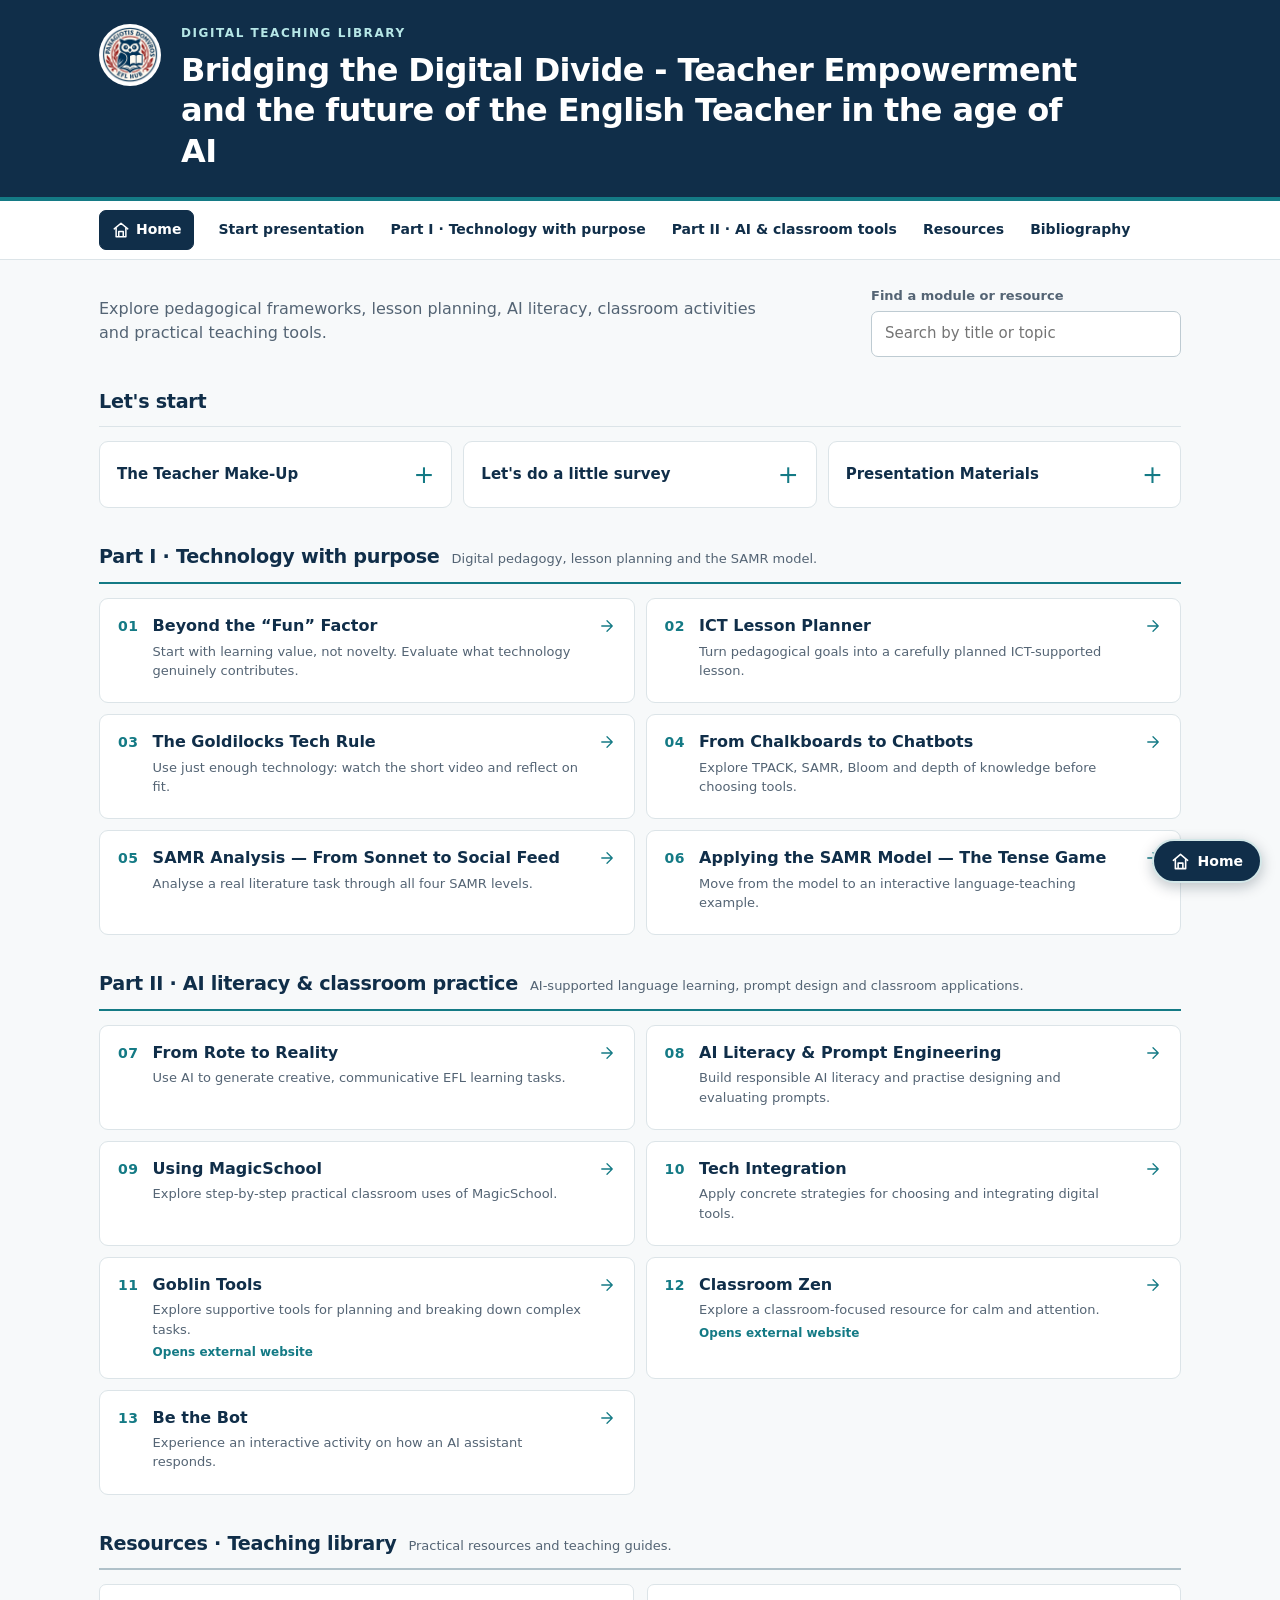
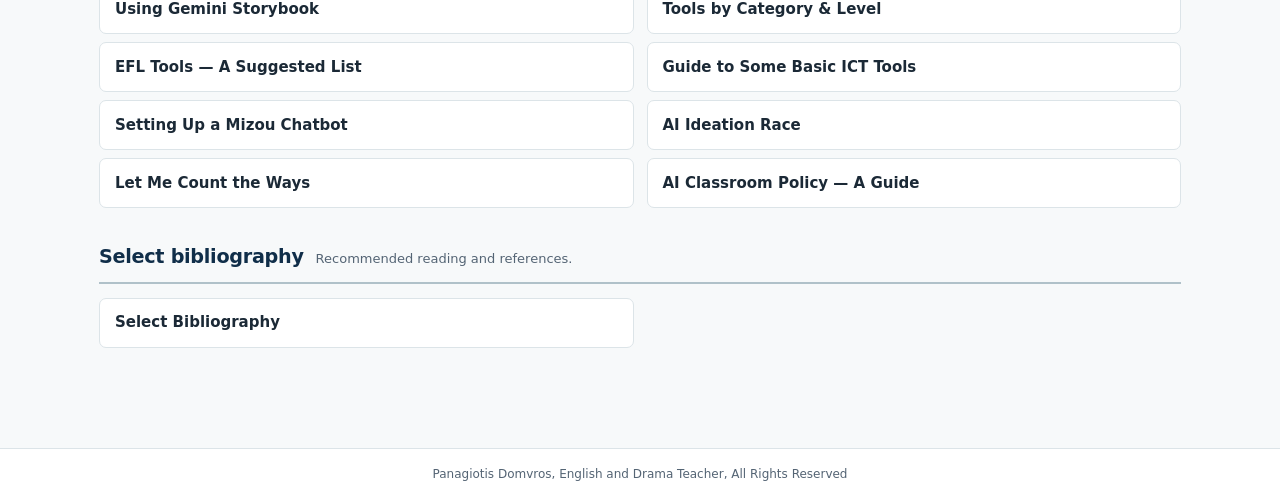
<file: index.html>
<!DOCTYPE html>

<html lang="en">
<head>
<meta charset="utf-8"/>
<meta content="width=device-width, initial-scale=1" name="viewport"/>
<meta content="Digital Teaching Library: pedagogical frameworks, interactive activities, classroom tools and reference guides for English teachers." name="description"/>
<title>Bridging the Digital Divide - Teacher Empowerment and the future of the English Teacher in the age of AI</title>
<style>
:root{--navy:#102e49;--teal:#147a85;--ink:#1b2936;--muted:#546474;--line:#dce4e8;--paper:#f7f9fa;--surface:#ffffff;--focus:#006cbe;}
*{box-sizing:border-box}
html{scroll-behavior:smooth}
body{margin:0;background:var(--paper);color:var(--ink);font-family:system-ui,-apple-system,BlinkMacSystemFont,"Segoe UI",Arial,sans-serif;line-height:1.55;font-size:16px}
a{color:inherit;text-decoration:none}
a:focus-visible,input:focus-visible{outline:3px solid var(--focus);outline-offset:4px}
.topbar{background:var(--navy);border-bottom:4px solid var(--teal);color:white}
.top-inner{max-width:1130px;margin:auto;padding:24px 24px 26px;display:flex;align-items:flex-start;gap:20px}
.brand-mark{flex:none;width:62px;height:62px;object-fit:contain;border-radius:50%;background:white}
.eyebrow{font-size:12px;letter-spacing:.13em;text-transform:uppercase;font-weight:760;color:#b6e7e7;margin:0 0 7px}
h1{font-size:clamp(1.25rem,2.55vw,2rem);line-height:1.27;letter-spacing:-.02em;margin:0;max-width:920px;font-weight:740}
nav{border-bottom:1px solid var(--line);background:var(--surface)}
.nav-inner{max-width:1130px;min-height:56px;margin:auto;padding:9px 24px;display:flex;gap:10px 26px;align-items:center;flex-wrap:wrap}
nav a{padding:7px 2px;font-size:14px;font-weight:650;color:var(--navy)}
nav a:hover{color:var(--teal);text-decoration:underline;text-underline-offset:5px}
main{max-width:1130px;margin:auto;padding:26px 24px 66px}
.intro{display:flex;gap:24px;align-items:center;justify-content:space-between;flex-wrap:wrap;margin-bottom:30px}
.intro p{margin:0;max-width:680px;color:var(--muted)}
.search-wrap{flex:0 1 310px;min-width:min(100%,235px)}
.search-wrap label{display:block;font-size:13px;font-weight:680;margin-bottom:5px;color:var(--muted)}
.search-wrap input{width:100%;font:inherit;font-size:15px;padding:10px 13px;background:var(--surface);color:var(--ink);border:1px solid #becbd2;border-radius:7px}
section{scroll-margin-top:24px;margin-bottom:34px}
.section-head{display:flex;gap:12px;align-items:baseline;border-bottom:1px solid var(--line);padding-bottom:10px;margin-bottom:14px}
h2{font-size:1.2rem;letter-spacing:-.015em;margin:0;color:var(--navy)}
.section-note{margin:0;color:var(--muted);font-size:13px}
.module-grid{display:grid;grid-template-columns:repeat(2,minmax(0,1fr));gap:11px}
.module{display:flex;align-items:flex-start;gap:14px;min-height:105px;padding:16px 18px;background:var(--surface);border:1px solid var(--line);border-radius:9px;transition:border-color .15s,background .15s}
.module:hover{border-color:var(--teal);background:#f2faf9}
.module-number{font-size:14px;color:var(--teal);font-weight:780;letter-spacing:.04em;line-height:1.7}
.module-copy{min-width:0;flex:1;display:flex;flex-direction:column;gap:5px}
.module-copy strong{color:var(--navy);font-size:16px;line-height:1.35}
.module-copy small{font-size:13px;line-height:1.48;color:var(--muted)}
.arrow{width:18px;height:18px;flex:none;stroke:var(--teal);stroke-width:1.7;stroke-linecap:round;stroke-linejoin:round;fill:none;margin-top:2px}
.resource-grid{display:grid;grid-template-columns:repeat(2,minmax(0,1fr));gap:8px 13px}
.resource{display:flex;align-items:center;justify-content:space-between;gap:14px;padding:12px 15px;background:var(--surface);border:1px solid var(--line);border-radius:7px;min-height:50px;font-size:15px;font-weight:560}
.resource:hover{border-color:var(--teal);background:#f2faf9}
.link-side{white-space:nowrap;color:var(--muted);font-size:11px;font-weight:450;display:inline-flex;align-items:center;gap:4px}
.link-side svg{height:13px;width:13px;stroke:currentColor;fill:none;stroke-width:1.7;stroke-linejoin:round;stroke-linecap:round}
.empty{display:none;color:var(--muted);padding:30px 0;text-align:center}
footer{border-top:1px solid var(--line);background:white;color:var(--muted);font-size:12px;text-align:center;padding:16px 10px}
[hidden]{display:none !important}
@media(max-width:680px){.top-inner{padding:18px 16px 20px;gap:12px}.brand-mark{height:45px;width:45px}h1{font-size:1.2rem}.nav-inner{padding:9px 16px;gap:3px 16px}main{padding:24px 16px 55px}.intro{gap:13px}.search-wrap{flex:1 1 100%}.module-grid,.resource-grid{grid-template-columns:minmax(0,1fr)}.module{min-height:88px;padding:14px}.section-head{flex-direction:column;gap:3px}.link-side{font-size:10px}}
@media(prefers-reduced-motion:reduce){html{scroll-behavior:auto}.module{transition:none}}

/* Opening activities: compact, native fold-out panels */
.start-grid{display:grid;grid-template-columns:repeat(3,minmax(0,1fr));gap:11px}
.start-panel{background:var(--surface);border:1px solid var(--line);border-radius:9px;overflow:hidden;align-self:start}
.start-panel[open]{border-color:#91bfc1}
.start-panel summary{list-style:none;display:flex;align-items:center;justify-content:space-between;gap:12px;min-height:65px;padding:15px 17px;color:var(--navy);font-size:15px;font-weight:680;cursor:pointer}
.start-panel summary::-webkit-details-marker{display:none}
.start-panel summary:hover{background:#f2faf9}
.start-panel summary:focus-visible{outline:3px solid var(--focus);outline-offset:-4px}
.start-panel summary::after{content:'+';color:var(--teal);font-size:25px;font-weight:400;line-height:1;flex:none}
.start-panel[open] summary::after{content:'−'}
.start-panel[open] summary{border-bottom:1px solid var(--line)}
.start-panel-body{padding:17px;display:flex;flex-direction:column;align-items:center;gap:11px}
.start-panel-body a.qr-link{display:block;line-height:0;border-radius:4px}
.start-panel-body a.qr-link:focus-visible{outline:3px solid var(--focus);outline-offset:4px}
.start-panel-body .qr-img{display:block;object-fit:contain;max-width:100%;width:205px;height:205px;background:#fff;image-rendering:auto}
.start-panel-body .open-link{font-size:14px;color:var(--teal);font-weight:650;text-decoration:underline;text-underline-offset:3px}
.start-panel-body .open-link:hover{color:var(--navy)}
@media(max-width:790px){.start-grid{grid-template-columns:1fr}.start-panel summary{min-height:55px}.start-panel-body .qr-img{width:200px;height:200px}}
</style>
<style>
/* Seminar pathway: two clear phases, retaining the 2027 visual identity. */
.module-grid .module{position:relative}
.external-caption{font-size:12px !important;color:var(--teal) !important;font-weight:650}
.section-head h2{font-weight:760}
#pedagogy .section-head, #ai-tools .section-head{border-bottom:2px solid var(--teal)}
#resources .section-head{border-bottom:2px solid #b0c1c9}
#bibliography .section-head{border-bottom:2px solid #b0c1c9}
@media(min-width:681px){nav .nav-inner{gap:10px 22px}}
</style>
<style>nav .site-index-home{display:inline-flex;align-items:center;gap:6px;background:#102e49;border:1px solid #102e49;color:#fff;padding:8px 12px;border-radius:7px;min-height:39px}nav .site-index-home:hover{background:#147a85;color:#fff;text-decoration:none}nav .site-index-home svg{height:18px;width:18px;stroke:currentColor;stroke-width:2;stroke-linecap:round;stroke-linejoin:round;fill:none}nav .site-index-home:focus-visible{outline:3px solid #147a85;outline-offset:3px}</style>
<link rel="stylesheet" href="site-home.css">
</head>
<body>
<header class="topbar" id="top"><div class="top-inner">
<img alt="Digital Teaching Library logo" class="brand-mark" src="assets/pdhub-logo.png"/>
<div><p class="eyebrow">Digital Teaching Library</p><h1>Bridging the Digital Divide - Teacher Empowerment and the future of the English Teacher in the age of AI</h1></div>
</div></header>
<nav aria-label="Page sections"><div class="nav-inner"><a class="site-index-home" href="#top" aria-label="Home — return to the top of the teaching library"><svg viewBox="0 0 24 24" aria-hidden="true"><path d="M3 10.5 12 3l9 7.5"/><path d="M5.5 9.5V21h13V9.5M9 21v-7h6v7"/></svg><span>Home</span></a><a href="#start">Start presentation</a><a href="#pedagogy">Part I · Technology with purpose</a><a href="#ai-tools">Part II · AI &amp; classroom tools</a><a href="#resources">Resources</a><a href="#bibliography">Bibliography</a></div></nav>
<main>
<div class="intro"><p>Explore pedagogical frameworks, lesson planning, AI literacy, classroom activities and practical teaching tools.</p>
<div class="search-wrap"><label for="find">Find a module or resource</label><input autocomplete="off" id="find" placeholder="Search by title or topic" type="search"/></div>
</div>

<section aria-labelledby="start-heading" class="filter-section" id="start">
<div class="section-head"><h2 id="start-heading">Let's start </h2><p class="section-note"></p></div>
<div class="start-grid">
<details class="start-panel" data-search="The Teacher Make-Up The Teacher Make-Up">
<summary>The Teacher Make-Up</summary>
<div class="start-panel-body">
<a aria-label="Open the activity – The Teacher Make-Up" class="qr-link" href="https://domvrosepimorfosi.github.io/teachermakeup/?lng=en" rel="noopener noreferrer" target="_blank"><img alt="QR code for The Teacher Make-Up" class="qr-img" height="205" loading="lazy" src="assets/teacher-make-up.png" width="205"/></a>
<a class="open-link" href="https://domvrosepimorfosi.github.io/teachermakeup/?lng=en" rel="noopener noreferrer" target="_blank">Open the activity</a>
</div></details>
<details class="start-panel" data-search="Let's do a little survey AnswerGarden Survey">
<summary>Let's do a little survey</summary>
<div class="start-panel-body">
<a aria-label="Open the survey – Let's do a little survey" class="qr-link" href="https://answergarden.ch/5081475" rel="noopener noreferrer" target="_blank"><img alt="QR code for Let's do a little survey" class="qr-img" height="205" loading="lazy" src="assets/answer-garden.png" width="205"/></a>
<a class="open-link" href="https://answergarden.ch/5081475" rel="noopener noreferrer" target="_blank">Open the survey</a>
</div></details>
<details class="start-panel" data-search="Presentation Materials Teaching Materials">
<summary>Presentation Materials</summary>
<div class="start-panel-body">
<a aria-label="Open materials – Presentation Materials" class="qr-link" href="https://domvrosepimorfosi.github.io/bdd-dissemination/" rel="noopener noreferrer" target="_blank"><img alt="QR code for Presentation Materials" class="qr-img" height="205" loading="lazy" src="assets/presentation-materials.png" width="205"/></a>
<a class="open-link" href="https://domvrosepimorfosi.github.io/bdd-dissemination/" rel="noopener noreferrer" target="_blank">Open materials</a>
</div></details>
</div></section><section aria-labelledby="pedagogy-heading" class="filter-section" id="pedagogy"><div class="section-head"><h2 id="pedagogy-heading">Part I · Technology with purpose</h2><p class="section-note">Digital pedagogy, lesson planning and the SAMR model.</p></div><div class="module-grid"><a class="module" data-search="01 Beyond the “Fun” Factor Start with learning value, not novelty. Evaluate what technology genuinely contributes." href="beyond-the-funfactor/index.html"><span class="module-number">01</span><span class="module-copy"><strong>Beyond the “Fun” Factor</strong><small>Start with learning value, not novelty. Evaluate what technology genuinely contributes.</small></span><svg aria-hidden="true" class="arrow" viewbox="0 0 24 24"><path d="M5 12h14m-7-7 7 7-7 7"></path></svg></a><a class="module" data-search="02 ICT Lesson Planner Turn pedagogical goals into a carefully planned ICT-supported lesson." href="ICT-LessonPlanner/index.html"><span class="module-number">02</span><span class="module-copy"><strong>ICT Lesson Planner</strong><small>Turn pedagogical goals into a carefully planned ICT-supported lesson.</small></span><svg aria-hidden="true" class="arrow" viewbox="0 0 24 24"><path d="M5 12h14m-7-7 7 7-7 7"></path></svg></a><a class="module" data-search="03 The Goldilocks Tech Rule Use just enough technology: watch the short video and reflect on fit." href="goldilocks-tech-rule/index.html"><span class="module-number">03</span><span class="module-copy"><strong>The Goldilocks Tech Rule</strong><small>Use just enough technology: watch the short video and reflect on fit.</small></span><svg aria-hidden="true" class="arrow" viewbox="0 0 24 24"><path d="M5 12h14m-7-7 7 7-7 7"></path></svg></a><a class="module" data-search="04 From Chalkboards to Chatbots Explore TPACK, SAMR, Bloom and depth of knowledge before choosing tools." href="Chalkboards-to-Chatbots/index.html"><span class="module-number">04</span><span class="module-copy"><strong>From Chalkboards to Chatbots</strong><small>Explore TPACK, SAMR, Bloom and depth of knowledge before choosing tools.</small></span><svg aria-hidden="true" class="arrow" viewbox="0 0 24 24"><path d="M5 12h14m-7-7 7 7-7 7"></path></svg></a><a class="module" data-search="05 SAMR Analysis — From Sonnet to Social Feed Analyse a real literature task through all four SAMR levels." href="SAMR-analysis-sonnet130/index.html"><span class="module-number">05</span><span class="module-copy"><strong>SAMR Analysis — From Sonnet to Social Feed</strong><small>Analyse a real literature task through all four SAMR levels.</small></span><svg aria-hidden="true" class="arrow" viewbox="0 0 24 24"><path d="M5 12h14m-7-7 7 7-7 7"></path></svg></a><a class="module" data-search="06 Applying the SAMR Model — The Tense Game Move from the model to an interactive language-teaching example." href="SAMR-tenses/index.html"><span class="module-number">06</span><span class="module-copy"><strong>Applying the SAMR Model — The Tense Game</strong><small>Move from the model to an interactive language-teaching example.</small></span><svg aria-hidden="true" class="arrow" viewbox="0 0 24 24"><path d="M5 12h14m-7-7 7 7-7 7"></path></svg></a></div></section><section aria-labelledby="ai-tools-heading" class="filter-section" id="ai-tools"><div class="section-head"><h2 id="ai-tools-heading">Part II · AI literacy &amp; classroom practice</h2><p class="section-note">AI-supported language learning, prompt design and classroom applications.</p></div><div class="module-grid"><a class="module" data-search="07 From Rote to Reality Use AI to generate creative, communicative EFL learning tasks." href="Rote-to-Reality/index.html"><span class="module-number">07</span><span class="module-copy"><strong>From Rote to Reality</strong><small>Use AI to generate creative, communicative EFL learning tasks.</small></span><svg aria-hidden="true" class="arrow" viewbox="0 0 24 24"><path d="M5 12h14m-7-7 7 7-7 7"></path></svg></a><a class="module" data-search="08 AI Literacy &amp; Prompt Engineering Build responsible AI literacy and practise designing and evaluating prompts." href="ai-literacy/index.html"><span class="module-number">08</span><span class="module-copy"><strong>AI Literacy &amp; Prompt Engineering</strong><small>Build responsible AI literacy and practise designing and evaluating prompts.</small></span><svg aria-hidden="true" class="arrow" viewbox="0 0 24 24"><path d="M5 12h14m-7-7 7 7-7 7"></path></svg></a><a class="module" data-search="09 Using MagicSchool Explore step-by-step practical classroom uses of MagicSchool." href="using-magicschool/index.html"><span class="module-number">09</span><span class="module-copy"><strong>Using MagicSchool</strong><small>Explore step-by-step practical classroom uses of MagicSchool.</small></span><svg aria-hidden="true" class="arrow" viewbox="0 0 24 24"><path d="M5 12h14m-7-7 7 7-7 7"></path></svg></a><a class="module" data-search="10 Tech Integration Apply concrete strategies for choosing and integrating digital tools." href="tech-integration/index.html"><span class="module-number">10</span><span class="module-copy"><strong>Tech Integration</strong><small>Apply concrete strategies for choosing and integrating digital tools.</small></span><svg aria-hidden="true" class="arrow" viewbox="0 0 24 24"><path d="M5 12h14m-7-7 7 7-7 7"></path></svg></a><a class="module" data-search="11 Goblin Tools Explore supportive tools for planning and breaking down complex tasks." href="https://goblin.tools/" rel="noopener noreferrer" target="_blank"><span class="module-number">11</span><span class="module-copy"><strong>Goblin Tools</strong><small>Explore supportive tools for planning and breaking down complex tasks.</small><small class="external-caption">Opens external website</small></span><svg aria-hidden="true" class="arrow" viewbox="0 0 24 24"><path d="M5 12h14m-7-7 7 7-7 7"></path></svg></a><a class="module" data-search="12 Classroom Zen Explore a classroom-focused resource for calm and attention." href="https://classroomzen.com/" rel="noopener noreferrer" target="_blank"><span class="module-number">12</span><span class="module-copy"><strong>Classroom Zen</strong><small>Explore a classroom-focused resource for calm and attention.</small><small class="external-caption">Opens external website</small></span><svg aria-hidden="true" class="arrow" viewbox="0 0 24 24"><path d="M5 12h14m-7-7 7 7-7 7"></path></svg></a><a class="module" data-search="13 Be the Bot Experience an interactive activity on how an AI assistant responds." href="be-the-bot/index.html"><span class="module-number">13</span><span class="module-copy"><strong>Be the Bot</strong><small>Experience an interactive activity on how an AI assistant responds.</small></span><svg aria-hidden="true" class="arrow" viewbox="0 0 24 24"><path d="M5 12h14m-7-7 7 7-7 7"></path></svg></a></div></section><section aria-labelledby="resources-heading" class="filter-section" id="resources"><div class="section-head"><h2 id="resources-heading">Resources · Teaching library</h2><p class="section-note">Practical resources and teaching guides.</p></div><div class="resource-grid"><a class="resource" data-search="Using Gemini Storybook" href="https://domvrosepimorfosi.github.io/using-storybook/" rel="noopener noreferrer" target="_blank"><span>Using Gemini Storybook</span><span class="link-side"></span></a><a class="resource" data-search="Tools by Category &amp; Level" href="https://domvrosepimorfosi.github.io/ict-tools-categorised/" rel="noopener noreferrer" target="_blank"><span>Tools by Category &amp; Level</span><span class="link-side"></span></a><a class="resource" data-search="EFL Tools — A Suggested List" href="https://domvrosepimorfosi.github.io/EFLTools-Suggested-List/" rel="noopener noreferrer" target="_blank"><span>EFL Tools — A Suggested List</span><span class="link-side"></span></a><a class="resource" data-search="Guide to Some Basic ICT Tools" href="https://domvrosepimorfosi.github.io/ict-tools-presentation/" rel="noopener noreferrer" target="_blank"><span>Guide to Some Basic ICT Tools</span><span class="link-side"></span></a><a class="resource" data-search="Setting Up a Mizou Chatbot" href="https://domvrosepimorfosi.github.io/mizou-chatbot/" rel="noopener noreferrer" target="_blank"><span>Setting Up a Mizou Chatbot</span><span class="link-side"></span></a><a class="resource" data-search="AI Ideation Race" href="https://domvrosepimorfosi.github.io/ai-ideation-race/" rel="noopener noreferrer" target="_blank"><span>AI Ideation Race</span><span class="link-side"></span></a><a class="resource" data-search="Let Me Count the Ways" href="https://domvrosepimorfosi.github.io/sonnet-letmecount/" rel="noopener noreferrer" target="_blank"><span>Let Me Count the Ways</span><span class="link-side"></span></a><a class="resource" data-search="AI Classroom Policy — A Guide" href="https://domvrosepimorfosi.github.io/AI-classroom-policy/" rel="noopener noreferrer" target="_blank"><span>AI Classroom Policy — A Guide</span><span class="link-side"></span></a></div></section><section aria-labelledby="bibliography-heading" class="filter-section" id="bibliography"><div class="section-head"><h2 id="bibliography-heading">Select bibliography</h2><p class="section-note">Recommended reading and references.</p></div><div class="resource-grid"><a class="resource" data-search="Select Bibliography" href="https://domvrosepimorfosi.github.io/bridging-divide-bibliography/" rel="noopener noreferrer" target="_blank"><span>Select Bibliography</span><span class="link-side"></span></a></div></section><p aria-live="polite" class="empty" id="empty" role="status">No matching modules or resources.</p></main>
<a class="site-home-floating" href="#top" aria-label="Home — return to the top of the main teaching library"><svg viewBox="0 0 24 24" aria-hidden="true"><path d="M3 10.5 12 3l9 7.5"/><path d="M5.5 9.5V21h13V9.5M9 21v-7h6v7"/></svg><span>Home</span></a>
<footer>Panagiotis Domvros, English and Drama Teacher, All Rights Reserved</footer>
<script>
const field=document.getElementById('find');
const entries=[...document.querySelectorAll('[data-search]')];
const groups=[...document.querySelectorAll('.filter-section')];
field.addEventListener('input',()=>{
 const term=field.value.toLocaleLowerCase().trim();
 let visible=0;
 entries.forEach(a=>{let matched=a.dataset.search.toLocaleLowerCase().includes(term);a.hidden=!matched;if(matched)visible++;});
 groups.forEach(g=>{g.hidden=![...g.querySelectorAll('[data-search]')].some(e=>!e.hidden);});
 document.getElementById('empty').style.display=visible?'none':'block';
});
</script></body>
</html>
</file>
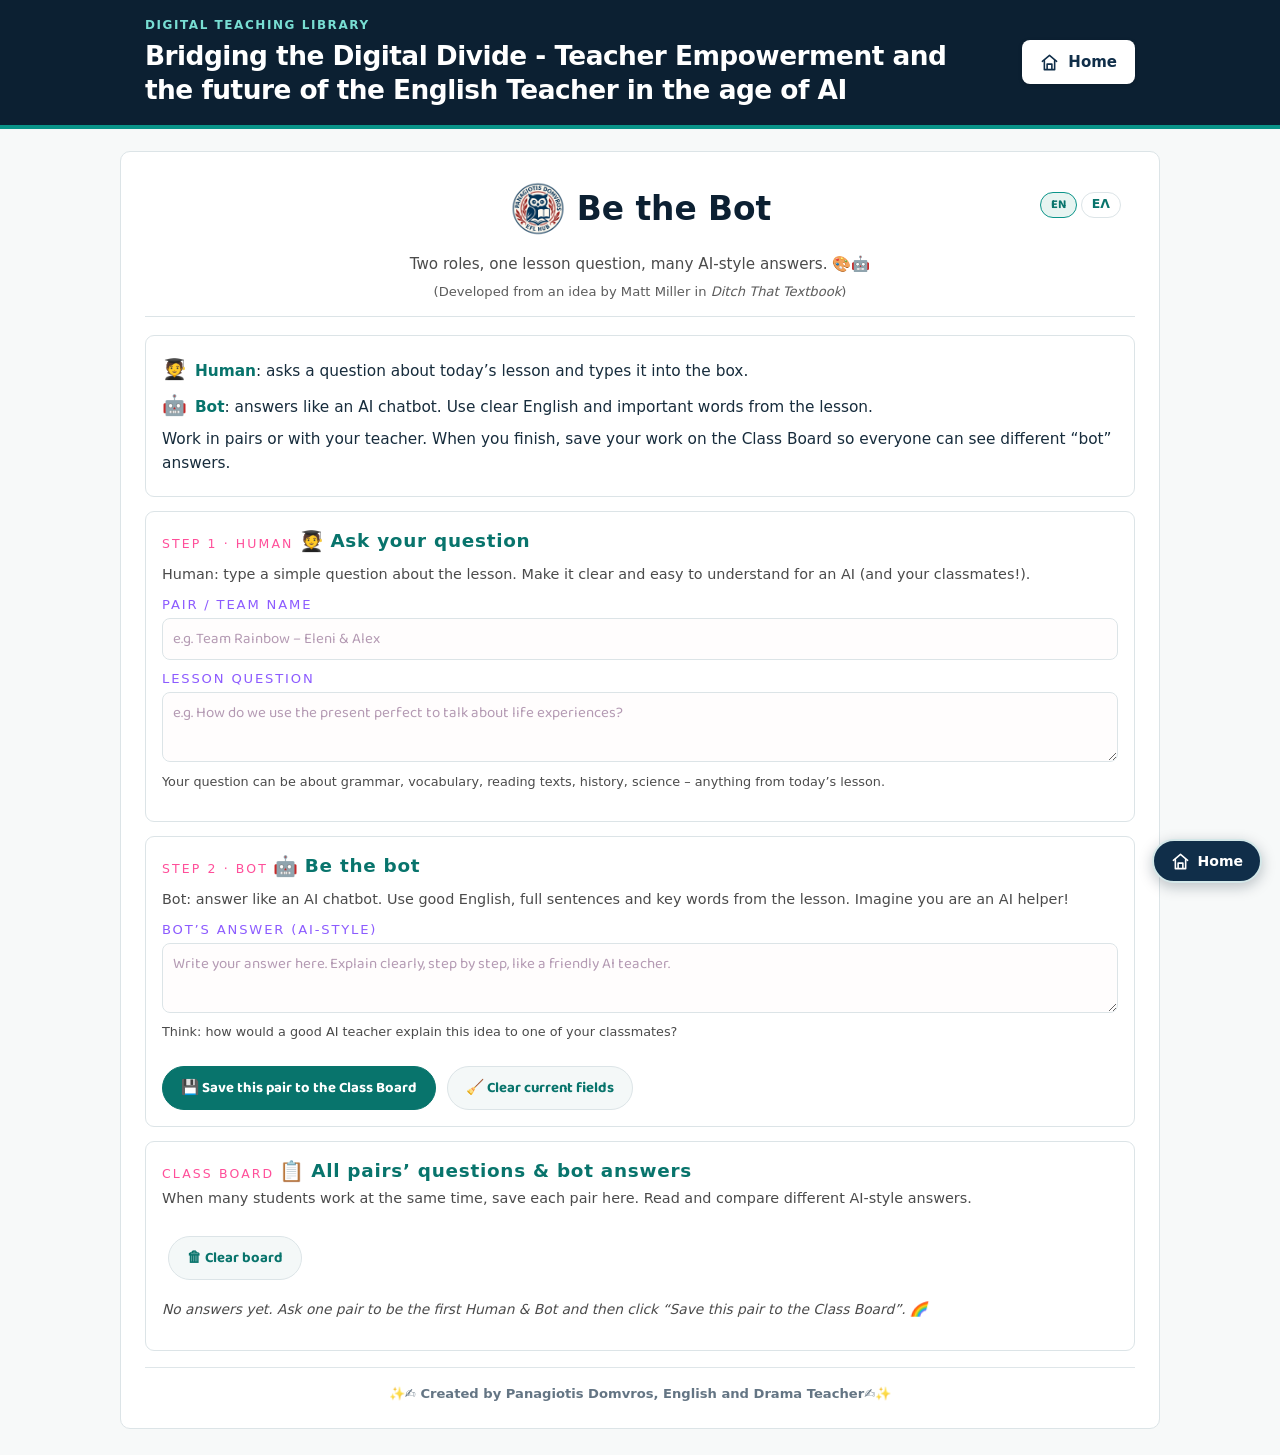
<file: be-the-bot/index.html>
<!DOCTYPE html>
<html lang="en" data-bdd-module="be-the-bot">
<head>
  <meta charset="UTF-8" />
  <title>Be the Bot – Colour Blast</title>
  <meta name="viewport" content="width=device-width, initial-scale=1.0" />
  <!-- Jazzy, playful fonts -->
  <link rel="preconnect" href="https://fonts.googleapis.com">
  <link rel="preconnect" href="https://fonts.gstatic.com" crossorigin>
  <link href="https://fonts.googleapis.com/css2?family=Baloo+2:wght@400;600;700&family=Lilita+One&display=swap" rel="stylesheet">
  <style>
    :root {
      --bg1: #fff7ad;
      --bg2: #ffa9f9;
      --bg3: #9bfffb;
      --bg4: #ffecd2;

      --card-1: #ffffff;

      --accent-pink: #ff4f9a;
      --accent-purple: #8c5bff;
      --accent-yellow: #ffb800;
      --accent-cyan: #00d4ff;
      --accent-lime: #2bdc71;

      --text: #2b1b2f;
      --text-soft: #4b4b4b;

      --radius: 20px;
      --shadow-soft: 0 12px 30px rgba(0, 0, 0, 0.12);
    }

    * {
      box-sizing: border-box;
    }

    body {
      margin: 0;
      min-height: 100vh;
      font-family: "Baloo 2", system-ui, -apple-system, BlinkMacSystemFont, "Segoe UI", sans-serif;
      color: var(--text);
      background:
        radial-gradient(circle at 0% 0%, var(--bg1), transparent 45%),
        radial-gradient(circle at 100% 0%, var(--bg2), transparent 45%),
        radial-gradient(circle at 0% 100%, var(--bg3), transparent 45%),
        radial-gradient(circle at 100% 100%, var(--bg4), transparent 45%),
        linear-gradient(135deg, #fffaf0, #ffe8ff);
      overflow-x: hidden;
    }

    body::before {
      content: "";
      position: fixed;
      inset: -80px;
      background-image:
        radial-gradient(circle at 10% 20%, rgba(255, 255, 255, 0.4) 0, transparent 50%),
        radial-gradient(circle at 80% 30%, rgba(255, 255, 255, 0.4) 0, transparent 50%);
      mix-blend-mode: screen;
      pointer-events: none;
      opacity: 0.8;
      z-index: -1;
    }

    .container {
      max-width: 1040px;
      margin: 0 auto;
      padding: 22px 14px 40px;
      position: relative;
    }

    /* Header */

    header {
      text-align: center;
      margin-bottom: 16px;
      position: relative;
    }

    header::before {
      content: "★";
      position: absolute;
      left: 6%;
      top: 0;
      font-size: 2rem;
      color: var(--accent-yellow);
      transform: rotate(-15deg);
    }

    header::after {
      content: "★";
      position: absolute;
      right: 6%;
      top: 10px;
      font-size: 2.2rem;
      color: var(--accent-cyan);
      transform: rotate(18deg);
    }

    .lang-toggle {
      position: absolute;
      top: 6px;
      right: 14px;
      display: flex;
      gap: 4px;
      z-index: 2;
    }

    .lang-btn {
      border-radius: 999px;
      border: 2px solid #ff9ff3;
      background: #ffffff;
      padding: 2px 10px;
      font-size: 0.78rem;
      font-family: "Baloo 2", system-ui, sans-serif;
      font-weight: 700;
      cursor: pointer;
      color: var(--accent-purple);
      box-shadow: 0 4px 10px rgba(0, 0, 0, 0.12);
      transition: transform 0.08s ease, box-shadow 0.12s ease, background 0.16s ease, filter 0.1s ease;
    }

    .lang-btn:hover {
      filter: brightness(1.05);
    }

    .lang-btn.lang-active {
      background: linear-gradient(135deg, #ff9ff3, #feca57);
      color: #2b1b2f;
      box-shadow: 0 6px 14px rgba(0,0,0,0.2);
    }

    .header-main {
      display: inline-flex;
      align-items: center;
      justify-content: center;
      gap: 10px;
      margin-bottom: 4px;
      padding: 4px 10px;
      border-radius: 999px;
      background: rgba(255, 255, 255, 0.6);
      box-shadow: 0 6px 16px rgba(0,0,0,0.15);
    }

    .header-logo {
      width: 70px;
      height: auto;
      display: block;
      filter: drop-shadow(0 4px 8px rgba(0,0,0,0.2));
    }

    header h1 {
      margin: 0;
      font-family: "Lilita One", system-ui, sans-serif;
      font-size: clamp(1.7rem, 2.4vw + 1.3rem, 2.4rem);
      letter-spacing: 0.12em;
      text-transform: uppercase;
      color: var(--accent-purple);
      text-shadow:
        2px 2px 0 #ffffff,
        4px 4px 0 rgba(0,0,0,0.16);
      white-space: nowrap;
    }

    header p {
      margin: 6px 0 0;
      font-size: 0.95rem;
      color: var(--text-soft);
    }

    .source-note {
      margin: 4px 0 0;
      font-size: 0.82rem;
      color: var(--text-soft);
      opacity: 0.9;
    }

    /* Cards */

    .card,
    .roles-box {
      border-radius: var(--radius);
      padding: 13px 16px 16px;
      box-shadow: var(--shadow-soft);
      position: relative;
      overflow: hidden;
      background: var(--card-1);
    }

    .roles-box {
      background: linear-gradient(135deg, #fff0f6, #fffbea);
      border: 3px dashed #ffb4d3;
      margin-bottom: 14px;
    }

    .roles-box::before {
      content: "🎉";
      position: absolute;
      right: 12px;
      top: 10px;
      font-size: 1.6rem;
      opacity: 0.9;
    }

    .roles-box p {
      margin: 4px 0;
      font-size: 0.96rem;
    }

    .roles-box strong {
      color: var(--accent-purple);
    }

    .roles-box span.emoji {
      font-size: 1.25rem;
      margin-right: 3px;
    }

    .card {
      margin-bottom: 14px;
      border: 3px solid #ffffff;
    }

    .card:nth-of-type(2) {
      background: radial-gradient(circle at top left, #ffe6ff, #ffffff);
      border-color: #ffbadb;
    }

    .card:nth-of-type(3) {
      background: radial-gradient(circle at top right, #e5fffa, #ffffff);
      border-color: #92ffd9;
    }

    .card:nth-of-type(4) {
      background: radial-gradient(circle at bottom, #fff6e3, #ffffff);
      border-color: #ffe09c;
    }

    .card::before {
      content: "";
      position: absolute;
      width: 130px;
      height: 130px;
      border-radius: 50%;
      background: radial-gradient(circle, rgba(255,255,255,0.7), transparent);
      top: -40px;
      right: -30px;
      opacity: 0.7;
      pointer-events: none;
    }

    .eyebrow {
      display: inline-block;
      font-size: 0.78rem;
      text-transform: uppercase;
      letter-spacing: 0.17em;
      color: var(--accent-pink);
      margin-bottom: 3px;
    }

    h2 {
      margin: 0 0 6px;
      font-size: 1.15rem;
      color: var(--accent-purple);
      font-family: "Lilita One", system-ui, sans-serif;
      letter-spacing: 0.04em;
      display: inline-flex;
      align-items: center;
      gap: 6px;
    }

    h2 span.emoji {
      font-size: 1.25rem;
    }

    p.sub {
      margin: 0 0 6px;
      font-size: 0.9rem;
      color: var(--text-soft);
    }

    label {
      display: block;
      margin: 8px 0 3px;
      font-size: 0.82rem;
      text-transform: uppercase;
      letter-spacing: 0.14em;
      color: var(--accent-purple);
    }

    input[type="text"],
    textarea {
      width: 100%;
      border-radius: 14px;
      border: 2px solid #ffd5f2;
      background: #fffdfd;
      padding: 8px 10px;
      font-size: 0.94rem;
      font-family: "Baloo 2", system-ui, sans-serif;
      resize: vertical;
      min-height: 40px;
      outline: none;
      transition: border 0.16s ease, box-shadow 0.16s ease, background 0.16s ease, transform 0.05s ease;
    }

    textarea {
      min-height: 70px;
      max-height: 230px;
    }

    input::placeholder,
    textarea::placeholder {
      color: #b49ab3;
    }

    input:focus,
    textarea:focus {
      border-color: var(--accent-cyan);
      background: #ffffff;
      box-shadow: 0 0 0 3px rgba(0,212,255,0.25);
      transform: translateY(-1px);
    }

    .small-hint {
      font-size: 0.8rem;
      color: var(--text-soft);
      margin-top: 2px;
    }

    /* Buttons */

    button {
      border: none;
      border-radius: 999px;
      padding: 9px 18px;
      font-size: 0.92rem;
      font-weight: 700;
      font-family: "Baloo 2", system-ui, sans-serif;
      cursor: pointer;
      margin-top: 10px;
      display: inline-flex;
      align-items: center;
      gap: 6px;
      transition: transform 0.08s ease, box-shadow 0.12s ease, background 0.16s ease, filter 0.1s ease;
    }

    button:active {
      transform: translateY(1px) scale(0.98);
      box-shadow: none;
      filter: brightness(0.98);
    }

    .btn-primary {
      background: linear-gradient(135deg, var(--accent-pink), var(--accent-yellow));
      color: #2b1b2f;
      box-shadow: 0 10px 24px rgba(255, 79, 154, 0.5);
    }

    .btn-primary:hover {
      background: linear-gradient(135deg, var(--accent-yellow), var(--accent-pink));
      box-shadow: 0 12px 28px rgba(255, 184, 0, 0.55);
    }

    .btn-secondary {
      background: linear-gradient(135deg, #ffffff, #e7f7ff);
      color: var(--accent-purple);
      border: 2px solid var(--accent-cyan);
      box-shadow: 0 6px 16px rgba(0,0,0,0.15);
      margin-left: 6px;
    }

    .btn-secondary:hover {
      background: linear-gradient(135deg, #e7f7ff, #ffffff);
    }

    /* Board */

    .board-header {
      display: flex;
      align-items: center;
      justify-content: space-between;
      gap: 10px;
      flex-wrap: wrap;
    }

    .board-header h2 {
      margin-bottom: 0;
    }

    .board-header-controls {
      display: flex;
      align-items: center;
      gap: 6px;
    }

    .board-list {
      margin-top: 10px;
      display: grid;
      grid-template-columns: repeat(auto-fit, minmax(240px, 1fr));
      gap: 10px;
    }

    .board-item {
      border-radius: 16px;
      padding: 8px 10px;
      font-size: 0.88rem;
      position: relative;
      background: linear-gradient(135deg, #fffdf2, #ffe9ff);
      border: 2px dashed #ffd3ea;
      box-shadow: 0 6px 16px rgba(0,0,0,0.1);
    }

    .board-item::before {
      content: "✦";
      position: absolute;
      right: 8px;
      top: 6px;
      font-size: 1.2rem;
      color: var(--accent-yellow);
      opacity: 0.8;
    }

    .board-item h3 {
      margin: 0 0 4px;
      font-size: 0.96rem;
      font-family: "Lilita One", system-ui, sans-serif;
      color: var(--accent-purple);
      display: flex;
      align-items: center;
      gap: 4px;
      flex-wrap: wrap;
    }

    .board-item span.badge {
      display: inline-block;
      font-size: 0.78rem;
      padding: 2px 7px;
      border-radius: 999px;
      background: linear-gradient(135deg, var(--accent-cyan), var(--accent-lime));
      color: #1b263b;
    }

    .board-label {
      font-weight: 700;
      color: var(--text-soft);
    }

    .board-empty {
      margin-top: 8px;
      font-size: 0.86rem;
      color: var(--text-soft);
      font-style: italic;
    }

    footer {
      margin-top: 16px;
      text-align: center;
      font-size: 0.82rem;
      color: var(--text-soft);
      opacity: 0.9;
    }
  </style>
<link rel="stylesheet" href="bdd-module-theme.css">
<link rel="stylesheet" href="../site-home.css">
</head>
<body>
<div class="library-banner" role="region" aria-label="Digital Teaching Library identity">
  <div class="library-banner-inner">
    <div class="site-home-heading">
<div class="library-eyebrow">Digital Teaching Library</div>
    <div class="library-full-title">Bridging the Digital Divide - Teacher Empowerment and the future of the English Teacher in the age of AI</div>
</div>
<a class="site-home-button" href="../index.html" aria-label="Home — return to the main teaching library"><svg viewBox="0 0 24 24" aria-hidden="true"><path d="M3 10.5 12 3l9 7.5"/><path d="M5.5 9.5V21h13V9.5M9 21v-7h6v7"/></svg><span>Home</span></a>
  </div>
</div>
  <div class="container">
    <header>
      <div class="lang-toggle">
        <button id="langEnBtn" class="lang-btn lang-active">EN</button>
        <button id="langElBtn" class="lang-btn">ΕΛ</button>
      </div>

      <div class="header-main">
        <img id="headerLogo" src="../assets/pdhub-logo.png" alt="PD Hub Logo" class="header-logo">
        <h1 data-i18n="title">Be the Bot</h1>
      </div>

      <p data-i18n="subtitle">
        Two roles, one lesson question, many AI-style answers. 🎨🤖
      </p>
      <p class="source-note">
        (Developed from an idea by Matt Miller in <em>Ditch That Textbook</em>)
      </p>
    </header>

    <section class="roles-box">
      <p>
        <span class="emoji">🧑‍🎓</span>
        <strong>Human</strong>:
        <span data-i18n="rolesHuman">
          asks a question about today’s lesson and types it into the box.
        </span>
      </p>
      <p>
        <span class="emoji">🤖</span>
        <strong>Bot</strong>:
        <span data-i18n="rolesBot">
          answers like an AI chatbot. Use clear English and important words from the lesson.
        </span>
      </p>
      <p style="margin-top:6px;" data-i18n="rolesWork">
        Work in pairs or with your teacher. When you finish, save your work on the Class Board so everyone can see
        different “bot” answers.
      </p>
    </section>

    <!-- STEP 1 – HUMAN -->
    <section class="card">
      <span class="eyebrow" data-i18n="step1Eyebrow">Step 1 · Human</span>
      <h2>
        <span class="emoji">🧑‍🎓</span>
        <span data-i18n="step1Title">Ask your question</span>
      </h2>
      <p class="sub" data-i18n="step1Sub">
        Human: type a simple question about the lesson. Make it clear and easy to understand for an AI (and your classmates!).
      </p>

      <label for="teamInput" data-i18n="teamLabel">Pair / team name</label>
      <input id="teamInput" type="text" placeholder="e.g. Team Rainbow – Eleni & Alex" />

      <label for="questionInput" data-i18n="questionLabel">Lesson question</label>
      <textarea id="questionInput"
        placeholder="e.g. How do we use the present perfect to talk about life experiences?"></textarea>
      <p class="small-hint" data-i18n="questionHint">
        Your question can be about grammar, vocabulary, reading texts, history, science – anything from today’s lesson.
      </p>
    </section>

    <!-- STEP 2 – BOT -->
    <section class="card">
      <span class="eyebrow" data-i18n="step2Eyebrow">Step 2 · Bot</span>
      <h2>
        <span class="emoji">🤖</span>
        <span data-i18n="step2Title">Be the bot</span>
      </h2>
      <p class="sub" data-i18n="step2Sub">
        Bot: answer like an AI chatbot. Use good English, full sentences and key words from the lesson.
        Imagine you are an AI helper!
      </p>

      <label for="botAnswerInput" data-i18n="botAnswerLabel">Bot’s answer (AI-style)</label>
      <textarea id="botAnswerInput"
        placeholder="Write your answer here. Explain clearly, step by step, like a friendly AI teacher."></textarea>
      <p class="small-hint" data-i18n="botHint">
        Think: how would a good AI teacher explain this idea to one of your classmates?
      </p>

      <button id="saveToBoardBtn" class="btn-primary" data-i18n="saveButton">
        💾 Save this pair to the Class Board
      </button>
      <button id="clearCurrentBtn" class="btn-secondary" data-i18n="clearCurrentButton">
        🧹 Clear current fields
      </button>
    </section>

    <!-- CLASS BOARD -->
    <section class="card">
      <div class="board-header">
        <div>
          <span class="eyebrow" data-i18n="boardEyebrow">Class board</span>
          <h2>
            <span class="emoji">📋</span>
            <span data-i18n="boardTitle">All pairs’ questions & bot answers</span>
          </h2>
          <p class="sub" data-i18n="boardSub">
            When many students work at the same time, save each pair here.
            Read and compare different AI-style answers.
          </p>
        </div>
        <div class="board-header-controls">
          <button id="clearBoardBtn" class="btn-secondary" data-i18n="clearBoardButton">
            🗑 Clear board
          </button>
        </div>
      </div>

      <div id="boardList" class="board-list"></div>
      <p id="boardEmpty" class="board-empty" data-i18n="boardEmpty">
        No answers yet. Ask one pair to be the first Human & Bot and then click “Save this pair to the Class Board”. 🌈
      </p>
    </section>

    <footer data-i18n="footer">
      ✨✍️ Created by Panagiotis Domvros, English and Drama Teacher✍️✨
    </footer>
  </div>

  <script>
    (function () {
      // DOM elements
      const teamInput = document.getElementById('teamInput');
      const questionInput = document.getElementById('questionInput');
      const botAnswerInput = document.getElementById('botAnswerInput');

      const saveToBoardBtn = document.getElementById('saveToBoardBtn');
      const clearCurrentBtn = document.getElementById('clearCurrentBtn');
      const clearBoardBtn = document.getElementById('clearBoardBtn');

      const boardList = document.getElementById('boardList');
      const boardEmpty = document.getElementById('boardEmpty');

      const langEnBtn = document.getElementById('langEnBtn');
      const langElBtn = document.getElementById('langElBtn');
      const headerLogo = document.getElementById('headerLogo');

      const translations = {
        en: {
          title: 'Be the Bot',
          subtitle: 'Two roles, one lesson question, many AI-style answers. 🎨🤖',
          rolesHuman: 'asks a question about today’s lesson and types it into the box.',
          rolesBot: 'answers like an AI chatbot. Use clear English and important words from the lesson.',
          rolesWork: 'Work in pairs or with your teacher. When you finish, save your work on the Class Board so everyone can see different “bot” answers.',
          step1Eyebrow: 'Step 1 · Human',
          step1Title: 'Ask your question',
          step1Sub: 'Human: type a simple question about the lesson. Make it clear and easy to understand for an AI (and your classmates!).',
          teamLabel: 'Pair / team name',
          questionLabel: 'Lesson question',
          questionHint: 'Your question can be about grammar, vocabulary, reading texts, history, science – anything from today’s lesson.',
          step2Eyebrow: 'Step 2 · Bot',
          step2Title: 'Be the bot',
          step2Sub: 'Bot: answer like an AI chatbot. Use good English, full sentences and key words from the lesson. Imagine you are an AI helper!',
          botAnswerLabel: 'Bot’s answer (AI-style)',
          botHint: 'Think: how would a good AI teacher explain this idea to one of your classmates?',
          saveButton: '💾 Save this pair to the Class Board',
          clearCurrentButton: '🧹 Clear current fields',
          boardEyebrow: 'Class board',
          boardTitle: 'All pairs’ questions & bot answers',
          boardSub: 'When many students work at the same time, save each pair here. Read and compare different AI-style answers.',
          clearBoardButton: '🗑 Clear board',
          boardEmpty: 'No answers yet. Ask one pair to be the first Human & Bot and then click “Save this pair to the Class Board”. 🌈',
          footer: '✨✍️ Created by Panagiotis Domvros, English and Drama Teacher✍️✨',
          teamPlaceholder: 'e.g. Team Rainbow – Eleni & Alex',
          questionPlaceholder: 'e.g. How do we use the present perfect to talk about life experiences?',
          botAnswerPlaceholder: 'Write your answer here. Explain clearly, step by step, like a friendly AI teacher.',
          boardQuestionLabel: 'Question:',
          boardBotAnswerLabel: 'Bot answer:',
          pairPrefix: 'Pair',
          pairFallbackPrefix: 'Pair',
          alertMissingFields: 'Please fill in at least: team name, question and bot answer.',
          clearCurrentConfirm: 'Clear the current Human & Bot fields?',
          clearBoardConfirm: 'Clear the entire Class Board?',
          logoSrc: '../assets/pdhub-logo.png',
          logoAlt: 'PD Hub Logo'
        },
        el: {
          title: 'ΓΙΝΕ το Bot',
          subtitle: 'Δύο ρόλοι, μία ερώτηση μαθήματος, πολλές απαντήσεις τύπου AI. 🎨🤖',
          rolesHuman: 'κάνει μια ερώτηση για το σημερινό μάθημα και τη γράφει στο πλαίσιο.',
          rolesBot: 'απαντά σαν chatbot τεχνητής νοημοσύνης. Χρησιμοποίησε καθαρά Ελληνικά και βασικό λεξιλόγιο του μαθήματος.',
          rolesWork: 'Δούλεψε σε ζευγάρια ή με τον/την καθηγητή/τριά σου. Όταν τελειώσετε, σώστε τη δουλειά σας στον Πίνακα Τάξης για να δουν όλοι τις διαφορετικές απαντήσεις «bot».',
          step1Eyebrow: 'Βήμα 1 · Άνθρωπος',
          step1Title: 'Κάνε την ερώτηση',
          step1Sub: 'Human: γράψε μια απλή ερώτηση για το μάθημα. Κάνε την καθαρή και εύκολη για να την καταλάβει ένα AI (και οι συμμαθητές σου!).',
          teamLabel: 'Όνομα ζευγαριού / ομάδας',
          questionLabel: 'Ερώτηση μαθήματος',
          questionHint: 'Η ερώτηση μπορεί να αφορά γραμματική, λεξιλόγιο, κείμενα κατανόησης, ιστορία, φυσική – οτιδήποτε από το σημερινό μάθημα.',
          step2Eyebrow: 'Βήμα 2 · Bot',
          step2Title: 'Γίνε το bot',
          step2Sub: 'Bot: απάντησε σαν chatbot τεχνητής νοημοσύνης. Χρησιμοποίησε σωστά Ελληνικά, ολόκληρες προτάσεις και βασικές λέξεις του μαθήματος. Φαντάσου ότι είσαι ένας βοηθός AI!',
          botAnswerLabel: 'Απάντηση Bot (τύπου AI)',
          botHint: 'Σκέψου: πώς θα εξηγούσε ένας καλός AI δάσκαλος αυτή την ιδέα σε έναν συμμαθητή σου;',
          saveButton: '💾 Αποθήκευσε το ζευγάρι στον Πίνακα Τάξης',
          clearCurrentButton: '🧹 Καθάρισε τα πεδία ζευγαριού',
          boardEyebrow: 'Πίνακας τάξης',
          boardTitle: 'Όλες οι ερωτήσεις και οι απαντήσεις των ζευγαριών',
          boardSub: 'Όταν δουλεύουν πολλά ζευγάρια ταυτόχρονα, αποθηκεύστε εδώ κάθε ζευγάρι. Διαβάστε και συγκρίνετε τις διαφορετικές απαντήσεις τύπου AI.',
          clearBoardButton: '🗑 Καθάρισε τον πίνακα',
          boardEmpty: 'Δεν υπάρχουν ακόμη απαντήσεις. Ζήτησε από ένα ζευγάρι να γίνει το πρώτο Human & Bot και μετά πάτησε «Αποθήκευση στον Πίνακα Τάξης». 🌈',
          footer: '✨✍️ Δημιουργία: Παναγιώτης Δόμβρος, Εκπαιδευτικός Αγγλικών-Θεατρολόγος✍️✨',
          teamPlaceholder: 'π.χ. Ομάδα Ουράνιο Τόξο – Ελένη & Άλεξ',
          questionPlaceholder: 'π.χ. Πώς χρησιμοποιούμε τον present perfect για εμπειρίες ζωής;',
          botAnswerPlaceholder: 'Γράψε εδώ την απάντησή σου. Εξήγησε καθαρά, βήμα-βήμα, σαν φιλικός AI teacher.',
          boardQuestionLabel: 'Ερώτηση:',
          boardBotAnswerLabel: 'Απάντηση Bot:',
          pairPrefix: 'Ζευγάρι',
          pairFallbackPrefix: 'Ζευγάρι',
          alertMissingFields: 'Συμπλήρωσε τουλάχιστον: όνομα ομάδας, ερώτηση και απάντηση Bot.',
          clearCurrentConfirm: 'Να καθαρίσουν τα τωρινά πεδία Human & Bot;',
          clearBoardConfirm: 'Να καθαρίσει όλος ο Πίνακας Τάξης;',
          logoSrc: 'greek logo.png',
          logoAlt: 'Λογότυπο PD Hub (Ελληνικά)'
        }
      };

      function escapeHtml(text) {
        const div = document.createElement('div');
        div.textContent = text;
        return div.innerHTML;
      }

      let boardItems = [];
      let currentLang = 'en';

      function renderBoard() {
        const t = translations[currentLang];
        boardList.innerHTML = '';

        if (!boardItems.length) {
          boardEmpty.style.display = 'block';
          return;
        }

        boardEmpty.style.display = 'none';

        boardItems.forEach((item, index) => {
          const wrapper = document.createElement('div');
          wrapper.className = 'board-item';

          const title = document.createElement('h3');
          const teamText = item.team || (t.pairFallbackPrefix + ' ' + (index + 1));
          title.innerHTML =
            escapeHtml(teamText) +
            '<span class="badge">' + t.pairPrefix + ' ' + (index + 1) + '</span>';
          wrapper.appendChild(title);

          const q = document.createElement('p');
          q.innerHTML =
            '<span class="board-label">' + t.boardQuestionLabel + '</span> ' +
            escapeHtml(item.question || '—');
          wrapper.appendChild(q);

          const a = document.createElement('p');
          a.innerHTML =
            '<span class="board-label">' + t.boardBotAnswerLabel + '</span> ' +
            escapeHtml(item.botAnswer || '—');
          wrapper.appendChild(a);

          boardList.appendChild(wrapper);
        });
      }

      function applyTranslations() {
        const t = translations[currentLang];

        document.querySelector('[data-i18n="title"]').textContent = t.title;
        document.querySelector('[data-i18n="subtitle"]').textContent = t.subtitle;

        document.querySelector('[data-i18n="rolesHuman"]').textContent = t.rolesHuman;
        document.querySelector('[data-i18n="rolesBot"]').textContent = t.rolesBot;
        document.querySelector('[data-i18n="rolesWork"]').textContent = t.rolesWork;

        document.querySelector('[data-i18n="step1Eyebrow"]').textContent = t.step1Eyebrow;
        document.querySelector('[data-i18n="step1Title"]').textContent = t.step1Title;
        document.querySelector('[data-i18n="step1Sub"]').textContent = t.step1Sub;
        document.querySelector('[data-i18n="teamLabel"]').textContent = t.teamLabel;
        document.querySelector('[data-i18n="questionLabel"]').textContent = t.questionLabel;
        document.querySelector('[data-i18n="questionHint"]').textContent = t.questionHint;

        document.querySelector('[data-i18n="step2Eyebrow"]').textContent = t.step2Eyebrow;
        document.querySelector('[data-i18n="step2Title"]').textContent = t.step2Title;
        document.querySelector('[data-i18n="step2Sub"]').textContent = t.step2Sub;
        document.querySelector('[data-i18n="botAnswerLabel"]').textContent = t.botAnswerLabel;
        document.querySelector('[data-i18n="botHint"]').textContent = t.botHint;

        document.querySelector('[data-i18n="saveButton"]').textContent = t.saveButton;
        document.querySelector('[data-i18n="clearCurrentButton"]').textContent = t.clearCurrentButton;

        document.querySelector('[data-i18n="boardEyebrow"]').textContent = t.boardEyebrow;
        document.querySelector('[data-i18n="boardTitle"]').textContent = t.boardTitle;
        document.querySelector('[data-i18n="boardSub"]').textContent = t.boardSub;
        document.querySelector('[data-i18n="clearBoardButton"]').textContent = t.clearBoardButton;
        document.querySelector('[data-i18n="boardEmpty"]').textContent = t.boardEmpty;

        document.querySelector('[data-i18n="footer"]').textContent = t.footer;

        teamInput.placeholder = t.teamPlaceholder;
        questionInput.placeholder = t.questionPlaceholder;
        botAnswerInput.placeholder = t.botAnswerPlaceholder;

        headerLogo.src = t.logoSrc;
        headerLogo.alt = t.logoAlt;

        // Toggle button styles
        langEnBtn.classList.toggle('lang-active', currentLang === 'en');
        langElBtn.classList.toggle('lang-active', currentLang === 'el');

        renderBoard();
      }

      // Event listeners
      saveToBoardBtn.addEventListener('click', () => {
        const t = translations[currentLang];
        const team = teamInput.value.trim();
        const question = questionInput.value.trim();
        const botAnswer = botAnswerInput.value.trim();

        if (!team || !question || !botAnswer) {
          alert(t.alertMissingFields);
          return;
        }

        boardItems.push({ team, question, botAnswer });
        renderBoard();

        // Clear fields for the next pair
        teamInput.value = '';
        questionInput.value = '';
        botAnswerInput.value = '';
        questionInput.focus();
      });

      clearCurrentBtn.addEventListener('click', () => {
        const t = translations[currentLang];
        if (!confirm(t.clearCurrentConfirm)) return;
        teamInput.value = '';
        questionInput.value = '';
        botAnswerInput.value = '';
      });

      clearBoardBtn.addEventListener('click', () => {
        const t = translations[currentLang];
        if (!confirm(t.clearBoardConfirm)) return;
        boardItems = [];
        renderBoard();
      });

      langEnBtn.addEventListener('click', () => {
        currentLang = 'en';
        applyTranslations();
      });

      langElBtn.addEventListener('click', () => {
        currentLang = 'el';
        applyTranslations();
      });

      // Initial render
      applyTranslations();
    })();
  </script>
<a class="site-home-floating" href="../index.html" aria-label="Home — return to the main teaching library"><svg viewBox="0 0 24 24" aria-hidden="true"><path d="M3 10.5 12 3l9 7.5"/><path d="M5.5 9.5V21h13V9.5M9 21v-7h6v7"/></svg><span>Home</span></a>
</body>
</html>
</file>
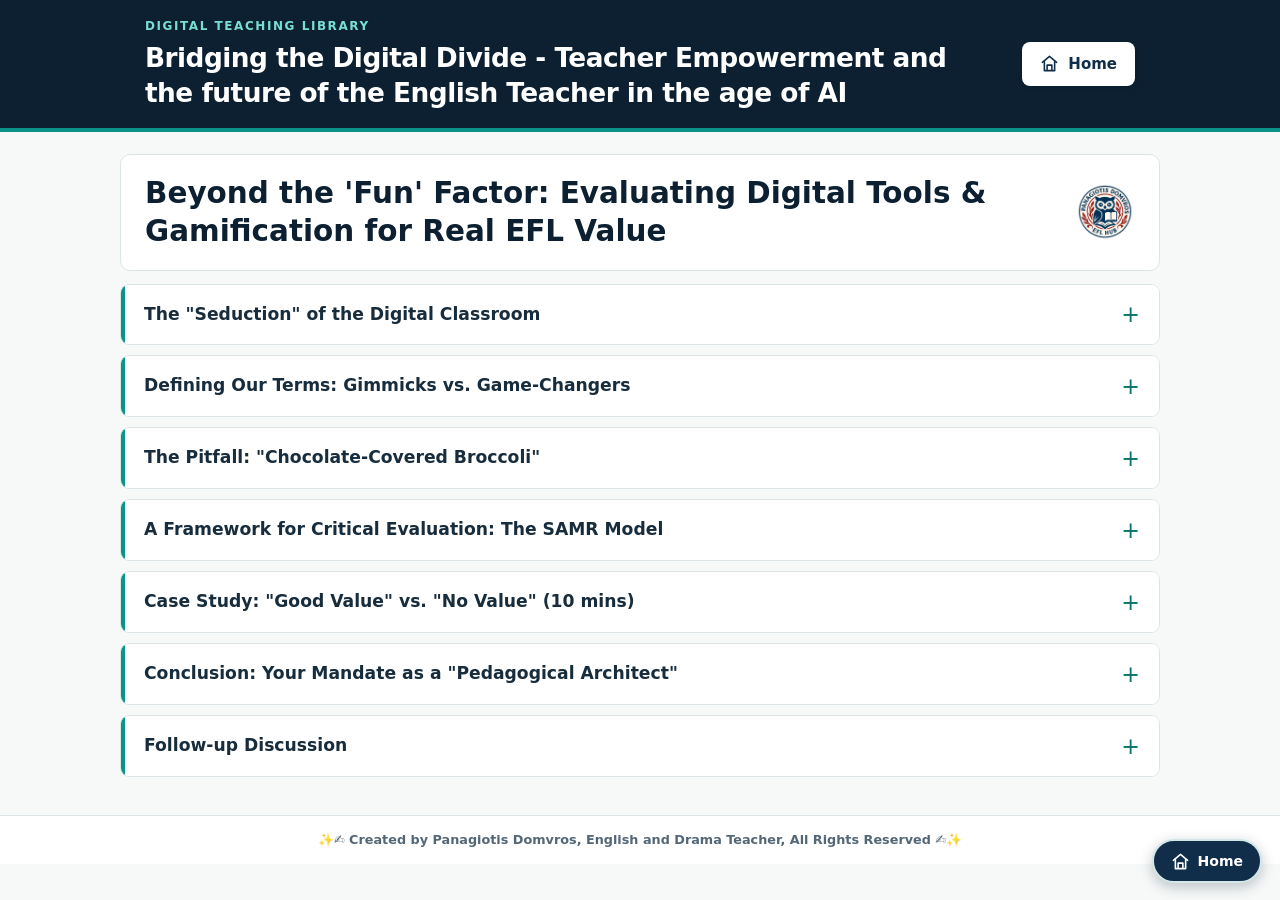
<file: beyond-the-funfactor/index.html>
<!DOCTYPE html>
<html lang="en">
<head>
    <meta charset="UTF-8">
    <meta name="viewport" content="width=device-width, initial-scale=1.0">
    <title>Beyond the Fun Factor | Bridging the Digital Divide - Teacher Empowerment and the future of the English Teacher in the age of AI</title>
    <style>
        /* --- Basic Setup --- */
        body {
            font-family: -apple-system, BlinkMacSystemFont, "Segoe UI", Roboto, Helvetica, Arial, sans-serif;
            line-height: 1.6;
            background-color: #f4f4f9;
            color: #333;
            margin: 0;
            padding: 20px;
        }

        main {
            max-width: 900px;
            margin: 20px auto;
            background-color: #ffffff;
            border-radius: 8px;
            box-shadow: 0 4px 12px rgba(0, 0, 0, 0.05);
            overflow: hidden;
        }

        /* --- Header: Title & Logo --- */
        header {
            max-width: 900px;
            margin: 0 auto;
            padding: 20px 30px;
            border-bottom: 2px solid #e0e0e0;
            background-color: #fdfdfd;
            border-radius: 8px 8px 0 0;
            box-shadow: 0 4px 12px rgba(0, 0, 0, 0.05);
        }

        .title-container {
            display: flex;
            align-items: center;
            gap: 20px;
        }

        .logo {
            width: 100px;
            height: 100px;
            flex-shrink: 0;
            border-radius: 50%;
            box-shadow: 0 2px 6px rgba(0, 0, 0, 0.1);
        }

        h1 {
            font-size: 2.2em;
            color: #2c3e50;
            margin: 0;
            line-height: 1.3;
        }

        /* --- Collapsible Sections --- */
        details {
            border-bottom: 1px solid #e0e0e0;
        }

        details:last-of-type {
            border-bottom: none;
        }

        summary {
            font-size: 1.3em;
            font-weight: 600;
            color: #ffffff;
            padding: 15px 20px;
            cursor: pointer;
            list-style: none;
            position: relative;
            transition: background-color 0.2s;
        }

        /* --- Color Coding for Collapsibles --- */
        details:nth-of-type(1) > summary { background-color: #34495e; }
        details:nth-of-type(1) > summary:hover,
        details:nth-of-type(1)[open] > summary { background-color: #2c3e50; }

        details:nth-of-type(2) > summary { background-color: #16a085; }
        details:nth-of-type(2) > summary:hover,
        details:nth-of-type(2)[open] > summary { background-color: #117a65; }

        details:nth-of-type(3) > summary { background-color: #27ae60; }
        details:nth-of-type(3) > summary:hover,
        details:nth-of-type(3)[open] > summary { background-color: #229954; }

        details:nth-of-type(4) > summary { background-color: #2980b9; }
        details:nth-of-type(4) > summary:hover,
        details:nth-of-type(4)[open] > summary { background-color: #2471a3; }

        details:nth-of-type(5) > summary { background-color: #8e44ad; }
        details:nth-of-type(5) > summary:hover,
        details:nth-of-type(5)[open] > summary { background-color: #7d3c98; }

        details:nth-of-type(6) > summary { background-color: #c0392b; }
        details:nth-of-type(6) > summary:hover,
        details:nth-of-type(6)[open] > summary { background-color: #a93226; }

        details:nth-of-type(7) > summary { background-color: #d35400; }
        details:nth-of-type(7) > summary:hover,
        details:nth-of-type(7)[open] > summary { background-color: #ba4a00; }

        .content {
            padding: 20px 30px;
        }

        .content p,
        .content li {
            margin-bottom: 1em;
        }

        .content ul {
            padding-left: 20px;
        }

        .content h3 {
            color: #16a085;
            border-bottom: 2px solid #f0f0f0;
            padding-bottom: 5px;
            margin-top: 25px;
        }

        .content strong {
            color: #2c3e50;
        }

        .samr-image {
            display: block;
            max-width: 100%;
            height: auto;
            margin: 20px auto;
            border-radius: 8px;
            box-shadow: 0 2px 8px rgba(0, 0, 0, 0.1);
        }

        .broccoli-image {
            display: block;
            width: 60%;
            max-width: 420px;
            height: auto;
            margin: 20px auto;
            border-radius: 8px;
            box-shadow: 0 2px 8px rgba(0, 0, 0, 0.1);
        }

        /* --- Footer --- */
        footer {
            max-width: 900px;
            margin: 20px auto 0 auto;
            padding: 18px 24px;
            text-align: center;
            font-size: 0.95em;
            color: #444;
            background-color: #ffffff;
            border-radius: 8px;
            box-shadow: 0 4px 12px rgba(0, 0, 0, 0.05);
            display: block;
            clear: both;
        }

        /* --- Responsive --- */
        @media (max-width: 600px) {
            .title-container {
                flex-direction: column;
                text-align: center;
            }

            h1 {
                font-size: 1.8em;
            }

            .broccoli-image {
                width: 80%;
            }
        }
    </style>
    <link rel="stylesheet" href="bdd-module-theme.css">
<link rel="stylesheet" href="../site-home.css">
</head>
<body>
<div class="library-banner">
  <div class="library-banner-inner">
    <div class="site-home-heading">
<div class="library-eyebrow">Digital Teaching Library</div>
    <div class="library-full-title">Bridging the Digital Divide - Teacher Empowerment and the future of the English Teacher in the age of AI</div>
</div>
<a class="site-home-button" href="../index.html" aria-label="Home — return to the main teaching library"><svg viewBox="0 0 24 24" aria-hidden="true"><path d="M3 10.5 12 3l9 7.5"/><path d="M5.5 9.5V21h13V9.5M9 21v-7h6v7"/></svg><span>Home</span></a>
  </div>
</div>

    <header>
        <div class="title-container">
            <img src="../assets/pdhub-logo.png" alt="PD EFL Hub Logo" class="logo">
            <h1>Beyond the 'Fun' Factor: Evaluating Digital Tools & Gamification for Real EFL Value</h1>
        </div>
    </header>

    <main>
        <details>
            <summary>The "Seduction" of the Digital Classroom</summary>
            <div class="content">
                <p>We are all entering the teaching profession at a time when there is immense pressure to be a "digital-savvy" teacher.</p>
                <p>Your cooperating teachers, your principals, and even your students will expect you to know the latest apps, platforms, and tools.</p>
                <p>It's incredibly tempting to build a lesson around a new, flashy tool you've found.</p>
                <p>You see a cool app, and you think, "My students will <em>love</em> this! This is so engaging!"</p>
                <p>You design an entire 50-minute lesson as an <em>excuse</em> to use that tool.</p>
                <p>We need to critically examine the phenomenon of "gamification as an excuse"—the practice of using a digital tool that doesn't <em>actually</em> add any pedagogical value, but simply wraps a low-level task in a more 'fun' package.</p>
                <p>Our central question is this: <strong>When is a digital tool a powerful pedagogical instrument, and when is it just a high-tech distraction?</strong></p>
            </div>
        </details>

        <details>
            <summary>Defining Our Terms: Gimmicks vs. Game-Changers</summary>
            <div class="content">
                <p>Before we can critique, we must be clear on our terms.</p>
                <ul>
                    <li><strong>Digital Tools:</strong> This is a broad category. It's everything from a shared Google Doc or a Padlet wall to a complex Learning Management System (LMS) or a specialized app like Quizlet.</li>
                    <li><strong>Gamification:</strong> This is <em>not</em> just "playing games."</li>
                    <li>Playing <em>Jeopardy</em> to review vocabulary is a <strong>game-based activity</strong>.</li>
                    <li><strong>Gamification</strong> is the application of game-design elements (e.g., points, badges, leader boards, progress bars, narrative) to a <strong>non-game context</strong> (like your semester-long curriculum) to motivate and engage learners.</li>
                </ul>
            </div>
        </details>

        <details>
            <summary>The Pitfall: "Chocolate-Covered Broccoli"</summary>
            <div class="content">
                <img src="Chocolate-Covered Broccoli.png" alt="Broccoli covered in melted chocolate" class="broccoli-image">
                <p>This is the most common trap, and it's central to our discussion.</p>
                <p>This is when we take a pedagogically "empty" task—like a boring, decontextualized multiple-choice grammar worksheet—and "cover" it in the "chocolate" of a game, like <a href="Kahoot.mp4" target="_blank">Kahoot!</a>.</p>
                <p>The students get excited. They're competitive. They're racing against the clock. But... are they <em>learning</em>?</p>
                <p>Or are they just getting very good at <em>recognizing</em> the right answer quickly?</p>
                <p>The underlying "broccoli" (the boring task) hasn't changed. The "gamification" is an excuse to serve it.</p>
                <p><strong>The tool adds <em>no new pedagogical value</em>.</strong></p>
            </div>
        </details>

        <details>
            <summary>A Framework for Critical Evaluation: The SAMR Model</summary>
            <div class="content">
                <p>So, how do we know if a tool has "added value"? We need a framework.</p>
                <p>The most effective one for this is Dr. Ruben Puentedura's <strong>SAMR Model</strong>.</p>
                <p>SAMR is a spectrum for evaluating how you are integrating technology.</p>

                <img src="visual.png" alt="The SAMR Model for Technology Integration, showing a frog's life cycle from eggs (Substitution) to tadpole (Augmentation) to froglet (Modification) to adult frog (Redefinition)." class="samr-image">

                <ul>
                    <li><strong>Substitution</strong>: The tech acts as a direct substitute, with <strong>no functional change</strong>.
                        <ul>
                            <li><em>Example:</em> Using a Word document to type an essay instead of writing it on paper.</li>
                            <li><em>Critique:</em> This is the "no added value" zone. If your new tool is just a "substitution," you must ask: "Why am I doing this?"</li>
                        </ul>
                    </li>
                    <li><strong>Augmentation</strong>: The tech is still a substitute, but with <strong>functional improvements</strong>.
                        <ul>
                            <li><em>Example:</em> Using a Google Doc for that essay, which now allows for spell-check, easy editing, and submitting it via email.</li>
                            <li><em>Value-Add:</em> It's more efficient, but the <em>task itself</em> is unchanged.</li>
                        </ul>
                    </li>
                </ul>
                <p><strong>The "Excuse Zone":</strong> Most "chocolate-covered broccoli" tools live in the S and A levels.</p>
                <ul>
                    <li>A Kahoot quiz is often just a <strong>Substitution</strong> for a paper quiz or raising hands.</li>
                    <li>It's functionally the same task, just with music and points.</li>
                </ul>
                <ul>
                    <li><strong>Modification</strong>: The tech allows for <strong>significant task redesign</strong>.
                        <ul>
                            <li><em>Example:</em> Students write their essay in a Google Doc, then <strong>share it for real-time peer feedback</strong> using the comment feature.</li>
                            <li>The core task (writing) is now fundamentally changed (collaborative, iterative).</li>
                            <li><em>Value-Add:</em> This is where real learning begins. The tool is enabling a pedagogical practice (collaborative feedback) that is difficult or impossible without it.</li>
                        </ul>
                    </li>
                    <li><strong>Redefinition</strong>: The tech allows for the creation of <strong>new tasks, previously inconceivable</strong>.
                        <ul>
                            <li><em>Example:</em> Instead of an essay, students create a <strong>collaborative podcast episode</strong> or a <strong>short documentary film</strong> analysing the novel's themes, which they then publish to a global audience for feedback.</li>
                            <li><em>Value-Add:</em> This is the goal. The technology is creating an authentic, communicative, high-level task that simply could not exist without it.</li>
                        </ul>
                    </li>
                </ul>
                <p>As future EFL teachers, your goal must be to push past Substitution and Augmentation and design tasks at the <strong>Modification</strong> and <strong>Redefinition</strong> levels.</p>
            </div>
        </details>

        <details>
            <summary>Case Study: "Good Value" vs. "No Value" (10 mins)</summary>
            <div class="content">
                <p>Let's apply this.</p>
                <p><strong>Learning Objective:</strong> Students will be able to use target vocabulary for food and restaurants in a <em>communicative context</em>.</p>

                <h3>Case 1: The "No Added Value" Excuse (Substitution)</h3>
                <ul>
                    <li><strong>The Tool:</strong> A generic "match the word" app or a <a href="https://quizlet.com/gr/1108174657/at-the-restaurant-flash-cards/?exitTest=1" target="_blank">Quizlet Live race</a>.</li>
                    <li><strong>The Task:</strong> Students race to match the English word ("fork," "waiter," "menu") to a picture. The fastest team wins.</li>
                    <li><strong>The Critique:</strong>
                        <ul>
                            <li>Is it fun? Yes.</li>
                            <li>Is it communicative? No.</li>
                            <li>What is the learning? Low-level vocabulary recognition.</li>
                            <li>Added Value? Almost none. This is a digital version of a flashcard drill.</li>
                            <li>The "gamification" is an <em>excuse</em> to do a decontextualized, non-communicative task.</li>
                        </ul>
                    </li>
                </ul>

                <h3>Case 2: The "High Added Value" Integration (Modification/Redefinition)</h3>
                <ul>
                    <li><strong>The Tool:</strong> A collaborative Google Slide deck or a Padlet wall with a restaurant template.</li>
                    <li><strong>The Task:</strong> In groups, students must <em>design their own restaurant</em>. They must:
                        <ul>
                            <li>Create a <em>menu</em> using the target vocabulary (Modification).</li>
                            <li>Write a script for a "waiter" and a "customer" and <em>record their dialogue</em> (audio/video), embedding it on the slide (Redefinition).</li>
                            <li>Finally, groups "visit" each other's restaurant slides and <em>leave "reviews"</em> in the comments, using the target vocabulary to praise or complain about the food and service (Modification).</li>
                        </ul>
                    </li>
                    <li><strong>The Critique:</strong>
                        <ul>
                            <li>Is it fun? Yes, it's creative and collaborative.</li>
                            <li>Is it communicative? Absolutely. Students are <em>using</em> the language to create, negotiate, and persuade.</li>
                            <li>What is the learning? High-level application, authentic context, collaboration, and all four skills (reading, writing, speaking, listening).</li>
                            <li>Added Value? The technology is <em>essential</em>. It allows for seamless collaboration, multimedia creation, and asynchronous peer review in a way a simple worksheet never could.</li>
                        </ul>
                    </li>
                </ul>
            </div>
        </details>

        <details>
            <summary>Conclusion: Your Mandate as a "Pedagogical Architect"</summary>
            <div class="content">
                <p>You are not entering the classroom to be an "entertainer." You are an <em>architect of learning experiences</em>.</p>
                <p>Don't ever start your lesson planning by asking, "What cool app can I use today?"</p>
                <p>That is the path to "gamification as an excuse."</p>
                <p><strong>Instead, always start by asking:</strong></p>
                <ul>
                    <li>What is my non-negotiable learning objective?</li>
                    <li>What is the <em>best</em> way for my students to demonstrate mastery of that objective?</li>
                    <li>Is there a digital tool that makes this process more authentic, more communicative, more collaborative, or more efficient (M or R)?</li>
                </ul>
                <p>Sometimes, the answer will be a sophisticated tool like Padlet or Google Earth.</p>
                <p>And sometimes, the best tool for the job will be a pack of index cards, a set of markers, and a real, face-to-face conversation.</p>
                <p><strong>Your job is not to use technology. Your job is to know the difference.</strong></p>
            </div>
        </details>

        <details>
            <summary>Follow-up Discussion</summary>
            <div class="content">
                <p><strong>Turn and Talk:</strong> "Think of a time you've seen a digital tool used as a 'gimmick' or 'excuse' in a classroom. What was it? How could you have redesigned that lesson to move it to the 'Modification' or 'Redefinition' level?"</p>
            </div>
        </details>
    </main>

    <footer>
        <p>✨✍️ Created by Panagiotis Domvros, English and Drama Teacher, All Rights Reserved ✍️✨</p>
    </footer>

<a class="site-home-floating" href="../index.html" aria-label="Home — return to the main teaching library"><svg viewBox="0 0 24 24" aria-hidden="true"><path d="M3 10.5 12 3l9 7.5"/><path d="M5.5 9.5V21h13V9.5M9 21v-7h6v7"/></svg><span>Home</span></a>
</body>
</html>
</file>
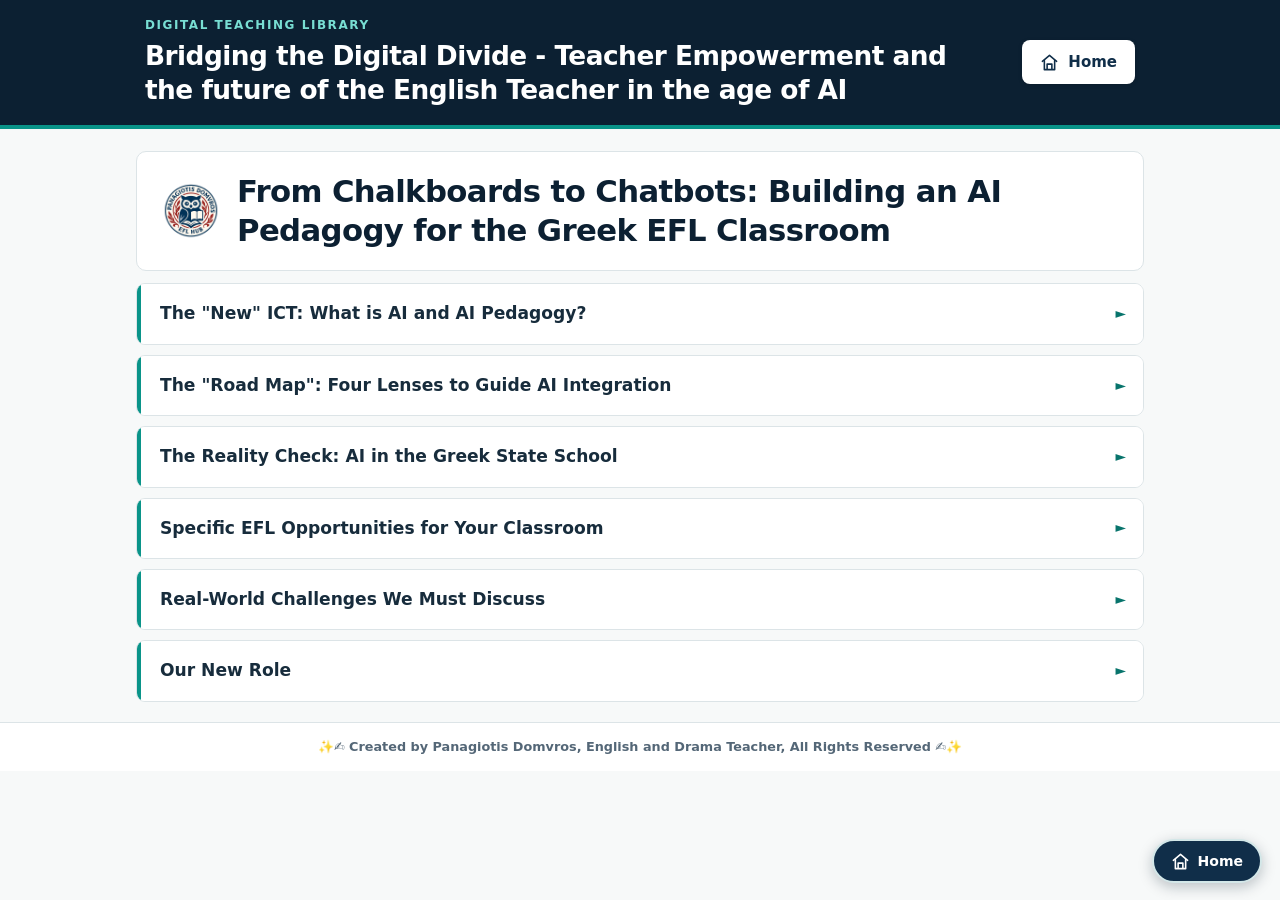
<file: Chalkboards-to-Chatbots/index.html>
<!DOCTYPE html>
<html lang="en" data-bdd-module="Chalkboards-to-Chatbots">
<head>
    <meta charset="UTF-8">
    <meta name="viewport" content="width=device-width, initial-scale=1.0">
    <title>From Chalkboards to Chatbots</title>
    <style>
        body {
            font-family: -apple-system, BlinkMacSystemFont, "Segoe UI", Roboto, Helvetica, Arial, sans-serif;
            line-height: 1.6;
            background-color: #f4f7f6;
            color: #333;
            margin: 0;
            padding: 20px;
        }
        .container {
            max-width: 900px;
            margin: 0 auto;
            background-color: #ffffff;
            border-radius: 8px;
            box-shadow: 0 4px 12px rgba(0,0,0,0.05);
            overflow: hidden;
        }
        h1 {
            display: flex;
            align-items: center;
            justify-content: center;
            /* flex-wrap: wrap; <-- REMOVED to keep items on one line */
            text-align: left; /* Aligns text neatly next to the logo */
            color: #005a9c;
            padding: 20px;
            margin: 0;
            border-bottom: 2px solid #eee;
            font-size: 2.0rem; /* Slightly reduced to help fit on one line */
        }
        .header-logo {
            height: 120px; /* As requested */
            width: 120px;  /* As requested */
            margin-right: 20px; 
            border-radius: 50%; /* Makes the image circular */
            border: none;
            flex-shrink: 0; /* Prevents logo from shrinking */
        }
        details {
            border-bottom: 1px solid #ddd;
        }
        details:last-child {
            border-bottom: none;
        }
        summary {
            font-size: 1.2rem;
            font-weight: 600;
            padding: 20px;
            cursor: pointer;
            list-style: none; /* Remove default marker */
            position: relative;
            color: #ffffff; /* White text for bold backgrounds */
            transition: background-color 0.2s;
        }
        summary::-webkit-details-marker {
            display: none; /* Hide for Webkit */
        }
        summary:hover {
            filter: brightness(110%); /* Brighten on hover */
        }
        summary::after { /* Custom marker */
            content: '►';
            font-size: 0.8em;
            position: absolute;
            right: 25px;
            top: 50%;
            transform: translateY(-50%);
            transition: transform 0.2s;
            color: #ffffff; /* White arrow */
        }
        details[open] > summary::after {
            transform: translateY(-50%) rotate(90deg);
        }
        .content {
            padding: 20px 30px 20px 30px;
            border-top: 1px solid #eee;
            background-color: #fff; /* Ensure content area is white */
        }
        
        /* --- Vivid/Bold Colors for Main Collapsibles --- */
        #section1 > summary { background-color: #007bff; } /* Bold Blue */
        #section2 > summary { background-color: #28a745; } /* Bold Green */
        #section3 > summary { background-color: #dc3545; } /* Bold Red */
        #section4 > summary { background-color: #fd7e14; } /* Bold Orange */
        #section5 > summary { background-color: #6f42c1; } /* Bold Purple */
        #section6 > summary { background-color: #17a2b8; } /* Bold Teal */

        /* --- Nested details for the frameworks --- */
        .content details {
            border: 1px solid #e0e0e0;
            border-radius: 6px;
            margin-top: 15px;
        }
        .content summary {
            font-size: 1.05rem;
            font-weight: 600;
        }

        /* --- Colors for Nested Lenses --- */
        #lens-tpack > summary { background-color: #00b4d8; color: #ffffff; }
        #lens-samr > summary { background-color: #48cae4; color: #000000; }
        #lens-blooms > summary { background-color: #90e0ef; color: #000000; }
        #lens-dok > summary { background-color: #ade8f4; color: #000000; }

        /* Arrow colors for nested lenses */
        #lens-tpack > summary::after { color: #ffffff; }
        #lens-samr > summary::after { color: #000000; }
        #lens-blooms > summary::after { color: #000000; }
        #lens-dok > summary::after { color: #000000; }
        
        .content .content { /* Content inside nested details */
            background-color: #ffffff;
        }

        ul, ol {
            padding-left: 20px;
        }
        li {
            margin-bottom: 10px;
        }
        blockquote {
            border-left: 4px solid #007bff;
            padding-left: 15px;
            margin-left: 0;
            font-style: italic;
            background-color: #f8f9fa;
        }
        
        /* --- Image resized to 50% and centered (Only in .content) --- */
        .content img {
            max-width: 50%;
            height: auto;
            border-radius: 6px;
            margin: 10px auto; /* Centers the image */
            border: 1px solid #ccc;
            display: block; /* Required for margin: auto to work */
        }

        /* --- Footer Style --- */
        footer {
            text-align: center;
            margin-top: 25px;
            padding: 15px;
            font-size: 0.95rem;
            color: #444;
        }
    </style>
<link rel="stylesheet" href="bdd-module-theme.css">
<link rel="stylesheet" href="../site-home.css">
</head>
<body>
<div class="library-banner" role="region" aria-label="Digital Teaching Library identity">
  <div class="library-banner-inner">
    <div class="site-home-heading">
<div class="library-eyebrow">Digital Teaching Library</div>
    <div class="library-full-title">Bridging the Digital Divide - Teacher Empowerment and the future of the English Teacher in the age of AI</div>
</div>
<a class="site-home-button" href="../index.html" aria-label="Home — return to the main teaching library"><svg viewBox="0 0 24 24" aria-hidden="true"><path d="M3 10.5 12 3l9 7.5"/><path d="M5.5 9.5V21h13V9.5M9 21v-7h6v7"/></svg><span>Home</span></a>
  </div>
</div>

    <div class="container">
        <h1>
            <img src="../assets/pdhub-logo.png" alt="PD Hub Logo" class="header-logo">
            From Chalkboards to Chatbots: Building an AI Pedagogy for the Greek EFL Classroom
        </h1>

        <details id="section1"> <summary>The "New" ICT: What is AI and AI Pedagogy?</summary>
            <div class="content">
                <p>We've discussed using ICT—websites, quiz tools, video, interactive whiteboards. These are fantastic tools but they might be yesterday’s news! What everybody is talking about today is AI.</p>
                
                <h3>Key Terms</h3>
                <ul>
                    <li><strong>Artificial Intelligence (AI):</strong> The broad idea of a machine that can "think"—solve problems, understand language, learn.</li>
                    <li><strong>Generative AI (GenAI):</strong> This is what you see everywhere (like ChatGPT, Google's Gemini, DALL-E for images). It generates new text, images, or audio based on a user's prompt.</li>
                    <li><strong>Prompt:</strong> The instruction you give to the AI. "Write an email," "Explain this grammar," "Create a story." As teachers, "prompting" will become a new core skill.</li>
                    <li><strong>AI Pedagogy:</strong> It's not just "using AI tools." It's your philosophy, strategy, and reflection on how and why to use AI to achieve specific learning goals. We can’t just pick any tool that looks exciting and start using it as if it’s automatically improving learning. Our job is to move from excitement (the "shiny new toy") to intentionality. There must be a plan, a road map. That plan is our AI Pedagogy.</li>
                </ul>
                <p>We don't need to invent a new pedagogy from scratch! There are foundational educational frameworks we already know. We just need to apply an "AI lens" to them.</p>
            </div>
        </details>

        <details id="section2">
            <summary>The "Road Map": Four Lenses to Guide AI Integration</summary>
            <div class="content">
                <p>These frameworks are your essential guides for making intentional, pedagogically-sound decisions.</p>
                
                <img src="pedagogy.jpg" alt="Diagram showing AI Integration Frameworks: SAMR, Bloom's, TPACK, and DOK">

                <details id="lens-tpack">
                    <summary>Lens 1: TPACK (The "What Fits Where" Framework)</summary>
                    <div class="content">
                        <p>This is the most important framework for you. It's about balancing three things:</p>
                        <ul>
                            <li><strong>Technology:</strong> The AI tool itself (e.g., ChatGPT).</li>
                            <li><strong>Pedagogy:</strong> Your teaching method (e.g., communicative approach, task-based learning).</li>
                            <li><strong>Content:</strong> Your subject matter (e.g., EFL grammar, vocabulary, literature).</li>
                        </ul>
                        <img src="tpack.jpg" alt="TPACK Diagram showing the intersection of Technology, Pedagogy, and Content">
                        <p>"AI-TPACK" is the intersection spot in the middle.</p>
                        
                        <p><strong>Bad AI Use (No balance):</strong></p>
                        <blockquote>"Everyone, for homework, ask ChatGPT to write an essay on 'The Great Gatsby'."
                        <br><strong>Why?</strong> It ignores Pedagogy (students learn nothing) and Content (they don't engage with the book). It's just a Technology shortcut.</blockquote>
                        
                        <p><strong>Good AI-TPACK Use:</strong></p>
                        <blockquote>"You are a detective. You must 'interview' a character from 'The Great Gatsby.' Use ChatGPT as that character (T) to practice your question-forming (C) and argumentative language (C). We will perform your interviews in class (P)."</blockquote>
                    </div>
                </details>

                <details id="lens-samr">
                    <summary>Lens 2: SAMR (The "How Much Impact" Framework)</summary>
                    <div class="content">
                        <p>This model helps you evaluate how transformative your AI use is. Is it just a gimmick, or is it truly changing the learning?</p>
                        <ul>
                            <li><strong>Substitution:</strong> AI as a basic substitute.
                                <ul><li>EFL Example: Instead of a paper dictionary, students ask AI "What does 'ephemeral' mean?"</li></ul>
                            </li>
                            <li><strong>Augmentation:</strong> AI adds a functional improvement.
                                <ul><li>EFL Example: Students write a sentence, and AI rephrases it in three different ways (e.g., more formal, more informal, more persuasive).</li></ul>
                            </li>
                            <li><strong>Modification:</strong> AI significantly redesigns the task.
                                <ul><li>EFL Example: Students co-write a short story with AI. The student writes one paragraph, AI writes the next. The student must then correct the AI's paragraph for tone and consistency.</li></ul>
                            </li>
                            <li><strong>Redefinition:</strong> AI allows for new tasks that were previously impossible.
                                <ul><li>EFL Example: Students design their own AI chatbot (using simple tools) that teaches a specific grammar rule (e.g., "Third Conditional Bot") to their classmates.</li></ul>
                            </li>
                        </ul>
                        <p><strong>Your Goal:</strong> Try to move beyond S and A. Aim for M and R to create powerful learning experiences.</p>
                    </div>
                </details>

                <details id="lens-blooms">
                    <summary>Lens 3: Bloom's Revised Taxonomy (The "Thinking Deeper" Framework)</summary>
                    <div class="content">
                        <p>This helps you ensure you're using AI to promote higher-order thinking, not just basic recall.</p>
                        <ul>
                            <li><strong>Remembering (Low):</strong> "Ask AI for a list of 10 phrasal verbs with 'get'."</li>
                            <li><strong>Understanding (Low):</strong> "Ask AI to explain the difference between 'Present Perfect' and 'Past Simple' as if I'm a 10-year-old."</li>
                            <li><strong>Applying (Mid):</strong> "Here is a text I wrote. Use AI to apply a C1-level vocabulary to it and rewrite it."</li>
                            <li><strong>Analysing (High):</strong> "Feed these two news articles on the same topic into AI. Ask it to analyse the bias, tone, and persuasive language used in each."</li>
                            <li><strong>Evaluating (High):</strong> "Ask AI to write an argument for a topic. Then, you write a counter-argument. Then, ask the AI to evaluate your counter-argument based on a rubric."</li>
                            <li><strong>Creating (Highest):</strong> "Use an AI image generator to create a series of 5 images. Now, you write a continuous story that connects all 5 images, using past-tense narration."</li>
                        </ul>
                    </div>
                </details>

                <details id="lens-dok">
                    <summary>Lens 4: Webb's Depth of Knowledge (DOK) (The "Task Complexity" Framework)</summary>
                    <div class="content">
                        <ul>
                            <li><strong>DOK 1 (Recall):</strong> "Ask AI for a list of 10 vocabulary words related to 'pollution'." (Simple recall).</li>
                            <li><strong>DOK 2 (Skill/Concept):</strong> "Write a short paragraph about a factory. Ask AI to check your paragraph and suggest 3 stronger verbs (e.g., change 'make' to 'produce') and 3 more precise nouns (e.g., change 'bad air' to 'emissions')." (Requires applying and improving language).</li>
                            <li><strong>DOK 3 (Strategic Thinking):</strong> "Give AI a short news article about a recent environmental problem. Ask it to identify the main problem and the proposed solution. Then, you must write a new paragraph explaining two potential weaknesses or unintended consequences of that solution." (Requires analysis, evaluation, and reasoning).</li>
                            <li><strong>DOK 4 (Extended Thinking):</strong> "Over one week, your group must design a new, practical 'Go Green' plan for our school. You must use AI to:
                                <ul>
                                    <li>Research 5 realistic recycling or energy-saving ideas.</li>
                                    <li>Draft a short, persuasive speech to convince your classmates to join.</li>
                                </ul>
                                Your final task is to create a poster for the school hallway that explains your plan, using AI to help you generate slogans and find powerful images." (Long-term, real-world creation, synthesis, and persuasion).
                            </li>
                        </ul>
                    </div>
                </details>

            </div>
        </details>

        <details id="section3">
            <summary>The Reality Check: AI in the Greek State School</summary>
            <div class="content">
                <p>How does this apply to your future classroom?</p>
                <h3>The Obvious Challenge: Cheating & The State Exams</h3>
                <p>This is the "elephant in the room." Students will use AI to write their essay.</p>
                <ul>
                    <li><strong>The "Old" Way (Fighting it):</strong> Banning AI, using AI detectors (which don't work well), and failing students. This is a losing battle.</li>
                    <li><strong>The "New" Way (Using it for Process):</strong>
                        <ul>
                            <li><strong>Shift Assessment:</strong> Don't only grade the final product. Grade the process.</li>
                            <li>"Show me your AI prompts."</li>
                            <li>"Show me the first draft from AI and a list of 5 changes you made and why."</li>
                            <li>Do more in-class, handwritten writing.</li>
                        </ul>
                    </li>
                </ul>
                <h3>Use AI as a Grader, Not a Writer:</h3>
                <p>This is the best application for Panhellenic Exams practice.</p>
                <blockquote><strong>Your Prompt:</strong> "Here is my practice essay. Please grade it using the official Panhellenic rubric for 'Structure,' 'Vocabulary,' and 'Grammar.' Tell me exactly where I lost points and give me suggestions to improve."</blockquote>
                <p>This gives students immediate, personalized feedback that a teacher with 30 students can't possibly provide in time.</p>
            </div>
        </details>

        <details id="section4">
            <summary>Specific EFL Opportunities for Your Classroom</summary>
            <div class="content">
                <h3>The Ultimate Differentiator</h3>
                <p>This is AI's superpower.</p>
                <ul>
                    <li><strong>For struggling learners:</strong> "Explain the 'second conditional' to me in simple Greek and give me 5 simple examples."</li>
                    <li><strong>For advanced learners:</strong> "Take this B1-level text about the environment and rewrite it using C2-level vocabulary and more complex sentence structures."</li>
                </ul>
                
                <h3>The 24/7 Conversation Partner</h3>
                <p>Our students have no one to practice speaking with. Now they do.</p>
                <blockquote><strong>AI's Role:</strong> "Let's have a 10-minute spoken conversation about my hobbies. I want you to be a friendly university student. After 10 minutes, give me a list of my 3 biggest grammar mistakes."</blockquote>
                <p>This builds fluency and reduces "speaking anxiety."</p>
                
                <h3>The Creative Content Generator</h3>
                <p>You are tired of the same old textbook topics.</p>
                <blockquote><strong>Your Prompt:</strong> "Create a reading comprehension text (B2 level) about Giannis Antetokounmpo. The text must include at least 5 examples of the 'past perfect continuous' tense. Also, create 5 multiple-choice questions based on the text."</blockquote>
                <p>This makes learning relevant and personalized to your students' interests.</p>
            </div>
        </details>

        <details id="section5">
            <summary>Real-World Challenges We Must Discuss</summary>
            <div class="content">
                <ul>
                    <li><strong>Equity (The Digital Divide):</strong> What about the student in your class who has no computer or good internet at home? If you assign AI-based homework, you are being unfair.
                        <ul><li><strong>Solution:</strong> Prioritize in-class AI use (if you have a computer lab) or "flipped classroom" models where they view AI-generated content at home and do the "work" in class.</li></ul>
                    </li>
                    <li><strong>Policy:</strong> What does the Ministry of Education say? The rules are often unclear or slow. You must be the advocate for responsible use.</li>
                    <li><strong>Critical AI Literacy:</strong> AI lies. It makes mistakes ("hallucinates"). Your job: Teach students to be critical. Never trust the AI's first answer.
                        <ul><li><strong>Good activity:</strong> "Ask AI for 10 facts about Shakespeare. Now, let's fact-check them as a class."</li></ul>
                    </li>
                </ul>
            </div>
        </details>

        <details id="section6">
            <summary>Our New Role</summary>
            <div class="content">
                <p>AI is not going away. It is not just "another ICT tool."</p>
                <p>Your role as a teacher is changing. You are no longer just the "source of knowledge."</p>
                <p><strong>You are becoming an "architect of learning experiences."</strong></p>
                <ul>
                    <li>You design the prompts.</li>
                    <li>You scaffold the tasks.</li>
                    <li>You guide the students on how to use the tool.</li>
                    <li>You facilitate the critical thinking that happens after the AI has generated its response.</li>
                </ul>
                <p>Your goal is not to "teach with AI." Your goal is to Example: Instead of a paper dictionary, students ask AI "What does 'ephemeral' mean?" <strong>improve student learning</strong>... and AI is simply the most powerful new tool you have to do that.</p>
            </div>
        </details>

    </div><footer>
        ✨✍️ Created by Panagiotis Domvros, English and Drama Teacher, All Rights Reserved ✍️✨
    </footer>

<a class="site-home-floating" href="../index.html" aria-label="Home — return to the main teaching library"><svg viewBox="0 0 24 24" aria-hidden="true"><path d="M3 10.5 12 3l9 7.5"/><path d="M5.5 9.5V21h13V9.5M9 21v-7h6v7"/></svg><span>Home</span></a>
</body>
</html>
</file>
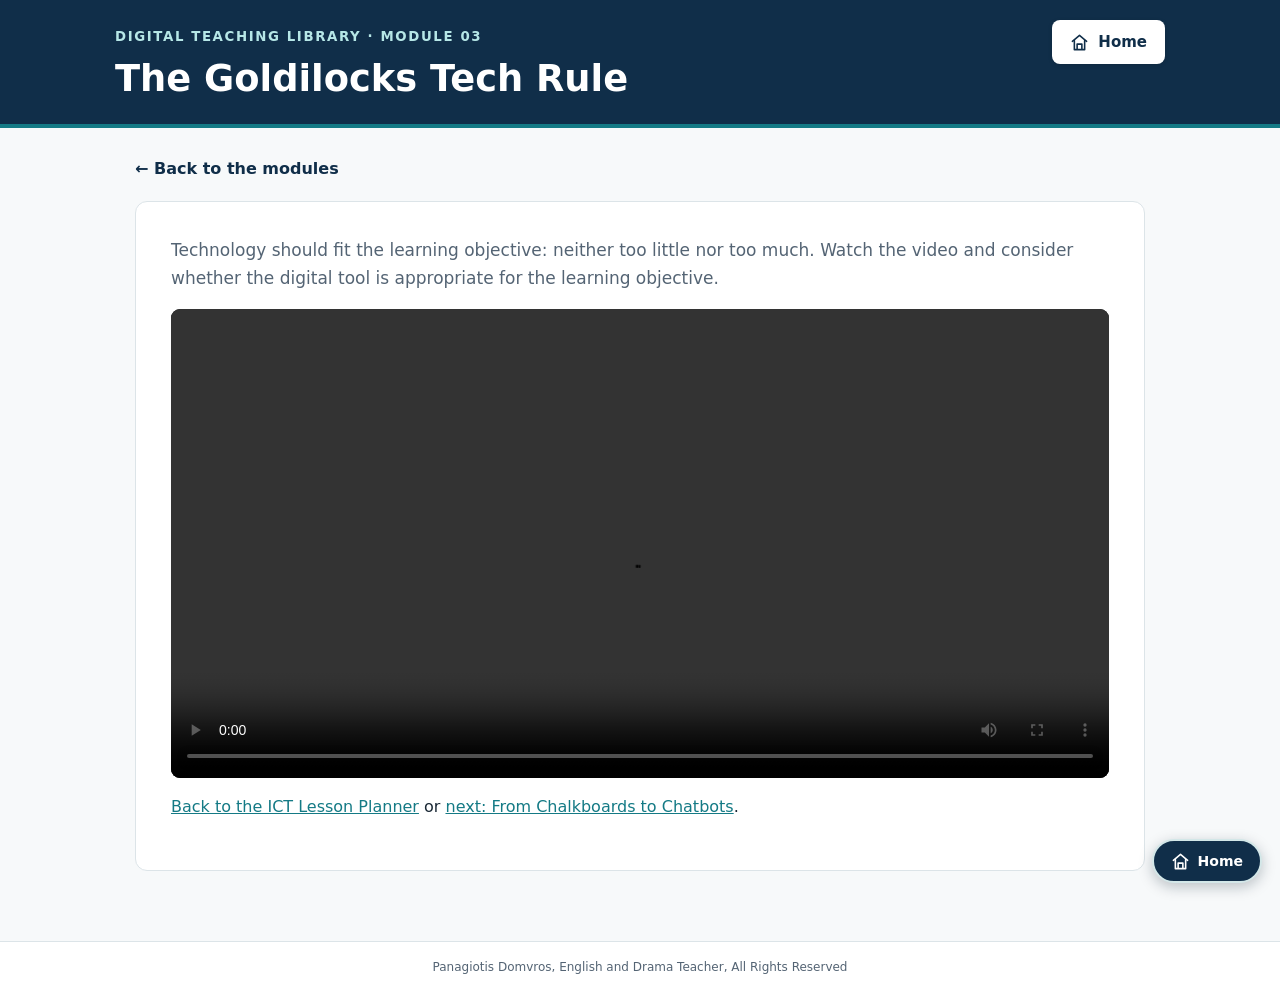
<file: goldilocks-tech-rule/index.html>
<!doctype html>
<html lang="en"><head><meta charset="utf-8"><meta name="viewport" content="width=device-width,initial-scale=1">
<title>The Goldilocks Tech Rule — Bridging the Digital Divide</title>
<style>:root{--navy:#102e49;--teal:#147a85;--ink:#1b2936;--muted:#546474;--line:#dce4e8;--paper:#f7f9fa}
*{box-sizing:border-box}body{margin:0;background:var(--paper);color:var(--ink);font:16px/1.6 system-ui,-apple-system,"Segoe UI",Arial,sans-serif}
header{background:var(--navy);color:white;border-bottom:4px solid var(--teal);padding:23px max(20px,calc((100vw - 1050px)/2))}header small{color:#b6e7e7;letter-spacing:.12em;font-weight:700;text-transform:uppercase}h1{margin:8px 0 0;font-size:clamp(1.55rem,4vw,2.3rem);line-height:1.2}main{max-width:1050px;margin:0 auto;padding:28px 20px 70px}.back{display:inline-block;margin-bottom:20px;color:var(--navy);text-decoration:none;font-weight:700}.back:hover{text-decoration:underline}.card{background:#fff;border:1px solid var(--line);padding:clamp(16px,4vw,35px);border-radius:12px}.lead{color:var(--muted);font-size:17px;margin-top:0}video{display:block;width:100%;max-height:72vh;background:#111;border-radius:9px}a{color:var(--teal)}footer{border-top:1px solid var(--line);background:#fff;color:var(--muted);font-size:12px;text-align:center;padding:16px 10px}
</style><link rel="stylesheet" href="../site-home.css">
</head><body><header><a class="site-home-button site-home-goldilocks" href="../index.html" aria-label="Home — return to the main teaching library"><svg viewBox="0 0 24 24" aria-hidden="true"><path d="M3 10.5 12 3l9 7.5"/><path d="M5.5 9.5V21h13V9.5M9 21v-7h6v7"/></svg><span>Home</span></a><small>Digital Teaching Library · Module 03</small><h1>The Goldilocks Tech Rule</h1></header><main><a class="back" href="../index.html#pedagogy">← Back to the modules</a><article class="card"><p class="lead">Technology should fit the learning objective: neither too little nor too much. Watch the video and consider whether the digital tool is appropriate for the learning objective.</p><video controls preload="metadata" playsinline><source src="../ICT-LessonPlanner/The%20Goldilocks%20Tech%20Rule.mp4" type="video/mp4">Your browser does not support HTML5 video.</video><p><a href="../ICT-LessonPlanner/index.html">Back to the ICT Lesson Planner</a> or <a href="../Chalkboards-to-Chatbots/index.html">next: From Chalkboards to Chatbots</a>.</p></article></main><footer>Panagiotis Domvros, English and Drama Teacher, All Rights Reserved</footer><a class="site-home-floating" href="../index.html" aria-label="Home — return to the main teaching library"><svg viewBox="0 0 24 24" aria-hidden="true"><path d="M3 10.5 12 3l9 7.5"/><path d="M5.5 9.5V21h13V9.5M9 21v-7h6v7"/></svg><span>Home</span></a>
</body></html>
</file>
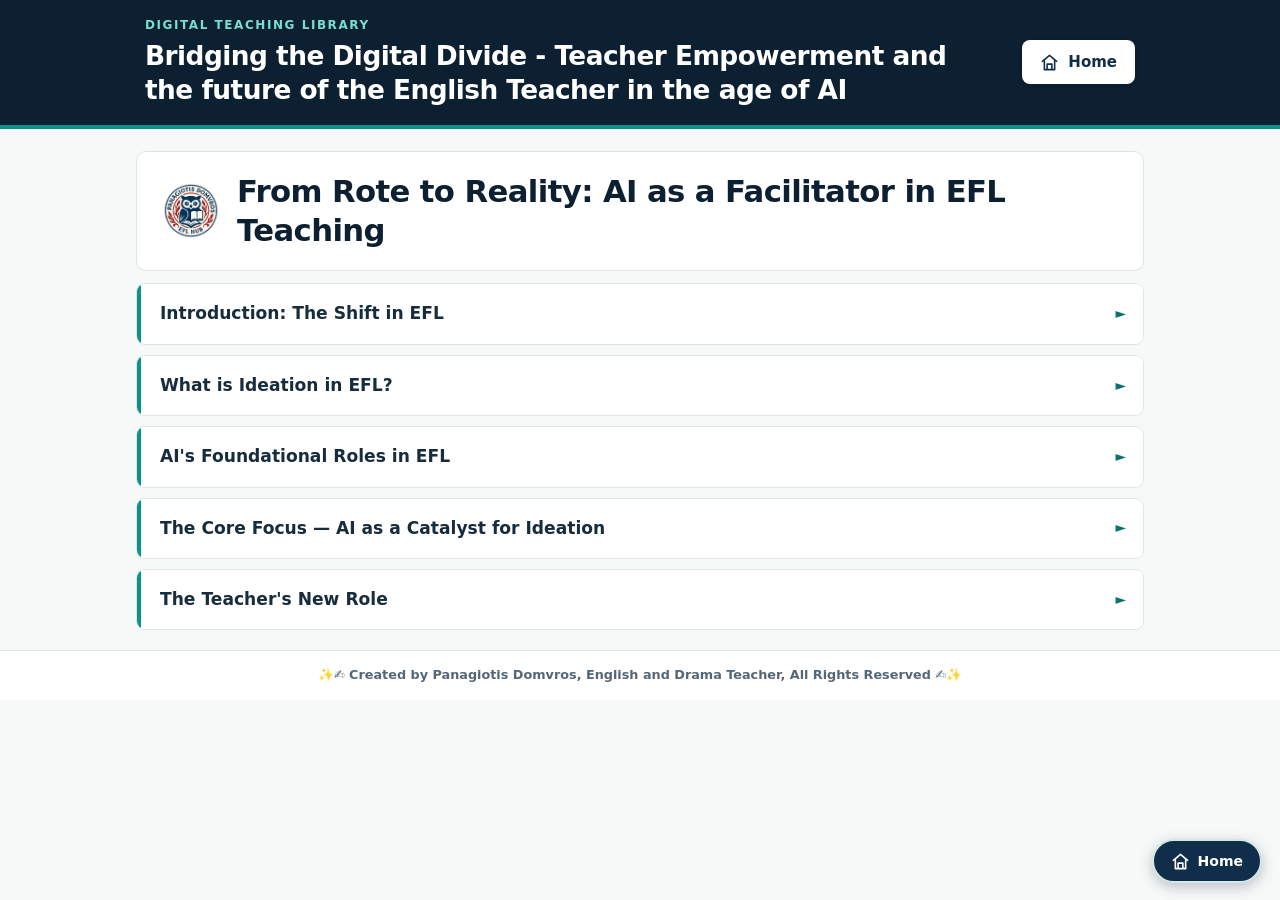
<file: Rote-to-Reality/index.html>
<!DOCTYPE html>
<html lang="en" data-bdd-module="Rote-to-Reality">
<head>
    <meta charset="UTF-8">
    <meta name="viewport" content="width=device-width, initial-scale=1.0">
    <title>From Rote to Reality</title>
    <style>
        body {
            font-family: -apple-system, BlinkMacSystemFont, "Segoe UI", Roboto, Helvetica, Arial, sans-serif;
            line-height: 1.6;
            background-color: #f4f7f6;
            color: #333;
            margin: 0;
            padding: 20px;
        }
        .container {
            max-width: 900px;
            margin: 0 auto;
            background-color: #ffffff;
            border-radius: 8px;
            box-shadow: 0 4px 12px rgba(0,0,0,0.05);
            overflow: hidden;
        }
        h1 {
            display: flex;
            align-items: center;
            justify-content: center;
            /* flex-wrap: wrap; <-- REMOVED to keep items on one line */
            text-align: left; /* Aligns text neatly next to the logo */
            color: #005a9c;
            padding: 20px;
            margin: 0;
            border-bottom: 2px solid #eee;
            font-size: 2.0rem; /* Slightly reduced to help fit on one line */
        }
        .header-logo {
            height: 120px; /* As requested */
            width: 120px;  /* As requested */
            margin-right: 20px; 
            border-radius: 50%; /* Makes the image circular */
            border: none;
            flex-shrink: 0; /* Prevents logo from shrinking */
        }
        details {
            border-bottom: 1px solid #ddd;
        }
        details:last-child {
            border-bottom: none;
        }
        summary {
            font-size: 1.2rem;
            font-weight: 600;
            padding: 20px;
            cursor: pointer;
            list-style: none; /* Remove default marker */
            position: relative;
            color: #ffffff; /* White text for bold backgrounds */
            transition: background-color 0.2s;
        }
        summary::-webkit-details-marker {
            display: none; /* Hide for Webkit */
        }
        summary:hover {
            filter: brightness(110%); /* Brighten on hover */
        }
        summary::after { /* Custom marker */
            content: '►';
            font-size: 0.8em;
            position: absolute;
            right: 25px;
            top: 50%;
            transform: translateY(-50%);
            transition: transform 0.2s;
            color: #ffffff; /* White arrow */
        }
        details[open] > summary::after {
            transform: translateY(-50%) rotate(90deg);
        }
        .content {
            padding: 20px 30px 20px 30px;
            border-top: 1px solid #eee;
            background-color: #fff; /* Ensure content area is white */
        }
        
        /* --- Vivid/Bold Colors for Main Collapsibles --- */
        #section1 > summary { background-color: #007bff; } /* Bold Blue */
        #section2 > summary { background-color: #28a745; } /* Bold Green */
        #section3 > summary { background-color: #dc3545; } /* Bold Red */
        #section4 > summary { background-color: #fd7e14; } /* Bold Orange */
        #section5 > summary { background-color: #6f42c1; } /* Bold Purple */
        #section6 > summary { background-color: #17a2b8; } /* Bold Teal */

        /* --- Nested details for the frameworks --- */
        .content details {
            border: 1px solid #e0e0e0;
            border-radius: 6px;
            margin-top: 15px;
        }
        .content summary {
            font-size: 1.05rem;
            font-weight: 600;
        }

        /* --- Colors for Nested Lenses --- */
        #lens-tpack > summary { background-color: #00b4d8; color: #ffffff; }
        #lens-samr > summary { background-color: #48cae4; color: #000000; }
        #lens-blooms > summary { background-color: #90e0ef; color: #000000; }
        #lens-dok > summary { background-color: #ade8f4; color: #000000; }

        /* Arrow colors for nested lenses */
        #lens-tpack > summary::after { color: #ffffff; }
        #lens-samr > summary::after { color: #000000; }
        #lens-blooms > summary::after { color: #000000; }
        #lens-dok > summary::after { color: #000000; }

        /* Style for the "How to Use" subsection */
        .mizou-how-to > summary {
            background-color: #f0f0f0; /* Light grey background */
            color: #333; /* Dark text */
        }
        .mizou-how-to > summary::after {
            color: #333; /* Dark arrow */
        }
        
        .content .content { /* Content inside nested details */
            background-color: #ffffff;
        }

        ul, ol {
            padding-left: 20px;
        }
        li {
            margin-bottom: 10px;
        }
        blockquote {
            border-left: 4px solid #007bff;
            padding-left: 15px;
            margin-left: 0;
            font-style: italic;
            background-color: #f8f9fa;
        }
        
        /* --- Image resized and centered (Only in .content) --- */
        .content img {
            max-width: 50%;
            height: auto;
            border-radius: 6px;
            margin: 10px auto; /* Centers the image */
            border: 1px solid #ccc;
            display: block; /* Required for margin: auto to work */
        }

        /* --- Button Style --- */
        .cta-button {
            display: block;
            width: fit-content;
            margin: 15px auto;
            padding: 10px 20px;
            font-size: 1rem;
            font-weight: 600;
            color: #ffffff;
            background-color: #007bff; /* Use a theme color */
            border: none;
            border-radius: 5px;
            cursor: pointer;
            text-decoration: none;
            text-align: center;
        }
        .cta-button:hover {
            background-color: #0056b3; /* Darker on hover */
        }

        /* --- Footer Style --- */
        footer {
            text-align: center;
            margin-top: 25px;
            padding: 15px;
            font-size: 0.95rem;
            color: #444;
        }
    </style>
<link rel="stylesheet" href="bdd-module-theme.css">
<link rel="stylesheet" href="../site-home.css">
</head>
<body>
<div class="library-banner" role="region" aria-label="Digital Teaching Library identity">
  <div class="library-banner-inner">
    <div class="site-home-heading">
<div class="library-eyebrow">Digital Teaching Library</div>
    <div class="library-full-title">Bridging the Digital Divide - Teacher Empowerment and the future of the English Teacher in the age of AI</div>
</div>
<a class="site-home-button" href="../index.html" aria-label="Home — return to the main teaching library"><svg viewBox="0 0 24 24" aria-hidden="true"><path d="M3 10.5 12 3l9 7.5"/><path d="M5.5 9.5V21h13V9.5M9 21v-7h6v7"/></svg><span>Home</span></a>
  </div>
</div>

    <div class="container">
        <h1>
            <img src="../assets/pdhub-logo.png" alt="PD Hub Logo" class="header-logo">
            From Rote to Reality: AI as a Facilitator in EFL Teaching
        </h1>

        <details id="section1"> <summary>Introduction: The Shift in EFL</summary>
            <div class="content">
                <p>For decades, the landscape of English as a Foreign Language (EFL) teaching has been defined by textbooks, grammar drills, and the static relationship between a teacher, a student, and a whiteboard.</p>
                <p>Today, we are in the midst of a profound shift, driven by Artificial Intelligence. AI is no longer a futuristic buzzword; it is a practical tool that is reshaping our methodologies.</p>
                <p>Many discussions about AI in education focus on <strong>personalization</strong> (adaptive learning paths) or <strong>automation</strong> (grading essays). And while these are significant, I believe AI's most transformative power lies elsewhere. It lies in its ability to facilitate one of the most difficult, yet crucial, aspects of language acquisition: <strong>ideation</strong>.</p>
            </div>
        </details>

        <details id="section2">
            <summary>What is Ideation in EFL?</summary>
            <div class="content">
                <p><strong>Ideation</strong> is the creative process of generating, developing, and communicating new ideas. In an EFL context, this is the cognitive "engine room" of language use.</p>
                <ul>
                    <li>It's not just <strong>knowing</strong> the grammar rule for the third conditional; it's <strong>conceiving</strong> of a hypothetical past situation to talk about.</li>
                    <li>It’s not just <strong>memorizing</strong> vocabulary for "the environment"; it's <strong>forming an original argument</strong> about climate change.</li>
                </ul>
                <p>This is often the single greatest barrier for learners. They don't just struggle with <strong>how</strong> to say something (language production); they struggle with <strong>what</strong> to say (idea generation). This is the "blank page" syndrome, and it's where AI is becoming an indispensable facilitator.</p>
            </div>
        </details>

        <details id="section3">
            <summary>AI's Foundational Roles in EFL</summary>
            <div class="content">
                <p>First, let's quickly cover the standard applications of AI you are likely already seeing. These form the foundation upon which more advanced creative work is built.</p>
                <ul>
                    <li><strong>Personalized Learning & Practice:</strong> AI-powered platforms can assess a student's level and deliver lessons, vocabulary, and grammar exercises tailored specifically to their weaknesses. This is the AI as a <strong>private tutor</strong>, available 24/7.</li>
                    <li><strong>Intelligent Tutoring Systems (ITS):</strong> Tools like Duolingo or Babbel use AI to provide instant feedback.</li>
                    <li><strong>Pronunciation & Fluency Tools:</strong> AI can listen to a student's speech, analyse their accent, and provide specific, phonetic feedback on mistakes—a task that is incredibly time-consuming for a human teacher in a large class.</li>
                    <li><strong>Assessment & Content Creation:</strong> For teachers, AI can automate the grading of quizzes and even simple writing assignments. It can also generate lesson plans, reading comprehensions, and quiz questions on any topic in seconds.</li>
                </ul>
                <p>These are powerful, but they primarily focus on <strong>correctness</strong> and <strong>repetition</strong>. They target the <strong>form</strong> of the language. Ideation, however, targets the <strong>content</strong>.</p>
            </div>
        </details>

        <details id="section4">
            <summary>The Core Focus — AI as a Catalyst for Ideation</summary>
            <div class="content">
                <p>This is where the revolution is. Generative AI (like large language models) has transitioned from being a "calculator" for language to being a <strong>creative partner</strong>.</p>
                <p>It facilitates ideation in four crucial ways.</p>

                <details id="lens-tpack">
                    <summary>1. The 24/7 Brainstorming Partner</summary>
                    <div class="content">
                        <p><strong>The Problem:</strong> A student must write an essay on "the future of cities." They are stuck. They have no ideas.</p>
                        <p><strong>The AI Facilitation:</strong> The student can engage the AI in a Socratic dialogue.</p>
                        <blockquote>
                            <p><strong>Student:</strong> "I need to write about the future of cities, but I don't know what to say."</p>
                            <p><strong>AI:</strong> "That's a big topic! We could focus on transportation, architecture, sustainability, or community. Which of those interests you?"</p>
                            <p><strong>Student:</strong> "Sustainability."</p>
                            <p><strong>AI:</strong> "Great. We could discuss green buildings, urban farming, or waste management. What about exploring the idea of 'sponge cities' that are designed to absorb rainwater?"</p>
                        </blockquote>
                        <p>In two minutes, the AI has moved the student from a state of total paralysis to having a specific, interesting, and arguable thesis. The AI didn't <strong>write</strong> the essay; it <strong>facilitated the idea</strong>.</p>
                    </div>
                </details>

                <details id="lens-samr">
                    <summary>2. Expanding Linguistic Horizons</summary>
                    <div class="content">
                        <p><strong>The Problem:</strong> A student has a basic idea but lacks the sophisticated language to express it. Their idea: "Pollution is bad for people."</p>
                        <p><strong>The AI Facilitation:</strong> The AI acts as a dynamic thesaurus and conceptual guide.</p>
                        <blockquote>
                            <p><strong>Student:</strong> "How can I say 'pollution is bad for people' in a stronger way?"</p>
                            <p><strong>AI:</strong> "You could focus on different aspects. Are you talking about health, the economy, or ethics?<br>
                            <strong>Health:</strong> 'The detrimental public health impact of airborne pollutants...'<br>
                            <strong>Economy:</strong> 'The staggering economic burden imposed by environmental degradation...'<br>
                            <strong>Ethics:</strong> 'The intergenerational injustice of rampant industrial pollution...'"</p>
                        </blockquote>
                        <p>Notice what happened. The AI didn't just give synonyms for "bad." It introduced concepts like <em>"public health," "economic burden,"</em> and <em>"intergenerational injustice."</em> It elevated the <strong>quality of the idea itself</strong> by providing the precise vocabulary needed to think it.</p>
                    </div>
                </details>

                <details id="lens-blooms">
                    <summary>3. Low-Stakes Scenario & Role-Playing</summary>
                    <div class="content">
                        <p><strong>The Problem:</strong> A student is learning how to debate or handle a complex social situation (like a job interview or complaining in a restaurant), but they are too nervous to practice with peers.</p>
                        <p><strong>The AI Facilitation:</strong> AI can become any character in any scenario, providing a safe, infinitely patient, and non-judgmental space to <strong>test ideas</strong>.</p>
                        <blockquote>
                            <p><strong>Teacher's Prompt:</strong> "You are a customer at a hotel. Your air conditioning is broken. Practice complaining politely but firmly to the AI, which will act as the front desk manager."</p>
                            <p><strong>AI:</strong> "Good evening, sir. How can I help you?"</p>
                            <p><strong>Student:</strong> "My room is hot."</p>
                            <p><strong>AI:</strong> "I'm very sorry to hear that. Could you please provide me with more details so I can assist you fully?"</p>
                        </blockquote>
                        <p>The student can try the conversation five, ten, or twenty times. They can try being angry. They can try being polite. They can test different <strong>strategies</strong> (ideas) to see which one "works." This is ideation in a dynamic, real-world context.</p>
                        <p>You can try this with a tool like <a href="https://mizou.com/bot" target="_blank">Mizou</a>.</p>
                        
                        <img src="qr code link to mizou.png" alt="QR code for Mizou" style="max-width: 68%; height: auto; border-radius: 6px; margin: 10px auto; border: 1px solid #ccc; display: block;">

                        <a href="https://domvrosepimorfosi.github.io/mizou-chatbot/" target="_blank" class="cta-button">Setting Up A Mizou Chatbot</a>

                        <details class="mizou-how-to">
                            <summary>How to Use Mizou for Practice</summary>
                            <div class="content">
                                <p>Follow these simple steps to start practicing:</p>
                                <ol>
                                    <li><strong>Open Mizou:</strong> Use the link or scan the QR code to open the Mizou website.</li>
                                    <li><strong>Start Chatting:</strong> Find the chat box to type your first message.</li>
                                    <li><strong>Set the Scene (Give a Prompt):</strong> This is the most important step! You must tell the AI what to do. Start by giving it a role.
                                        <blockquote><strong>Example:</strong> "Let's role-play. You are a hotel manager. I am a customer with a problem."</blockquote>
                                    </li>
                                    <li><strong>Start the Conversation:</strong> After the AI agrees, start the role-play.
                                        <blockquote><strong>Example:</strong> "Hello, I have a complaint. My air conditioning is not working and my room is very hot."</blockquote>
                                    </li>
                                    <li><strong>Practice:</strong> Continue the conversation. Don't worry about mistakes!</li>
                                    <li><strong>Ask for Feedback:</strong> When you are finished, you can ask the AI to help you.
                                        <blockquote><strong>Example:</strong> "That's all, thanks. Can you please give me a list of 3 grammar mistakes I made and how to correct them?"</blockquote>
                                    </li>
                                </ol>
                            </div>
                        </details>
                    </div>
                </details>

                <details id="lens-dok">
                    <summary>4. Structuring and Refining Thought</summary>
                    <div class="content">
                        <p><strong>The Problem:</strong> A student has <strong>too many</strong> ideas. For their presentation on <em>Macbeth</em>, their thoughts are a jumbled mess of "ambition," "guilt," "the witches," and "blood."</p>
                        <p><strong>The AI Facilitation:</strong> The AI can act as a conceptual organizer.</p>
                        <blockquote>
                            <p><strong>Student:</strong> (Pastes their messy brainstorm) "I don't know how to organize this."</p>
                            <p><strong>AI:</strong> "This is a great start. I see three main themes emerging from your notes:</p>
                            <ul>
                                <li><strong>Supernatural Influence:</strong> The witches' prophecies.</li>
                                <li><strong>Psychological Decay:</strong> The evolution of guilt and paranoia in Macbeth and Lady Macbeth.</li>
                                <li><strong>The Nature of Power:</strong> How the pursuit of ambition leads to tyranny and self-destruction.</li>
                            </ul>
                            <p>Which of these would you like to make your central thesis?"</p>
                        </blockquote>
                        <p>The AI has taken chaos and <strong>facilitated structure</strong>. It has helped the student form a coherent argument, which is the final and most important stage of ideation.</p>
                    </div>
                </details>

            </div>
        </details>

        <details id="section5">
            <summary>The Teacher's New Role</summary>
            <div class="content">
                <p>This brings us to a critical conclusion. Does this make the teacher obsolete? Absolutely not. It <strong>elevates</strong> the teacher.</p>
                <p>The teacher's role shifts from being the "source of all knowledge" to being the <strong>"architect of learning experiences."</strong></p>
                <ul>
                    <li>You are no longer just teaching grammar; you are teaching <strong>how to use AI to brainstorm</strong>.</li>
                    <li>You are no longer just correcting essays; you are teaching <strong>how to critically evaluate AI suggestions</strong>.</li>
                    <li>You are no longer the only practice partner; you are the <strong>director of diverse practice scenarios</strong>, some with peers, and some with AI.</li>
                </ul>
                <p>Your job is to design the prompts. To ask the critical questions: "Why did the AI suggest that phrase? Do you agree with it? How could you make its idea even better?"</p>
                <p>You move from being a <strong>corrector</strong> to a <strong>facilitator</strong>—a guide who helps students use these powerful tools to find their own voice and, most importantly, their own ideas.</p>
            </div>
        </details>

    </div>
    <footer>
        ✨✍️ Created by Panagiotis Domvros, English and Drama Teacher, All Rights Reserved ✍️✨
    </footer>

<a class="site-home-floating" href="../index.html" aria-label="Home — return to the main teaching library"><svg viewBox="0 0 24 24" aria-hidden="true"><path d="M3 10.5 12 3l9 7.5"/><path d="M5.5 9.5V21h13V9.5M9 21v-7h6v7"/></svg><span>Home</span></a>
</body>
</html>
</file>
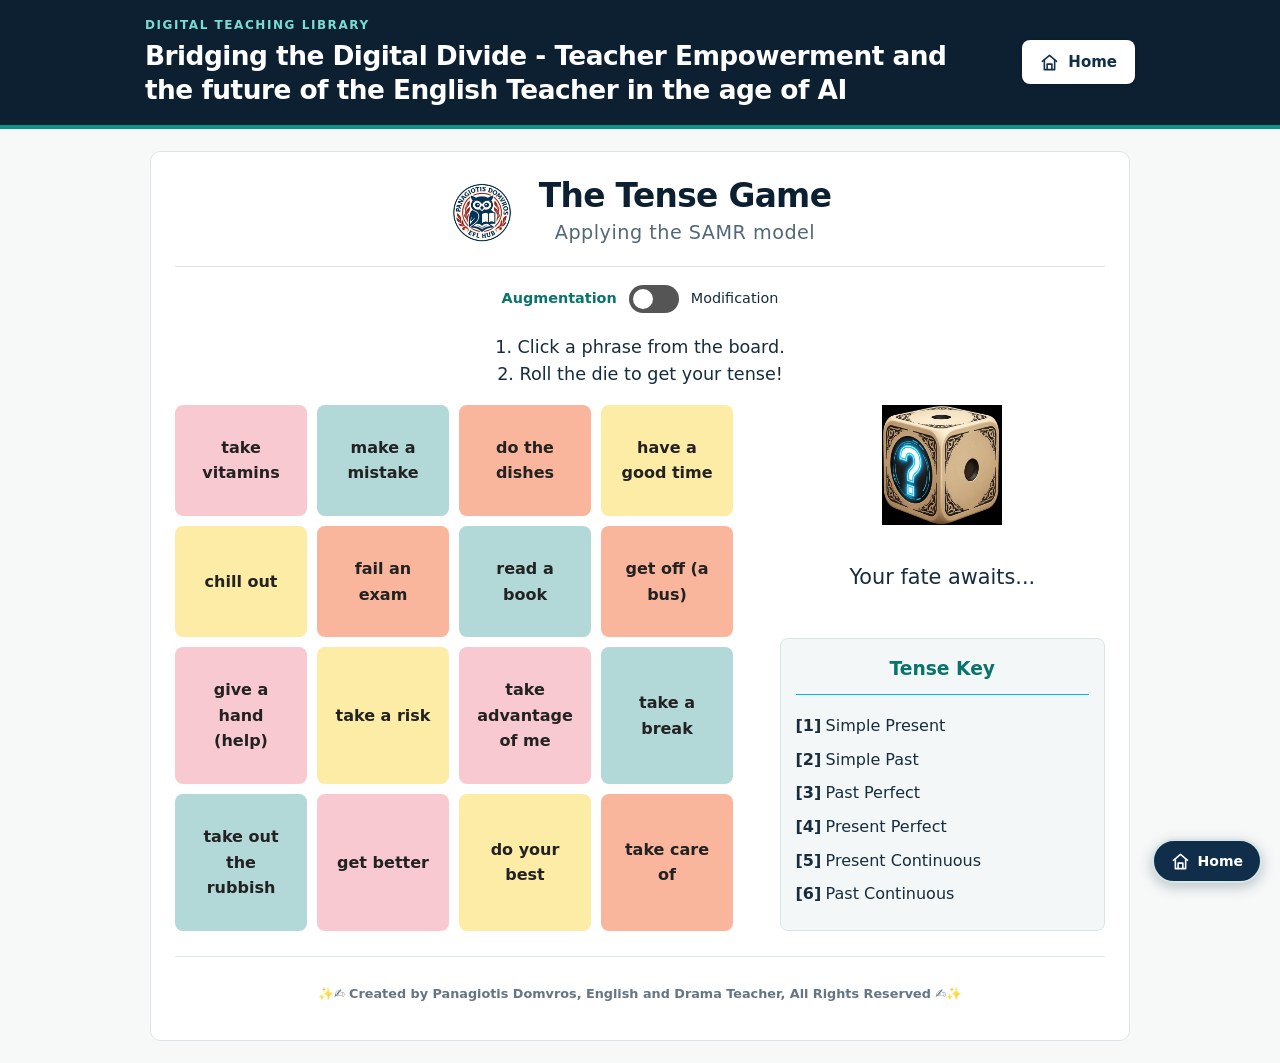
<file: SAMR-tenses/index.html>
<!DOCTYPE html>
<html lang="en" data-bdd-module="SAMR-tenses">
<head>
    <meta charset="UTF-8">
    <meta name="viewport" content="width=device-width, initial-scale=1.0">
    <title>The Tense Game</title>
    <style>
        /* ==========================================================================
           Main Setup & Background
           ========================================================================== */
        body {
            font-family: 'Segoe UI', Tahoma, Geneva, Verdana, sans-serif;
            margin: 0;
            padding: 20px;
            box-sizing: border-box;
            background-color: #000; /* Solid black background */
            color: #fff;
            display: flex;
            justify-content: center;
            align-items: flex-start;
            min-height: 100vh;
        }

        /* ==========================================================================
           Content Container
           ========================================================================== */
        .container {
            background-color: rgba(20, 20, 20, 0.75);
            padding: 2em;
            border-radius: 15px;
            text-align: center;
            width: 90%;
            max-width: 900px; /* Wider container for the game */
            border: 3px solid rgba(0, 183, 255, 0.9);
            box-shadow: 0 0 35px rgba(0, 183, 255, 0.5);
        }

        /* ==========================================================================
           Header, Logo & Title
           ========================================================================== */
        header {
            display: flex;
            justify-content: center;
            align-items: center;
            gap: 1.5em; /* Space between logo and title */
            margin-bottom: 1em;
        }

        #logo {
            width: 100px; /* Adjusted size */
            height: auto;
            filter: drop-shadow(0 0 10px rgba(0, 183, 255, 0.7));
        }

        /* NEW: Wrapper for title and subtitle */
        .title-wrapper {
            text-align: center;
        }

        h1 { 
            font-size: 2.5em; 
            color: #00B7FF;
            margin: 0; /* Removed default margins */
            font-weight: 600;
            margin-bottom: 5px; /* Added space for subtitle */
        }
        
        /* NEW: Subtitle style */
        #subtitle {
            font-size: 1.2rem; /* Small size font */
            font-weight: 300;
            color: #c0c0c0; /* Lighter gray */
            margin: 0;
            margin-top: -5px; /* Pull it up a bit */
            letter-spacing: 0.5px;
        }
        
        /* ==========================================================================
           Toggle Switch
           ========================================================================== */
        .toggle-container {
            display: flex;
            justify-content: center;
            align-items: center;
            gap: 12px;
            margin-bottom: 1.5em;
            font-size: 0.9em;
        }
        .toggle-label {
            font-weight: 300;
            color: #fff;
            transition: all 0.2s ease;
        }
        .toggle-label.active {
            font-weight: 700;
            color: #00B7FF;
        }
        .switch {
            position: relative;
            display: inline-block;
            width: 50px;
            height: 28px;
        }
        .switch input { opacity: 0; width: 0; height: 0; }
        .slider {
            position: absolute;
            cursor: pointer;
            top: 0;
            left: 0;
            right: 0;
            bottom: 0;
            background-color: #555;
            transition: .4s;
            border-radius: 28px;
        }
        .slider:before {
            position: absolute;
            content: "";
            height: 20px;
            width: 20px;
            left: 4px;
            bottom: 4px;
            background-color: white;
            transition: .4s;
            border-radius: 50%;
        }
        input:checked + .slider {
            background-color: #00B7FF;
        }
        input:checked + .slider:before {
            transform: translateX(22px);
        }

        /* ==========================================================================
           Typography (Instructions, Footer)
           ========================================================================== */
        p.instructions {
            line-height: 1.5;
            font-size: 1.1em;
            min-height: 3em; /* Prevent layout shift */
        }

        footer { 
            margin-top: 2em; 
            font-size: 0.8em; 
            opacity: 0.9; 
            line-height: 1.4;
            color: #fff; /* Ensure footer text is visible */
        }

        /* ==========================================================================
           Game Layout (Board + Controls)
           ========================================================================== */
        #game-layout {
            display: flex;
            justify-content: space-between;
            gap: 2em;
            margin-top: 1em; /* Reduced margin */
        }

        #phrase-board {
            flex-basis: 60%;
            display: grid;
            grid-template-columns: repeat(4, 1fr);
            gap: 10px;
        }

        #game-controls {
            flex-basis: 35%;
            display: flex;
            flex-direction: column;
            align-items: center;
        }

        /* ==========================================================================
           Phrase Boxes
           ========================================================================== */
        .phrase-box {
            padding: 15px;
            border-radius: 8px;
            font-weight: 600;
            cursor: pointer;
            transition: transform 0.2s ease, box-shadow 0.2s ease;
            display: flex;
            justify-content: center;
            align-items: center;
            min-height: 50px;
        }
        
        .phrase-box:hover {
            transform: scale(1.05);
        }

        .phrase-box.selected {
            box-shadow: 0 0 15px #fff, 0 0 25px #00B7FF;
            transform: scale(1.05);
        }
        
        /* Colors from the image */
        [data-color="pink"] { background-color: #f8c9d0; color: #222; }
        [data-color="teal"] { background-color: #b2d8d8; color: #222; }
        [data-color="yellow"] { background-color: #fdeca6; color: #222; }
        [data-color="orange"] { background-color: #f9b69c; color: #222; }


        /* ==========================================================================
           The Interactive Dice Elements
           ========================================================================== */
        #dice-container { 
            padding-bottom: 1em; /* Reduced padding */
            display: flex;
            justify-content: center;
        }

        #dice-face {
            width: 120px;
            height: 120px;
            cursor: pointer;
            transition: transform 0.2s ease-out;
        }

        #dice-face:hover {
            transform: scale(1.1) rotate(5deg);
        }

        #dice-image {
            width: 100%;
            height: 100%;
        }

        /* ==========================================================================
           Tense Key
           ========================================================================== */
        #tense-key {
            width: 100%;
            background-color: rgba(0, 0, 0, 0.3);
            border-radius: 8px;
            padding: 15px;
            margin-top: 1.5em;
        }

        #tense-key h3 {
            margin-top: 0;
            color: #00B7FF;
            border-bottom: 1px solid #00B7FF;
            padding-bottom: 10px;
        }

        #tense-key ul {
            list-style: none;
            padding-left: 0;
            margin: 0;
            text-align: left;
        }

        #tense-key li {
            font-size: 1em;
            margin-bottom: 8px;
        }

        #tense-key li strong {
            display: inline-block;
            width: 25px; /* Align numbers */
            color: #fff;
        }
        
        /* ==========================================================================
           Result & Animation
           ========================================================================== */
        #roll-result { 
            font-size: 1.3em;
            font-weight: 500;
            min-height: 1.5em;
            line-height: 1.5;
            color: #fff;
        }
        
        #roll-result strong {
            color: #00B7FF;
            font-size: 1.1em;
        }

        .rolling {
            animation: shake 0.5s cubic-bezier(.36,.07,.19,.97) both;
        }

        @keyframes shake {
          10%, 90% { transform: translate3d(-1px, 0, 0); }
          20%, 80% { transform: translate3d(2px, 0, 0); }
          30%, 50%, 70% { transform: translate3d(-4px, 0, 0); }
          40%, 60% { transform: translate3d(4px, 0, 0); }
        }
        
        /* ==========================================================================
           Writing & Feedback Area
           ========================================================================== */
        #writing-task-area {
            display: none; /* Hidden by default */
            width: 100%;
            margin-top: 1.5em;
            background-color: rgba(0, 0, 0, 0.3);
            padding: 1.5em;
            border-radius: 8px;
            box-sizing: border-box;
        }

        #sentence-input {
            width: 100%;
            padding: 12px;
            border-radius: 5px;
            border: 2px solid #00B7FF;
            background: #222;
            color: #fff;
            font-size: 1em;
            box-sizing: border-box; /* Important */
        }

        #check-answer-btn {
            background-color: #00B7FF;
            color: #000;
            font-weight: bold;
            border: none;
            padding: 12px 25px;
            border-radius: 5px;
            cursor: pointer;
            margin-top: 10px;
            transition: all 0.2s ease;
            font-size: 1em;
        }

        #check-answer-btn:hover {
            background-color: #fff;
            box-shadow: 0 0 10px #fff;
        }
        
        #feedback-text {
            margin-top: 15px;
            font-size: 1.1em;
            font-weight: 500;
            min-height: 1.5em;
            line-height: 1.4;
        }

        .feedback-correct {
            color: #50fa7b; /* Green */
        }
        
        .feedback-prompt {
            color: #f1fa8c; /* Yellow */
        }

        /* ==========================================================================
           Responsive Layout
           ========================================================================== */
        @media (max-width: 800px) {
            #game-layout {
                flex-direction: column-reverse; /* Controls on top, board below */
            }
            #phrase-board {
                grid-template-columns: repeat(3, 1fr);
            }
        }
        @media (max-width: 500px) {
            header {
                flex-direction: column; /* Stack logo and title on small screens */
                gap: 0.5em;
            }
            #logo {
                width: 80px; /* Smaller logo */
            }
            h1 { 
                font-size: 2em; 
            }
        }

    </style>
<link rel="stylesheet" href="bdd-module-theme.css">
<link rel="stylesheet" href="../site-home.css">
</head>
<body>
<div class="library-banner" role="region" aria-label="Digital Teaching Library identity">
  <div class="library-banner-inner">
    <div class="site-home-heading">
<div class="library-eyebrow">Digital Teaching Library</div>
    <div class="library-full-title">Bridging the Digital Divide - Teacher Empowerment and the future of the English Teacher in the age of AI</div>
</div>
<a class="site-home-button" href="../index.html" aria-label="Home — return to the main teaching library"><svg viewBox="0 0 24 24" aria-hidden="true"><path d="M3 10.5 12 3l9 7.5"/><path d="M5.5 9.5V21h13V9.5M9 21v-7h6v7"/></svg><span>Home</span></a>
  </div>
</div>
    <div class="container">
        <header>
            <img id="logo" src="../assets/pdhub-logo.png" alt="Panagiotis Domvros EFL Hub Logo">
            <div class="title-wrapper">
                <h1>The Tense Game</h1>
                <h2 id="subtitle">Applying the SAMR model</h2>
            </div>
        </header>
        <main>
            
            <div class="toggle-container">
                <span class="toggle-label active" id="mode-label-aug">Augmentation</span>
                <label class="switch">
                    <input type="checkbox" id="mode-toggle">
                    <span class="slider round"></span>
                </label>
                <span class="toggle-label" id="mode-label-mod">Modification</span>
            </div>

            <p class="instructions" id="instructions">
                1. Click a phrase from the board. <br> 2. Roll the die to get your tense!
            </p>

            <div id="game-layout">
                
                <div id="phrase-board">
                    <div class="phrase-box" data-color="pink">take vitamins</div>
                    <div class="phrase-box" data-color="teal">make a mistake</div>
                    <div class="phrase-box" data-color="orange">do the dishes</div>
                    <div class="phrase-box" data-color="yellow">have a good time</div>

                    <div class="phrase-box" data-color="yellow">chill out</div>
                    <div class="phrase-box" data-color="orange">fail an exam</div>
                    <div class="phrase-box" data-color="teal">read a book</div> 
                    <div class="phrase-box" data-color="orange">get off (a bus)</div>
                    
                    <div class="phrase-box" data-color="pink">give a hand (help)</div>
                    <div class="phrase-box" data-color="yellow">take a risk</div>
                    <div class="phrase-box" data-color="pink">take advantage of me</div>
                    <div class="phrase-box" data-color="teal">take a break</div>
                    
                    <div class="phrase-box" data-color="teal">take out the rubbish</div>
                    <div class="phrase-box" data-color="pink">get better</div>
                    <div class="phrase-box" data-color="yellow">do your best</div>
                    <div class="phrase-box" data-color="orange">take care of</div>
                </div>

                <div id="game-controls">
                    <div id="dice-container">
                        <div id="dice-face">
                            <img id="dice-image" src="dice-question.png" alt="Click to roll the die">
                        </div>
                    </div>
                    <p id="roll-result">Your fate awaits...</p>

                    <div id="writing-task-area">
                        <input type="text" id="sentence-input" placeholder="Type your sentence here...">
                        <button id="check-answer-btn">Check Answer</button>
                        <p id="feedback-text"></p>
                    </div>

                    <div id="tense-key">
                        <h3>Tense Key</h3>
                        <ul>
                            <li><strong>[1]</strong> Simple Present</li>
                            <li><strong>[2]</strong> Simple Past</li>
                            <li><strong>[3]</strong> Past Perfect</li>
                            <li><strong>[4]</strong> Present Perfect</li>
                            <li><strong>[5]</strong> Present Continuous</li>
                            <li><strong>[6]</strong> Past Continuous</li>
                        </ul>
                    </div>
                </div>
            </div>
        </main>
        <footer>
            <p>✨✍️ Created by Panagiotis Domvros, English and Drama Teacher, All Rights Reserved ✍️✨</p>
        </footer>
    </div>
    <script>
        document.addEventListener('DOMContentLoaded', () => {
            // --- ALL ELEMENTS ---
            const diceFace = document.getElementById('dice-face');
            const diceImage = document.getElementById('dice-image');
            const rollResult = document.getElementById('roll-result');
            const instructions = document.getElementById('instructions');
            const phraseBoxes = document.querySelectorAll('.phrase-box');
            
            // --- MODIFICATION ELEMENTS ---
            const writingTaskArea = document.getElementById('writing-task-area');
            const sentenceInput = document.getElementById('sentence-input');
            const checkAnswerBtn = document.getElementById('check-answer-btn');
            const feedbackText = document.getElementById('feedback-text');

            // --- TOGGLE ELEMENTS ---
            const modeToggle = document.getElementById('mode-toggle');
            const modeLabelAug = document.getElementById('mode-label-aug');
            const modeLabelMod = document.getElementById('mode-label-mod');

            // --- STATE ---
            let isRolling = false;
            let selectedPhrase = null;
            let currentTense = null;
            let currentBaseVerb = null;
            let isModificationMode = false; // Start in Augmentation mode
            const initialInstructions = instructions.innerHTML;

            /* --- IMAGE ASSETS --- */
            const diceImages = [
                'dice1.png', 'dice2.png', 'dice3.png',
                'dice4.png', 'dice5.png', 'dice6.png'
            ];
            const defaultImage = 'dice-question.png';

            // --- GAME DATA ---
            const tenses = {
                1: "Simple Present",
                2: "Simple Past",
                3: "Past Perfect",
                4: "Present Perfect",
                5: "Present Continuous",
                6: "Past Continuous"
            };

            // --- FUNCTIONS ---

            /**
             * Handles switching between modes
             */
            const handleModeToggle = () => {
                isModificationMode = modeToggle.checked;
                
                // Update labels
                if (isModificationMode) {
                    modeLabelMod.classList.add('active');
                    modeLabelAug.classList.remove('active');
                } else {
                    modeLabelAug.classList.add('active');
                    modeLabelMod.classList.remove('active');
                }
                
                // Reset the game state
                writingTaskArea.style.display = 'none';
                feedbackText.innerHTML = "";
                rollResult.innerHTML = "Your fate awaits...";
                instructions.innerHTML = initialInstructions;
                phraseBoxes.forEach(box => box.classList.remove('selected'));
                selectedPhrase = null;
                currentTense = null;
                currentBaseVerb = null;
                diceImage.src = defaultImage;
            };

            /**
             * Handles clicking on a phrase box
             */
            const selectPhrase = (e) => {
                // Hide writing area and clear feedback from previous turn
                writingTaskArea.style.display = 'none';
                feedbackText.innerHTML = "";
                feedbackText.className = "";
                rollResult.innerHTML = "Your fate awaits...";
                diceImage.src = defaultImage; // Reset dice image
                
                // Clear state
                currentTense = null;
                currentBaseVerb = null;
                
                // Remove 'selected' from all boxes
                phraseBoxes.forEach(box => box.classList.remove('selected'));
                
                // Add 'selected' to the clicked box
                const clickedBox = e.currentTarget;
                clickedBox.classList.add('selected');
                
                selectedPhrase = clickedBox.textContent;
                
                instructions.innerHTML = `Selected: "<strong>${selectedPhrase}</strong>"<br>Now, roll the die!`;
            };

            /**
             * Handles the dice roll logic and animation
             */
            const rollTheDice = () => {
                if (isRolling) return;

                if (!selectedPhrase) {
                    rollResult.innerHTML = "<strong>Please select a phrase first!</strong>";
                    return;
                }
                
                isRolling = true;
                diceFace.classList.add('rolling');
                diceImage.src = defaultImage;
                rollResult.textContent = "Rolling...";

                writingTaskArea.style.display = 'none';
                feedbackText.innerHTML = "";

                setTimeout(() => {
                    const roll = Math.floor(Math.random() * 6); // 0-5
                    const rollNumber = roll + 1; // 1-6
                    
                    currentTense = tenses[rollNumber];
                    currentBaseVerb = selectedPhrase.split(' ')[0].toLowerCase();
                    
                    diceImage.src = diceImages[roll];
                    
                    // === THIS IS THE CORE LOGIC CHANGE ===
                    if (isModificationMode) {
                        // --- MODIFICATION MODE ---
                        rollResult.innerHTML = `Rolled a <strong>${rollNumber}</strong>! Your tense is: <strong>${currentTense}</strong>`;
                        instructions.innerHTML = `Now, <strong>write a sentence</strong> below using "<strong>${selectedPhrase}</strong>".`;
                        sentenceInput.value = "";
                        sentenceInput.placeholder = `e.g., "She ${currentBaseVerb}s..." or "They ${currentBaseVerb}..."`;
                        writingTaskArea.style.display = 'block';
                        sentenceInput.focus();
                    } else {
                        // --- AUGMENTATION MODE ---
                        rollResult.innerHTML = `Rolled a <strong>${rollNumber}</strong>!<br>Your tense is: <strong>${currentTense}</strong>`;
                        instructions.innerHTML = `Practice: "<strong>${selectedPhrase}</strong>" (${currentTense})<br>Pick a new phrase!`;
                        phraseBoxes.forEach(box => box.classList.remove('selected'));
                        selectedPhrase = null;
                    }
                    // ======================================
                    
                    diceFace.classList.remove('rolling');
                    isRolling = false;
                }, 600); // Animation delay
            };
            
            /**
             * Checks the user's written sentence
             */
            const checkAnswer = () => {
                const userInput = sentenceInput.value.toLowerCase().trim();
                const verb = currentBaseVerb;
                
                if (!userInput || !currentTense) return;

                let isCorrect = false;
                let feedback = "";
                feedbackText.className = ""; // Clear old class

                switch (currentTense) {
                    case "Present Perfect":
                        isCorrect = (userInput.includes('have ') || userInput.includes('has '));
                        feedback = isCorrect ? "Great! You used 'have' or 'has'." : "Don't forget to use <strong>'have'</strong> or <strong>'has'</strong> for Present Perfect.";
                        feedbackText.className = isCorrect ? 'feedback-correct' : 'feedback-prompt';
                        break;
                    case "Past Perfect":
                        isCorrect = userInput.includes('had ');
                        feedback = isCorrect ? "Excellent! You used 'had'." : "Remember to use <strong>'had'</strong> for Past Perfect.";
                        feedbackText.className = isCorrect ? 'feedback-correct' : 'feedback-prompt';
                        break;
                    case "Present Continuous":
                        isCorrect = (userInput.includes('is ') || userInput.includes('am ') || userInput.includes('are ')) && userInput.includes('ing');
                        feedback = isCorrect ? "Awesome! You used 'is/am/are' and '-ing'." : "Make sure to use <strong>'is'</strong>, <strong>'am'</strong>, or <strong>'are'</strong> and add <strong>'-ing'</strong> to the verb.";
                        feedbackText.className = isCorrect ? 'feedback-correct' : 'feedback-prompt';
                        break;
                    case "Past Continuous":
                        isCorrect = (userInput.includes('was ') || userInput.includes('were ')) && userInput.includes('ing');
                        feedback = isCorrect ? "Perfect! You used 'was/were' and '-ing'." : "Don't forget <strong>'was'</strong> or <strong>'were'</strong> and add <strong>'-ing'</strong> to the verb.";
                        feedbackText.className = isCorrect ? 'feedback-correct' : 'feedback-prompt';
                        break;
                    case "Simple Past":
                        feedback = `Check your sentence. Did you use the <strong>Simple Past</strong> form of "${verb}"? (e.g., "-ed" or an irregular form)`;
                        feedbackText.className = 'feedback-prompt';
                        break;
                    case "Simple Present":
                        feedback = `Check your sentence. Did you use the <strong>Simple Present</strong> form? (e.g., "${verb}" or "${verb}s")`;
                        feedbackText.className = 'feedback-prompt';
                        break;
                    default:
                        feedback = "Keep trying! Select a phrase and roll again.";
                }

                feedbackText.innerHTML = feedback;

                // Reset for the next turn
                selectedPhrase = null;
                currentTense = null;
                currentBaseVerb = null;
                phraseBoxes.forEach(box => box.classList.remove('selected'));
                instructions.innerHTML = "<strong>Good job!</strong><br>" + initialInstructions;
            };

            // --- EVENT LISTENERS ---
            modeToggle.addEventListener('change', handleModeToggle);
            diceFace.addEventListener('click', rollTheDice);
            phraseBoxes.forEach(box => {
                box.addEventListener('click', selectPhrase);
            });
            checkAnswerBtn.addEventListener('click', checkAnswer);
            sentenceInput.addEventListener('keydown', (e) => {
                if (e.key === 'Enter') {
                    checkAnswer();
                }
            });

            // --- INITIALIZATION ---
            diceImage.src = defaultImage; // Set default image on load

        });
    </script>
<a class="site-home-floating" href="../index.html" aria-label="Home — return to the main teaching library"><svg viewBox="0 0 24 24" aria-hidden="true"><path d="M3 10.5 12 3l9 7.5"/><path d="M5.5 9.5V21h13V9.5M9 21v-7h6v7"/></svg><span>Home</span></a>
</body>
</html>
</file>
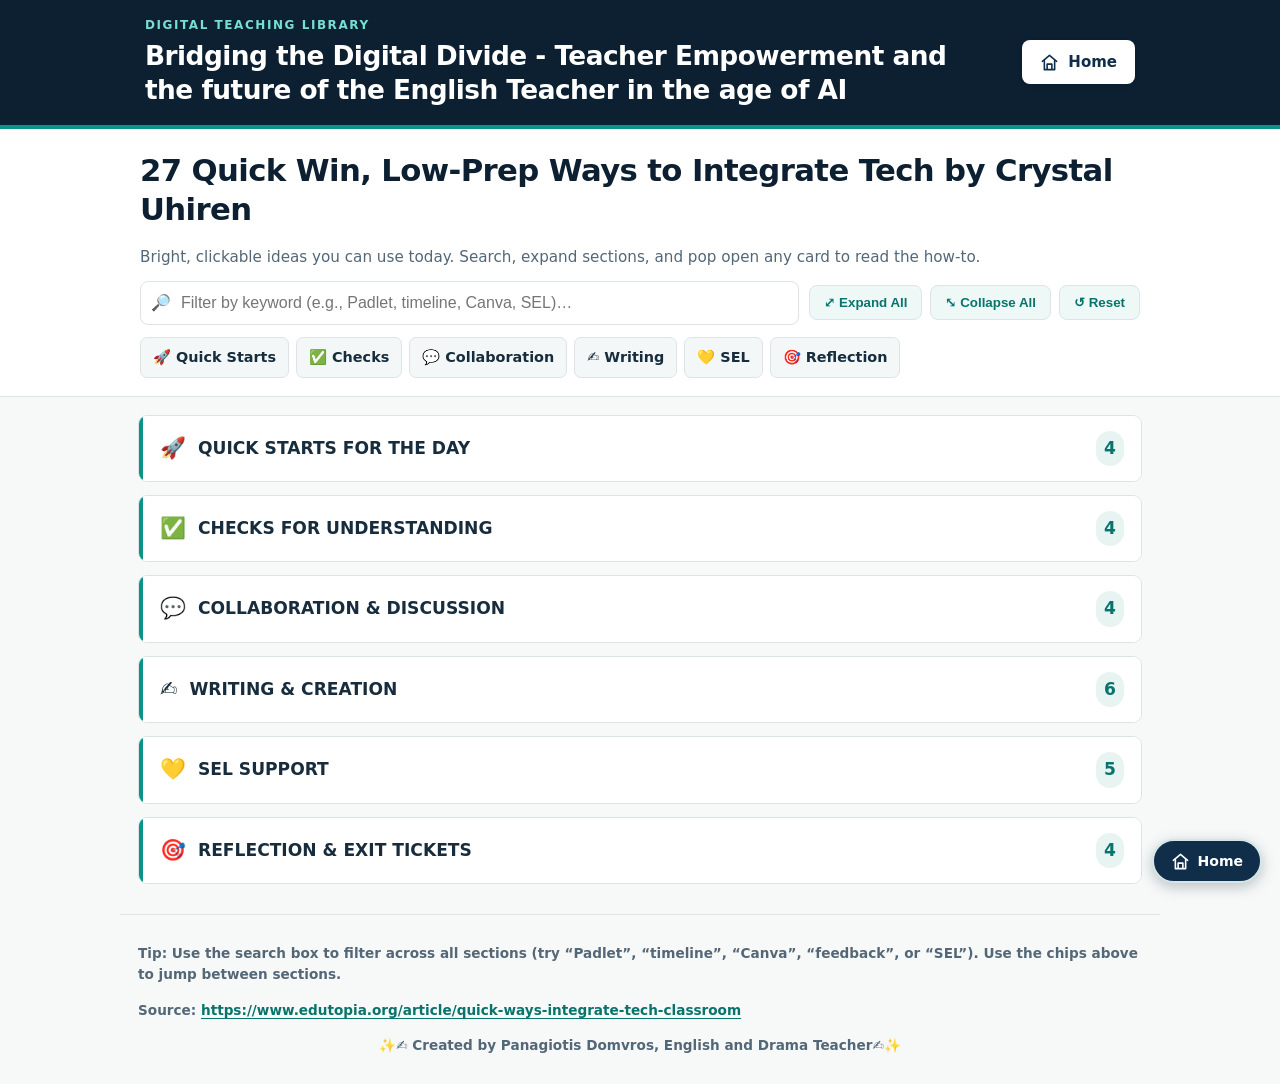
<file: tech-integration/index.html>
<!DOCTYPE html>
<html lang="en" data-bdd-module="tech-integration">
<head>
  <meta charset="utf-8" />
  <meta name="viewport" content="width=device-width, initial-scale=1" />
  <title>27 Quick Win, Low‑Prep Ways to Integrate Tech</title>
  <link href="https://fonts.googleapis.com/css2?family=Fugaz+One&family=Quicksand:wght@400;600&display=swap" rel="stylesheet">
  <style>
    :root{
      --bg: #fff7fa;
      --ink:#18202b;
      --muted:#5a6572;
      --chip:#ffe27a;
      /* section colors */
      --c1: linear-gradient(135deg,#ff6b6b,#ffd93d);
      --c2: linear-gradient(135deg,#6a82fb,#fc5c7d);
      --c3: linear-gradient(135deg,#00c6ff,#0072ff);
      --c4: linear-gradient(135deg,#43e97b,#38f9d7);
      --c5: linear-gradient(135deg,#f83600,#f9d423);
      --c6: linear-gradient(135deg,#b721ff,#21d4fd);
    }
    html,body{height:100%}
    body{
      margin:0; background:var(--bg); color:var(--ink);
      font-family:"Quicksand", system-ui, -apple-system, Segoe UI, Roboto, Helvetica, Arial, "Apple Color Emoji", "Segoe UI Emoji", "Segoe UI Symbol";
      line-height:1.5;
    }
    header{
      position:sticky; top:0; z-index:10; backdrop-filter:saturate(1.4) blur(6px);
      background:rgba(255,255,255,.8); border-bottom:1px dashed #e5e5ee;
    }
    .wrap{max-width:1100px; margin:0 auto; padding:16px 20px}
    h1{
      font-family:"Fugaz One", cursive; letter-spacing:.5px; margin:8px 0 10px; font-size:clamp(1.4rem,2.5vw,2.2rem);
    }
    .sub{color:var(--muted); font-size:.95rem; margin-bottom:12px}
    .toolbar{
      display:flex; gap:10px; flex-wrap:wrap; align-items:center; justify-content:space-between;
    }
    .search{
      display:flex; align-items:center; gap:8px; flex:1 1 300px;
      background:#fff; border:2px solid #ffd0e0; padding:8px 10px; border-radius:14px; box-shadow:0 6px 14px rgba(255,105,180,.12);
    }
    .search input{border:none; outline:none; width:100%; font-size:1rem; background:transparent}
    .btns{display:flex; gap:8px; flex-wrap:wrap}
    button{
      border:none; cursor:pointer; border-radius:12px; padding:9px 14px; font-weight:600;
      background:#ffe27a; box-shadow:0 6px 14px rgba(0,0,0,.08); transition:transform .08s ease;
    }
    button:hover{transform:translateY(-1px)}
    nav{
      display:flex; gap:8px; flex-wrap:wrap; margin-top:10px
    }
    .chip{
      font-weight:700; font-size:.9rem; padding:8px 12px; border-radius:999px; background:var(--chip);
      text-decoration:none; color:#222; border:2px solid #fff0a6; box-shadow:0 6px 12px rgba(255,199,0,.25);
    }
    main{max-width:1100px; margin:20px auto 70px; padding:0 20px}

    /* Section wrapper */
    section{margin:20px 0}
    section > details{
      border-radius:18px; overflow:hidden; background:#fff; border:2px solid #ffe3ef;
      box-shadow:0 10px 24px rgba(255,105,180,.14);
    }
    summary.section-head{
      list-style:none; cursor:pointer; padding:16px 18px; display:flex; align-items:center; gap:12px; color:#fff;
      font-family:"Fugaz One", cursive; letter-spacing:.4px; font-size:1.1rem; text-shadow:0 2px 8px rgba(0,0,0,.15)
    }
    summary.section-head::-webkit-details-marker{display:none}
    .icon{font-size:1.3rem}
    .count{margin-left:auto; font-weight:700; background:rgba(255,255,255,.2); padding:6px 10px; border-radius:999px}

    .inner{padding:14px 16px 18px; background:linear-gradient(180deg, #ffffff 0%, #fff7fb 100%)}

    /* Activity cards (collapsibles inside) */
    .grid{display:grid; grid-template-columns:repeat(auto-fill,minmax(260px,1fr)); gap:12px}
    details.activity{
      border:2px solid #ffe1f1; border-radius:16px; overflow:hidden; background:#fff;
      box-shadow:0 8px 18px rgba(255,105,180,.12);
    }
    summary.activity-title{
      list-style:none; cursor:pointer; padding:12px 14px; font-weight:700; display:flex; align-items:center; gap:8px;
      background:linear-gradient(135deg,#fff1f7,#fffdf2);
    }
    summary.activity-title::-webkit-details-marker{display:none}
    .tag{font-size:.78rem; padding:4px 8px; border-radius:8px; font-weight:700; background:#e6f7ff; color:#095778; border:1px solid #c7ebff}
    .body{padding:10px 14px 14px; color:#2a3442}

    /* Section color bands */
    .c1 summary.section-head{background:var(--c1)}
    .c2 summary.section-head{background:var(--c2)}
    .c3 summary.section-head{background:var(--c3)}
    .c4 summary.section-head{background:var(--c4)}
    .c5 summary.section-head{background:var(--c5)}
    .c6 summary.section-head{background:var(--c6)}

    .no-results{display:none; margin:14px 0 0; font-weight:700; color:#a3003b}
    footer{max-width:1100px; margin:40px auto 60px; padding:0 20px; color:var(--muted); font-size:.9rem}
    .small{font-size:.85rem}
  </style>
<link rel="stylesheet" href="bdd-module-theme.css">
<link rel="stylesheet" href="../site-home.css">
</head>
<body>
<div class="library-banner" role="region" aria-label="Digital Teaching Library identity">
  <div class="library-banner-inner">
    <div class="site-home-heading">
<div class="library-eyebrow">Digital Teaching Library</div>
    <div class="library-full-title">Bridging the Digital Divide - Teacher Empowerment and the future of the English Teacher in the age of AI</div>
</div>
<a class="site-home-button" href="../index.html" aria-label="Home — return to the main teaching library"><svg viewBox="0 0 24 24" aria-hidden="true"><path d="M3 10.5 12 3l9 7.5"/><path d="M5.5 9.5V21h13V9.5M9 21v-7h6v7"/></svg><span>Home</span></a>
  </div>
</div>
  <header>
    <div class="wrap">
      <h1>27 Quick Win, Low‑Prep Ways to Integrate Tech by Crystal Uhiren</h1>
      <p class="sub">Bright, clickable ideas you can use today. Search, expand sections, and pop open any card to read the how‑to.</p>
      <div class="toolbar">
        <label class="search" aria-label="Search activities">
          <span>🔎</span>
          <input id="q" type="search" placeholder="Filter by keyword (e.g., Padlet, timeline, Canva, SEL)…" />
        </label>
        <div class="btns">
          <button id="expandAll" title="Expand all sections">⤢ Expand All</button>
          <button id="collapseAll" title="Collapse all sections">⤡ Collapse All</button>
          <button id="reset" title="Clear search and resets view">↺ Reset</button>
        </div>
      </div>
      <nav aria-label="Jump to section">
        <a class="chip" href="#quick">🚀 Quick Starts</a>
        <a class="chip" href="#checks">✅ Checks</a>
        <a class="chip" href="#collab">💬 Collaboration</a>
        <a class="chip" href="#writing">✍️ Writing</a>
        <a class="chip" href="#sel">💛 SEL</a>
        <a class="chip" href="#exit">🎯 Reflection</a>
      </nav>
    </div>
  </header>

  <main>
    <section id="quick">
      <details class="c1">
        <summary class="section-head"><span class="icon">🚀</span> QUICK STARTS FOR THE DAY <span class="count" data-count="quick">4</span></summary>
        <div class="inner">
          <div class="grid" data-group="quick">
            <details class="activity">
              <summary class="activity-title">Send Students on a Search <span class="tag">Inquiry</span></summary>
              <div class="body">
                Ask a question connected to your lesson and challenge students to find the answer using their browser. Craft prompts that require more than a copy‑and‑paste—questions that make them think about <em>how</em> they’re searching. Debrief how they searched and how they judged source reliability.
              </div>
            </details>
            <details class="activity">
              <summary class="activity-title">Cultivate Creativity With AI Images <span class="tag">Padlet</span></summary>
              <div class="body">
                In a Padlet board, have students generate and post an AI image about today’s topic—a vocabulary visual or an image that captures a mood. Classmates add captions to each other’s images.
              </div>
            </details>
            <details class="activity">
              <summary class="activity-title">Hook Curiosity With a Custom Song <span class="tag">Suno</span></summary>
              <div class="body">
                Create an AI‑generated tune that hints at today’s concept, question, or theme. Play it as students enter and ask them to listen for keywords or clues. Make it ahead of time—or create it live for a wow moment.
              </div>
            </details>
            <details class="activity">
              <summary class="activity-title">Check In with Emojis <span class="tag">Emoji</span></summary>
              <div class="body">
                Have students open a Google Doc/Slide/Note and choose an emoji that matches their feelings, confidence about yesterday’s topic, or a prediction for today. You get instant feedback at a glance.
              </div>
            </details>
          </div>
          <p class="no-results">No matching activities here. Try a different keyword or clear the filter.</p>
        </div>
      </details>
    </section>

    <section id="checks">
      <details class="c2">
        <summary class="section-head"><span class="icon">✅</span> CHECKS FOR UNDERSTANDING <span class="count" data-count="checks">4</span></summary>
        <div class="inner">
          <div class="grid" data-group="checks">
            <details class="activity">
              <summary class="activity-title">Make a Mystery Mic Drop Moment <span class="tag">Padlet Voice</span></summary>
              <div class="body">
                Students type a one‑sentence summary into Padlet’s AI Voice tool. Turn on “Hide Author” for anonymity, then let classmates listen and vote with the five‑star reaction setting.
              </div>
            </details>
            <details class="activity">
              <summary class="activity-title">Spot the Lie <span class="tag">2 Truths &amp; a Lie</span></summary>
              <div class="body">
                Students post two true statements and one false one about the learning so far on a shared Padlet. Classmates like the post they think is the lie before authors reveal answers.
              </div>
            </details>
            <details class="activity">
              <summary class="activity-title">Plot a Timeline in Ten <span class="tag">Padlet Timeline</span></summary>
              <div class="body">
                Create a timeline board and have small groups map key events—history moments, process steps, or story scenes. Compare timelines between groups and discuss differences.
              </div>
            </details>
            <details class="activity">
              <summary class="activity-title">Drive Deeper Discussion <span class="tag">Wayground</span></summary>
              <div class="body">
                Use Wayground Presentations (formerly Quizizz) to upload slides and insert polls or word clouds. Responses appear instantly. Switch to a collaborative whiteboard in one click to extend discussion.
              </div>
            </details>
          </div>
          <p class="no-results">No matching activities here. Try a different keyword or clear the filter.</p>
        </div>
      </details>
    </section>

    <section id="collab">
      <details class="c3">
        <summary class="section-head"><span class="icon">💬</span> COLLABORATION &amp; DISCUSSION <span class="count" data-count="collab">4</span></summary>
        <div class="inner">
          <div class="grid" data-group="collab">
            <details class="activity">
              <summary class="activity-title">Co‑Write Creative Stories <span class="tag">Padlet</span></summary>
              <div class="body">
                Use a Padlet set to columns. Post the opening and let students continue the story via comments or new posts. Add AI images for illustrations. You’ll end with a class‑built story.
              </div>
            </details>
            <details class="activity">
              <summary class="activity-title">Take Collaboration to the Next Level <span class="tag">Canva Whiteboard</span></summary>
              <div class="body">
                In Canva’s digital whiteboard, groups co‑create visuals like character maps, concept webs, or brainstorms. Tap the library of elements and fonts for expressive work.
              </div>
            </details>
            <details class="activity">
              <summary class="activity-title">Build a Collaborative Graffiti Wall <span class="tag">Padlet</span></summary>
              <div class="body">
                Start with a Padlet sandbox template as a graffiti wall for ideas, questions, and visuals. Use it as a warm‑up, a mid‑lesson check, or a closing reflection.
              </div>
            </details>
            <details class="activity">
              <summary class="activity-title">Create a Top 5 (or Flop 5) List <span class="tag">Ranking</span></summary>
              <div class="body">
                Students post top‑five lists (e.g., events in a story, ways to solve a problem, or biggest mistakes by a historical figure). Turn on voting so the class can like favorites.
              </div>
            </details>
          </div>
          <p class="no-results">No matching activities here. Try a different keyword or clear the filter.</p>
        </div>
      </details>
    </section>

    <section id="writing">
      <details class="c4">
        <summary class="section-head"><span class="icon">✍️</span> WRITING &amp; CREATION <span class="count" data-count="writing">6</span></summary>
        <div class="inner">
          <div class="grid" data-group="writing">
            <details class="activity">
              <summary class="activity-title">Boost Student Brainstorming Visually <span class="tag">Freeform</span></summary>
              <div class="body">
                On iPad/Mac, Freeform needs no setup—just open and create. Students build sketchnotes or visual study guides with drawing tools, sticky notes, and shapes.
              </div>
            </details>
            <details class="activity">
              <summary class="activity-title">Animate Student Thinking <span class="tag">Keynote</span></summary>
              <div class="body">
                Use Keynote’s Line Draw to animate sketches that reveal thinking step‑by‑step—e.g., the water cycle, photosynthesis, or story plot development.
              </div>
            </details>
            <details class="activity">
              <summary class="activity-title">Expand Student Planning <span class="tag">Google Draw</span></summary>
              <div class="body">
                Google Draw offers a simple shared canvas for digital storyboards, mind maps, flowcharts, experiment steps, or novel event maps—editable in real time.
              </div>
            </details>
            <details class="activity">
              <summary class="activity-title">Provide Individualized Writing Feedback <span class="tag">MagicSchool AI</span></summary>
              <div class="body">
                Configure MagicSchool AI with clear prompts and rubrics to score writing and give specific, actionable suggestions. The quality comes from strong setup.
              </div>
            </details>
            <details class="activity">
              <summary class="activity-title">Design Animated Flashcards <span class="tag">Canva</span></summary>
              <div class="body">
                In Canva, create a slide per vocabulary word or concept, then add text, images, and animations using “Create an Animation.” Great for verbs in action or concept demos.
              </div>
            </details>
            <details class="activity">
              <summary class="activity-title">Quote Something Meaningful <span class="tag">Canva</span></summary>
              <div class="body">
                Search Canva for a “quote template.” Students pick a meaningful line from a text or lesson and pair it with visuals and typography reflecting the tone or message.
              </div>
            </details>
          </div>
          <p class="no-results">No matching activities here. Try a different keyword or clear the filter.</p>
        </div>
      </details>
    </section>

    <section id="sel">
      <details class="c5">
        <summary class="section-head"><span class="icon">💛</span> SEL SUPPORT <span class="count" data-count="sel">5</span></summary>
        <div class="inner">
          <div class="grid" data-group="sel">
            <details class="activity">
              <summary class="activity-title">Break Tasks into Manageable Steps <span class="tag">Goblin.tools</span></summary>
              <div class="body">
                For PBL or big assignments, use Compiler to break large projects into smaller, trackable steps so students can manage time, reduce stress, and see progress.
              </div>
            </details>
            <details class="activity">
              <summary class="activity-title">Build a Gratitude Wall <span class="tag">Padlet</span></summary>
              <div class="body">
                Launch a classwide or private Padlet using Gratitude Wall templates. Students post short messages, images, or GIFs to show appreciation and notice the good.
              </div>
            </details>
            <details class="activity">
              <summary class="activity-title">Ask “How Are We Feeling?” <span class="tag">Canva</span></summary>
              <div class="body">
                Use Canva’s ready‑to‑use “How Are We Feeling” slides for daily emotional check‑ins—project to the class or share for private responses.
              </div>
            </details>
            <details class="activity">
              <summary class="activity-title">Quiet and Calm the Room <span class="tag">Classroom Zen</span></summary>
              <div class="body">
                Try Typing Zen when energy runs high. Students practice typing encouraging phrases—calming, skill‑building, and a mindful movement break.
              </div>
            </details>
            <details class="activity">
              <summary class="activity-title">Build Conversational Confidence <span class="tag">Magic School</span></summary>
              <div class="body">
                Use the Language Practice Room template for ELLs to explore conversation simulations, practice comprehension, and record spoken responses in a low‑stakes space.
              </div>
            </details>
          </div>
          <p class="no-results">No matching activities here. Try a different keyword or clear the filter.</p>
        </div>
      </details>
    </section>

    <section id="exit">
      <details class="c6">
        <summary class="section-head"><span class="icon">🎯</span> REFLECTION &amp; EXIT TICKETS <span class="count" data-count="exit">4</span></summary>
        <div class="inner">
          <div class="grid" data-group="exit">
            <details class="activity">
              <summary class="activity-title">Be the Bot <span class="tag">AI Literacy</span></summary>
              <div class="body">
                From Matt Miller (Ditch That Textbook): ask students to predict what an AI will answer to a lesson‑related question—identify vocabulary/concepts that should appear and what the AI might miss.
              </div>
            </details>
            <details class="activity">
              <summary class="activity-title">Set the Mood(board) <span class="tag">Canva</span></summary>
              <div class="body">
                In a shared Canva deck, give each student a slide to capture images, colors, and text that represent what they learned and how it felt—then gallery‑walk the deck.
              </div>
            </details>
            <details class="activity">
              <summary class="activity-title">Reverse‑Engineer an Exit Ticket <span class="tag">Padlet / LMS</span></summary>
              <div class="body">
                Instead of answering your question, students write their own and post it to a Padlet or LMS board. Turn the checkout into a quick peer‑learning moment with your probing replies.
              </div>
            </details>
            <details class="activity">
              <summary class="activity-title">Five‑Minute Reflection <span class="tag">Canva</span></summary>
              <div class="body">
                Have students grab a simple infographic template in Canva and fill it with key ideas, icons, and captions that capture the heart of the lesson in five minutes.
              </div>
            </details>
          </div>
          <p class="no-results">No matching activities here. Try a different keyword or clear the filter.</p>
        </div>
      </details>
    </section>
  </main>

  <footer class="wrap">
    <p class="small">Tip: Use the search box to filter across all sections (try “Padlet”, “timeline”, “Canva”, “feedback”, or “SEL”). Use the chips above to jump between sections.</p>
    <p class="small">Source: <a href="https://www.edutopia.org/article/quick-ways-integrate-tech-classroom" target="_blank" rel="noopener">https://www.edutopia.org/article/quick-ways-integrate-tech-classroom</a></p>
    <p class="small" style="text-align:center;">✨✍️ Created by Panagiotis Domvros, English and Drama Teacher✍️✨</p>
  </footer>

  <script>
    const q = document.getElementById('q');
    const resetBtn = document.getElementById('reset');
    const expandAll = document.getElementById('expandAll');
    const collapseAll = document.getElementById('collapseAll');

    const sectionDetails = Array.from(document.querySelectorAll('section > details'));
    const activityDetails = Array.from(document.querySelectorAll('details.activity'));

    function setCounts(){
      const groups = ['quick','checks','collab','writing','sel','exit'];
      groups.forEach(g=>{
        const grid = document.querySelector(`[data-group="${g}"]`);
        const visible = Array.from(grid.querySelectorAll('details.activity')).filter(el=>el.style.display !== 'none').length;
        const badge = document.querySelector(`[data-count="${g}"]`);
        if(badge) badge.textContent = visible;
        const empty = grid.parentElement.querySelector('.no-results');
        if(empty) empty.style.display = visible ? 'none' : 'block';
      })
    }

    function filterActivities(term){
      const t = term.trim().toLowerCase();
      // Ensure all parent sections open when filtering so results are visible
      if(t){ sectionDetails.forEach(d=> d.open = true); }
      activityDetails.forEach(d=>{
        const txt = d.textContent.toLowerCase();
        d.style.display = txt.includes(t) ? '' : 'none';
      });
      setCounts();
    }

    q.addEventListener('input', e=> filterActivities(e.target.value));

    resetBtn.addEventListener('click', ()=>{
      q.value = '';
      activityDetails.forEach(d=> d.style.display='');
      sectionDetails.forEach(d=> d.open = false); // Change: set all to false to keep it folded on reset
      // sectionDetails.forEach((d,i)=> d.open = i===0); // Original: keep the first section open by default
      setCounts();
    });

    expandAll.addEventListener('click', ()=> sectionDetails.forEach(d=> d.open = true));
    collapseAll.addEventListener('click', ()=> sectionDetails.forEach(d=> d.open = false));

    // Initialize counts
    setCounts();
  </script>
<a class="site-home-floating" href="../index.html" aria-label="Home — return to the main teaching library"><svg viewBox="0 0 24 24" aria-hidden="true"><path d="M3 10.5 12 3l9 7.5"/><path d="M5.5 9.5V21h13V9.5M9 21v-7h6v7"/></svg><span>Home</span></a>
</body>
</html>
</file>
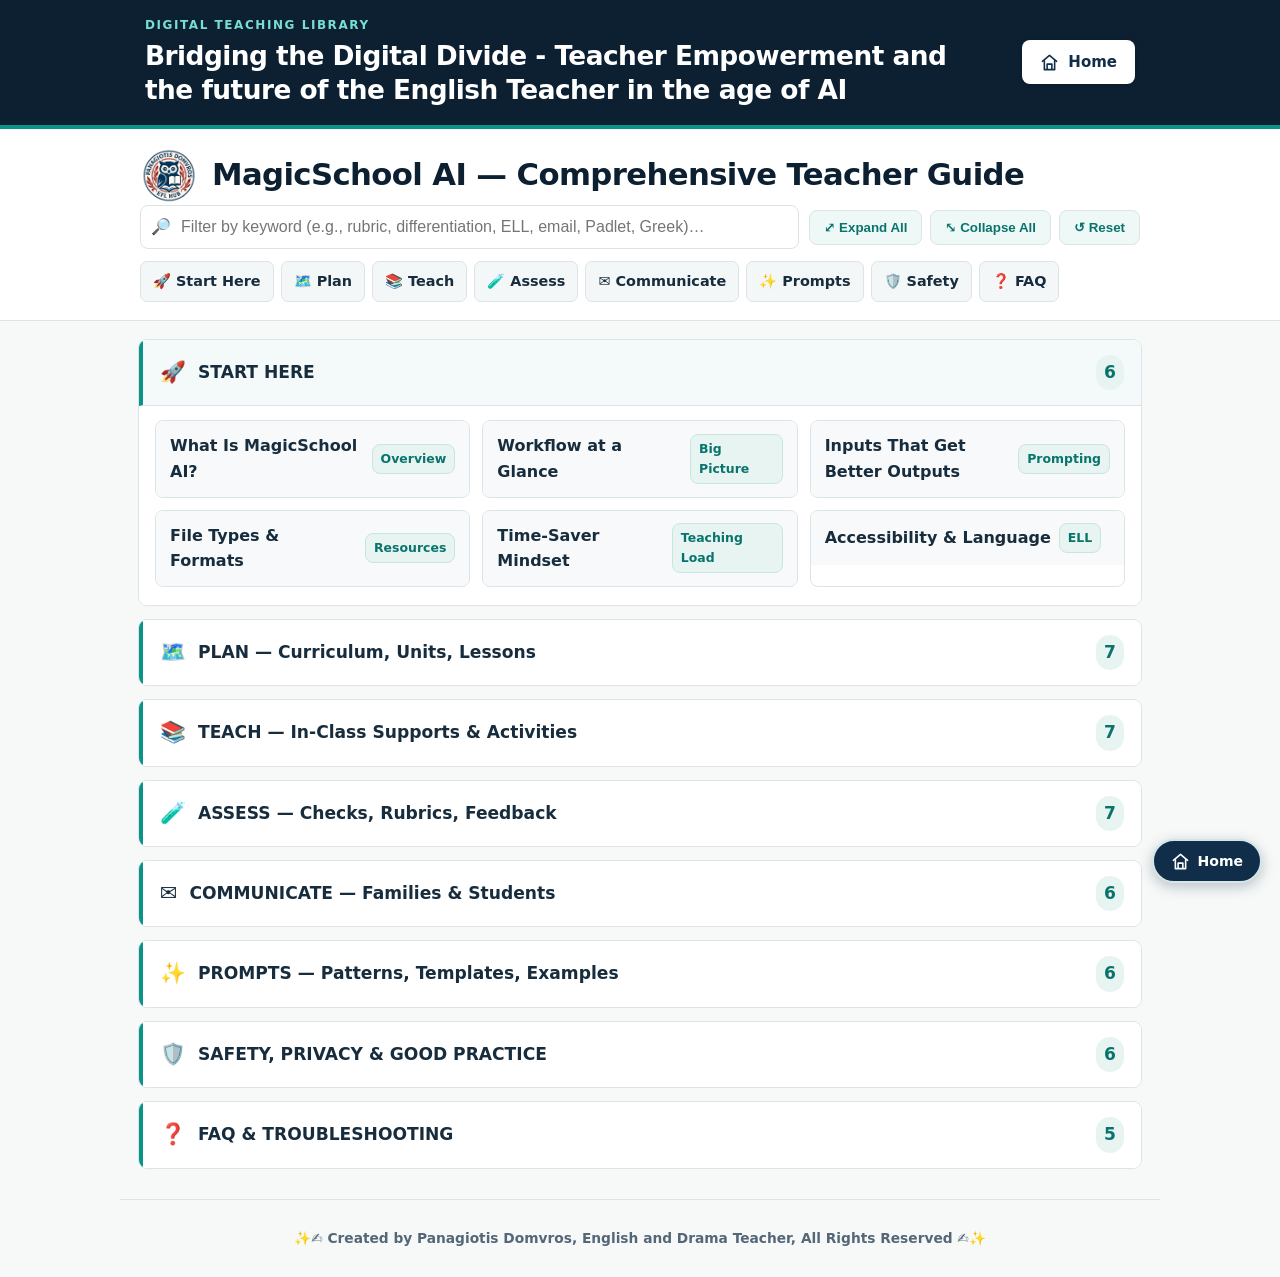
<file: using-magicschool/index.html>
<!DOCTYPE html>
<html lang="en" data-bdd-module="using-magicschool">
<head>
  <meta charset="utf-8" />
  <meta name="viewport" content="width=device-width, initial-scale=1" />
  <title>MagicSchool AI — Comprehensive Teacher Guide</title>
  <!-- Jazzy fonts -->
  <link href="https://fonts.googleapis.com/css2?family=Fugaz+One&family=Quicksand:wght@400;600;700&display=swap" rel="stylesheet">
  <style>
    :root{
      --bg: #fff7fa;
      --ink:#18202b;
      --muted:#5a6572;
      --chip:#ffe27a;
      --accent:#ff6bb5;
      /* section colors */
      --c1: linear-gradient(135deg,#ff6b6b,#ffd93d);
      --c2: linear-gradient(135deg,#6a82fb,#fc5c7d);
      --c3: linear-gradient(135deg,#00c6ff,#0072ff);
      --c4: linear-gradient(135deg,#43e97b,#38f9d7);
      --c5: linear-gradient(135deg,#f83600,#f9d423);
      --c6: linear-gradient(135deg,#b721ff,#21d4fd);
      --c7: linear-gradient(135deg,#ff9a9e,#fecfef);
    }
    html,body{height:100%}
    body{ margin:0; background:var(--bg); color:var(--ink);
      font-family:"Quicksand", system-ui, -apple-system, Segoe UI, Roboto, Helvetica, Arial, "Apple Color Emoji", "Segoe UI Emoji", "Segoe UI Symbol"; line-height:1.55; }

    header{ position:sticky; top:0; z-index:10; backdrop-filter:saturate(1.4) blur(6px);
      background:rgba(255,255,255,.85); border-bottom:1px dashed #e5e5ee; }
    .wrap{max-width:1100px; margin:0 auto; padding:14px 20px}
    .top{ display:grid; grid-template-columns:auto 1fr; align-items:center; gap:14px; }
    .logo{ width:64px; height:64px; object-fit:contain; border-radius:50%; box-shadow:0 6px 14px rgba(0,0,0,.15); align-self:center; justify-self:start }
    h1{ font-family:"Fugaz One", cursive; letter-spacing:.5px; margin:6px 0 4px; font-size:clamp(1.4rem,2.6vw,2.3rem); }
    .sub{color:var(--muted); font-size:.96rem; margin:0 0 10px}

    .toolbar{ display:flex; gap:10px; flex-wrap:wrap; align-items:center; justify-content:space-between; }
    .search{ display:flex; align-items:center; gap:8px; flex:1 1 320px; background:#fff; border:2px solid #ffd0e0; padding:8px 10px; border-radius:14px; box-shadow:0 6px 14px rgba(255,105,180,.12);} 
    .search input{ border:none; outline:none; width:100%; font-size:1rem; background:transparent }
    .btns{display:flex; gap:8px; flex-wrap:wrap}
    button{ border:none; cursor:pointer; border-radius:12px; padding:9px 14px; font-weight:700; background:#ffe27a; box-shadow:0 6px 14px rgba(0,0,0,.08); transition:transform .08s ease; }
    button:hover{ transform:translateY(-1px) }
    nav{ display:flex; gap:8px; flex-wrap:wrap; margin-top:10px }
    .chip{ font-weight:800; font-size:.9rem; padding:8px 12px; border-radius:999px; background:var(--chip); text-decoration:none; color:#222; border:2px solid #fff0a6; box-shadow:0 6px 12px rgba(255,199,0,.25); }

    main{ max-width:1100px; margin:20px auto 70px; padding:0 20px }
    section{ margin:20px 0 }
    section > details{ border-radius:18px; overflow:hidden; background:#fff; border:2px solid #ffe3ef; box-shadow:0 10px 24px rgba(255,105,180,.14);} 
    summary.section-head{ list-style:none; cursor:pointer; padding:16px 18px; display:flex; align-items:center; gap:12px; color:#fff; font-family:"Fugaz One", cursive; letter-spacing:.4px; font-size:1.12rem; text-shadow:0 2px 8px rgba(0,0,0,.15) }
    summary.section-head::-webkit-details-marker{display:none}
    .icon{font-size:1.3rem}
    .count{ margin-left:auto; font-weight:800; background:rgba(255,255,255,.22); padding:6px 10px; border-radius:999px }
    .inner{ padding:14px 16px 18px; background:linear-gradient(180deg, #ffffff 0%, #fff7fb 100%) }

    .grid{ display:grid; grid-template-columns:repeat(auto-fill,minmax(280px,1fr)); gap:12px }
    details.card{ border:2px solid #ffe1f1; border-radius:16px; overflow:hidden; background:#fff; box-shadow:0 8px 18px rgba(255,105,180,.12);} 
    summary.card-head{ list-style:none; cursor:pointer; padding:12px 14px; font-weight:800; display:flex; align-items:center; gap:8px; background:linear-gradient(135deg,#fff1f7,#fffdf2);} 
    summary.card-head::-webkit-details-marker{display:none}
    .tag{ font-size:.78rem; padding:4px 8px; border-radius:8px; font-weight:800; background:#e6f7ff; color:#095778; border:1px solid #c7ebff }
    .body{ padding:10px 14px 14px; color:#2a3442 }
    .body p{ margin:0 0 10px }
    .body ul{ margin:0 0 10px 18px }
    code, pre{ font-family: ui-monospace, SFMono-Regular, Menlo, Monaco, Consolas, "Liberation Mono", "Courier New", monospace }
    pre{ background:#fff9fe; border:1px dashed #ffcef0; padding:10px; border-radius:10px; overflow:auto }
    .copy{ margin-left:auto; font-size:.8rem; padding:6px 10px; background:#ffd7fb }

    /* Section color bands */
    .c1 summary.section-head{background:var(--c1)}
    .c2 summary.section-head{background:var(--c2)}
    .c3 summary.section-head{background:var(--c3)}
    .c4 summary.section-head{background:var(--c4)}
    .c5 summary.section-head{background:var(--c5)}
    .c6 summary.section-head{background:var(--c6)}
    .c7 summary.section-head{background:var(--c7)}

    .no-results{display:none; margin:14px 0 0; font-weight:800; color:#a3003b}
    footer{ max-width:1100px; margin:40px auto 60px; padding:0 20px; color:var(--muted); font-size:.92rem; text-align:center }
    .small{font-size:.86rem}
  </style>
<link rel="stylesheet" href="bdd-module-theme.css">
<link rel="stylesheet" href="../site-home.css">
</head>
<body>
<div class="library-banner" role="region" aria-label="Digital Teaching Library identity">
  <div class="library-banner-inner">
    <div class="site-home-heading">
<div class="library-eyebrow">Digital Teaching Library</div>
    <div class="library-full-title">Bridging the Digital Divide - Teacher Empowerment and the future of the English Teacher in the age of AI</div>
</div>
<a class="site-home-button" href="../index.html" aria-label="Home — return to the main teaching library"><svg viewBox="0 0 24 24" aria-hidden="true"><path d="M3 10.5 12 3l9 7.5"/><path d="M5.5 9.5V21h13V9.5M9 21v-7h6v7"/></svg><span>Home</span></a>
  </div>
</div>
  <header>
    <div class="wrap">
      <div class="top">
        <img src="../assets/pdhub-logo.png" class="logo" alt="Panagiotis Domvros EFL Hub logo" />
        <div>
          <h1>MagicSchool AI — Comprehensive Teacher Guide</h1>
          
        </div>
      </div>
      <div class="toolbar">
        <label class="search" aria-label="Search the guide">
          <span>🔎</span>
          <input id="q" type="search" placeholder="Filter by keyword (e.g., rubric, differentiation, ELL, email, Padlet, Greek)…" />
        </label>
        <div class="btns">
          <button id="expandAll" title="Expand all sections">⤢ Expand All</button>
          <button id="collapseAll" title="Collapse all sections">⤡ Collapse All</button>
          <button id="reset" title="Clear search and reset view">↺ Reset</button>
        </div>
      </div>
      <nav aria-label="Jump to section">
        <a class="chip" href="#start">🚀 Start Here</a>
        <a class="chip" href="#plan">🗺️ Plan</a>
        <a class="chip" href="#teach">📚 Teach</a>
        <a class="chip" href="#assess">🧪 Assess</a>
        <a class="chip" href="#communicate">✉️ Communicate</a>
        <a class="chip" href="#prompts">✨ Prompts</a>
        <a class="chip" href="#safety">🛡️ Safety</a>
        <a class="chip" href="#faq">❓ FAQ</a>
      </nav>
    </div>
  </header>

  <main>
    <!-- START HERE -->
    <section id="start">
      <details open class="c1">
        <summary class="section-head"><span class="icon">🚀</span> START HERE <span class="count" data-count="start">6</span></summary>
        <div class="inner">
          <div class="grid" data-group="start">
            <details class="card">
              <summary class="card-head">What Is MagicSchool AI? <span class="tag">Overview</span></summary>
              <div class="body">
                <p>MagicSchool AI is a collection of educator‑focused AI tools that help you plan, differentiate, create resources, and communicate more efficiently. Think of it as a co‑planner that drafts first passes so you can refine with your expertise.</p>
                <ul>
                  <li>Best for: drafting lesson materials, differentiating texts, brainstorming activities, generating rubrics, feedback, and emails.</li>
                  <li>Not for: grading high‑stakes work automatically, replacing teacher judgment, or handling student personal data.</li>
                </ul>
              </div>
            </details>
            <details class="card">
              <summary class="card-head">Workflow at a Glance <span class="tag">Big Picture</span></summary>
              <div class="body">
                <ol>
                  <li><strong>Plan:</strong> unit goals → lesson outline → materials &amp; differentiation.</li>
                  <li><strong>Teach:</strong> slides, discussion questions, station tasks, exemplars.</li>
                  <li><strong>Assess:</strong> quick checks, rubrics, feedback comments, retake versions.</li>
                  <li><strong>Communicate:</strong> family emails, progress reports, student reflections.</li>
                </ol>
              </div>
            </details>
            <details class="card">
              <summary class="card-head">Inputs That Get Better Outputs <span class="tag">Prompting</span></summary>
              <div class="body">
                <p>Give <em>context</em> (grade, subject, standards), <em>constraints</em> (time, language, tone), and <em>examples</em> (your rubric or a student sample). Use the templates in the <a href="#prompts">Prompts</a> section.</p>
              </div>
            </details>
            <details class="card">
              <summary class="card-head">File Types &amp; Formats <span class="tag">Resources</span></summary>
              <div class="body">
                <ul>
                  <li>Paste text or upload materials (if available in your plan). Use short excerpts for long texts.</li>
                  <li>When differentiating, specify target CEFR/reading level (e.g., B1 or Grade 6 readability) and vocabulary limits.</li>
                </ul>
              </div>
            </details>
            <details class="card">
              <summary class="card-head">Time‑Saver Mindset <span class="tag">Teaching Load</span></summary>
              <div class="body"><p>Use MagicSchool for <strong>first drafts</strong> of repetitive tasks. Spend your time on feedback, relationships, and tailoring to your class in Greece’s school context (e.g., phone‑ban, bilingual needs).</p></div>
            </details>
            <details class="card">
              <summary class="card-head">Accessibility &amp; Language <span class="tag">ELL</span></summary>
              <div class="body"><p>Ask for bilingual outputs (EN/EL) and plain‑language versions. Include audio or step‑by‑step formats to support diverse learners.</p></div>
            </details>
          </div>
          <p class="no-results">No matching items here. Try a different keyword or clear the filter.</p>
        </div>
      </details>
    </section>

    <!-- PLAN -->
    <section id="plan">
      <details class="c2">
        <summary class="section-head"><span class="icon">🗺️</span> PLAN — Curriculum, Units, Lessons <span class="count" data-count="plan">7</span></summary>
        <div class="inner">
          <div class="grid" data-group="plan">
            <details class="card">
              <summary class="card-head">Unit Backwards Design <span class="tag">Planning</span></summary>
              <div class="body">
                <p>Describe desired outcomes and assessments; have MagicSchool propose a sequence of lessons with essential questions.</p>
                <button class="copy" data-copy="ROLE: Curriculum designer\nTASK: Backwards design a 4‑week unit on [topic] for grade [X].\nCONTEXT: Greek lower secondary; mixed proficiency; phone use banned in class.\nCONSTRAINTS: 3 lessons/week, 45’ each; include standards/skills, essential questions, formative checks, SEL notes.\nOUTPUT: Table with week→lessons, objectives, activities, materials.">Copy prompt</button>
                <pre>ROLE: Curriculum designer
TASK: Backwards design a 4‑week unit on [topic] for grade [X].
CONTEXT: Greek lower secondary; mixed proficiency; phone use banned in class.
CONSTRAINTS: 3 lessons/week, 45’ each; include standards/skills, essential questions, formative checks, SEL notes.
OUTPUT: Table with week→lessons, objectives, activities, materials.</pre>
              </div>
            </details>
            <details class="card">
              <summary class="card-head">Daily Lesson Builder <span class="tag">Lesson Plan</span></summary>
              <div class="body">
                <button class="copy" data-copy="Create a 45‑minute lesson on [learning target]. Include: hook (5’), mini‑lesson (10’), guided practice (10’), stations or pair task (15’), exit ticket (5’). Materials, differentiation for B1/B2 levels, and a homework option.">Copy prompt</button>
                <pre>Create a 45‑minute lesson on [learning target]. Include: hook (5’), mini‑lesson (10’), guided practice (10’), stations or pair task (15’), exit ticket (5’). Materials, differentiation for B1/B2 levels, and a homework option.</pre>
              </div>
            </details>
            <details class="card">
              <summary class="card-head">Differentiate a Text <span class="tag">Reading Levels</span></summary>
              <div class="body">
                <p>Paste a passage and ask for three levels with glossed vocabulary and comprehension questions.</p>
                <button class="copy" data-copy="Simplify the following to CEFR A2, B1, and B2 versions. Add a 6‑item quiz (MCQ + 2 short answer) for each level and a vocabulary box with Greek translations.">Copy prompt</button>
                <pre>Simplify the following to CEFR A2, B1, and B2 versions. Add a 6‑item quiz (MCQ + 2 short answer) for each level and a vocabulary box with Greek translations.

[PASTE TEXT]</pre>
              </div>
            </details>
            <details class="card">
              <summary class="card-head">Graphic Organizers &amp; Station Rotations <span class="tag">Templates</span></summary>
              <div class="body">
                <button class="copy" data-copy="Generate 3 station tasks for [topic]: (1) read/annotate, (2) discuss/organize, (3) create/apply. Provide printable graphic organizer prompts for each.">Copy prompt</button>
                <pre>Generate 3 station tasks for [topic]: (1) read/annotate, (2) discuss/organize, (3) create/apply. Provide printable graphic organizer prompts for each.</pre>
              </div>
            </details>
            <details class="card">
              <summary class="card-head">Vocabulary Sets &amp; Routines <span class="tag">EFL</span></summary>
              <div class="body">
                <button class="copy" data-copy="For the text below, create a tiered vocabulary set (core/academic/extension) with IPA, part of speech, example sentences, collocations, and Greek glosses. Add 3 daily 5‑minute routines.">Copy prompt</button>
                <pre>For the text below, create a tiered vocabulary set (core/academic/extension) with IPA, part of speech, example sentences, collocations, and Greek glosses. Add 3 daily 5‑minute routines.

[PASTE TEXT]</pre>
              </div>
            </details>
            <details class="card">
              <summary class="card-head">Slide Outline &amp; Visuals <span class="tag">Slides</span></summary>
              <div class="body">
                <button class="copy" data-copy="Outline 8 slides for [lesson objective]. Include title, visuals to search for, teacher talk time tips, and 2 interactive moments (poll, pair‑share).">Copy prompt</button>
                <pre>Outline 8 slides for [lesson objective]. Include title, visuals to search for, teacher talk time tips, and 2 interactive moments (poll, pair‑share).</pre>
              </div>
            </details>
            <details class="card">
              <summary class="card-head">Reading/Listening Comprehension Sets <span class="tag">Assessment‑Ready</span></summary>
              <div class="body">
                <button class="copy" data-copy="Based on [topic], create a 250‑word reading at B1 and 8 questions (4 MCQ, 2 short answer, 2 vocab‑in‑context). Provide an answer key and a parallel A2 version for support.">Copy prompt</button>
                <pre>Based on [topic], create a 250‑word reading at B1 and 8 questions (4 MCQ, 2 short answer, 2 vocab‑in‑context). Provide an answer key and a parallel A2 version for support.</pre>
              </div>
            </details>
          </div>
          <p class="no-results">No matching items here. Try a different keyword or clear the filter.</p>
        </div>
      </details>
    </section>

    <!-- TEACH -->
    <section id="teach">
      <details class="c3">
        <summary class="section-head"><span class="icon">📚</span> TEACH — In‑Class Supports &amp; Activities <span class="count" data-count="teach">7</span></summary>
        <div class="inner">
          <div class="grid" data-group="teach">
            <details class="card">
              <summary class="card-head">Discussion Questions by Depth <span class="tag">DOK/IB‑style</span></summary>
              <div class="body">
                <button class="copy" data-copy="Create 3 levels of discussion questions (surface, deep, transfer) for [text/topic]. Provide follow‑ups and sentence stems for ELLs.">Copy prompt</button>
                <pre>Create 3 levels of discussion questions (surface, deep, transfer) for [text/topic]. Provide follow‑ups and sentence stems for ELLs.</pre>
              </div>
            </details>
            <details class="card">
              <summary class="card-head">Model Answers &amp; Think‑Alouds <span class="tag">Exemplars</span></summary>
              <div class="body">
                <button class="copy" data-copy="Write a model paragraph responding to [prompt] at B2 level and annotate it with a teacher think‑aloud explaining choices (organization, vocabulary, transitions).">Copy prompt</button>
                <pre>Write a model paragraph responding to [prompt] at B2 level and annotate it with a teacher think‑aloud explaining choices (organization, vocabulary, transitions).</pre>
              </div>
            </details>
            <details class="card">
              <summary class="card-head">Speaking Frames &amp; Role‑Plays <span class="tag">Oracy</span></summary>
              <div class="body">
                <button class="copy" data-copy="Design a pair role‑play for [situation]. Include target functions, graded speaking frames (A2→B2), and success criteria.">Copy prompt</button>
                <pre>Design a pair role‑play for [situation]. Include target functions, graded speaking frames (A2→B2), and success criteria.</pre>
              </div>
            </details>
            <details class="card">
              <summary class="card-head">Choice Boards &amp; Menus <span class="tag">UDL</span></summary>
              <div class="body">
                <button class="copy" data-copy="Create a 3×3 choice board for [topic] with creation tasks at low/medium/high complexity, including one offline task (no devices).">Copy prompt</button>
                <pre>Create a 3×3 choice board for [topic] with creation tasks at low/medium/high complexity, including one offline task (no devices).</pre>
              </div>
            </details>
            <details class="card">
              <summary class="card-head">Real‑Time Scaffolds <span class="tag">Supports</span></summary>
              <div class="body">
                <button class="copy" data-copy="Provide sentence starters and tiered hints for students who are stuck on [task]. Include a mini‑glossary with Greek translations.">Copy prompt</button>
                <pre>Provide sentence starters and tiered hints for students who are stuck on [task]. Include a mini‑glossary with Greek translations.</pre>
              </div>
            </details>
            <details class="card">
              <summary class="card-head">Non‑Digital Alternatives <span class="tag">Phone Ban</span></summary>
              <div class="body">
                <p>Ask for paper‑first options that replicate a digital task (gallery walk, card sort, timeline, stand‑up survey) so lessons stay device‑light.</p>
              </div>
            </details>
            <details class="card">
              <summary class="card-head">Quick SEL Integrations <span class="tag">Wellbeing</span></summary>
              <div class="body">
                <button class="copy" data-copy="Suggest two 3‑minute SEL check‑ins tied to [lesson objective], appropriate for Greek lower secondary. Provide silent and talk options.">Copy prompt</button>
                <pre>Suggest two 3‑minute SEL check‑ins tied to [lesson objective], appropriate for Greek lower secondary. Provide silent and talk options.</pre>
              </div>
            </details>
          </div>
          <p class="no-results">No matching items here. Try a different keyword or clear the filter.</p>
        </div>
      </details>
    </section>

    <!-- ASSESS -->
    <section id="assess">
      <details class="c4">
        <summary class="section-head"><span class="icon">🧪</span> ASSESS — Checks, Rubrics, Feedback <span class="count" data-count="assess">7</span></summary>
        <div class="inner">
          <div class="grid" data-group="assess">
            <details class="card">
              <summary class="card-head">Design a Rubric <span class="tag">Criteria</span></summary>
              <div class="body">
                <button class="copy" data-copy="Create a 4‑level analytic rubric for [task], criteria: Ideas, Organization, Language Control, Academic Vocabulary, Conventions. Add student‑friendly descriptors.">Copy prompt</button>
                <pre>Create a 4‑level analytic rubric for [task], criteria: Ideas, Organization, Language Control, Academic Vocabulary, Conventions. Add student‑friendly descriptors.</pre>
              </div>
            </details>
            <details class="card">
              <summary class="card-head">Generate Varied Question Types <span class="tag">Item Bank</span></summary>
              <div class="body">
                <button class="copy" data-copy="From the passage below, create: 4 MCQs (plausible distractors), 2 short‑answer, 1 inference, 1 vocabulary‑in‑context, and an answer key.">Copy prompt</button>
                <pre>From the passage below, create: 4 MCQs (plausible distractors), 2 short‑answer, 1 inference, 1 vocabulary‑in‑context, and an answer key.

[PASTE PASSAGE]</pre>
              </div>
            </details>
            <details class="card">
              <summary class="card-head">Feedback Comment Bank <span class="tag">Fast Marking</span></summary>
              <div class="body">
                <button class="copy" data-copy="Create a bank of 25 feedback comments for [skill], grouped by strength and next step. Keep each comment under 25 words.">Copy prompt</button>
                <pre>Create a bank of 25 feedback comments for [skill], grouped by strength and next step. Keep each comment under 25 words.</pre>
              </div>
            </details>
            <details class="card">
              <summary class="card-head">Retake/Revision Versions <span class="tag">Mastery</span></summary>
              <div class="body">
                <button class="copy" data-copy="Create an alternate version of this quiz at the same difficulty, with new items measuring the same standards. Include answer key.">Copy prompt</button>
                <pre>Create an alternate version of this quiz at the same difficulty, with new items measuring the same standards. Include answer key.</pre>
              </div>
            </details>
            <details class="card">
              <summary class="card-head">Self &amp; Peer Assessment <span class="tag">Metacognition</span></summary>
              <div class="body">
                <button class="copy" data-copy="Provide a self/peer checklist for [assignment] aligned to the rubric. Include sentence frames for peer feedback.">Copy prompt</button>
                <pre>Provide a self/peer checklist for [assignment] aligned to the rubric. Include sentence frames for peer feedback.</pre>
              </div>
            </details>
            <details class="card">
              <summary class="card-head">Plagiarism‑Aware Red Teaming <span class="tag">Academic Integrity</span></summary>
              <div class="body">
                <button class="copy" data-copy="Scan the assignment prompt for vulnerabilities to AI misuse. Suggest adjustments and an authentic performance task to reduce copy‑paste risk.">Copy prompt</button>
                <pre>Scan the assignment prompt for vulnerabilities to AI misuse. Suggest adjustments and an authentic performance task to reduce copy‑paste risk.</pre>
              </div>
            </details>
            <details class="card">
              <summary class="card-head">Progress Tracking Templates <span class="tag">Reports</span></summary>
              <div class="body">
                <button class="copy" data-copy="Draft a 6‑week progress tracker for [class], focusing on reading fluency and vocabulary growth. Include weekly targets and reflection prompts.">Copy prompt</button>
                <pre>Draft a 6‑week progress tracker for [class], focusing on reading fluency and vocabulary growth. Include weekly targets and reflection prompts.</pre>
              </div>
            </details>
          </div>
          <p class="no-results">No matching items here. Try a different keyword or clear the filter.</p>
        </div>
      </details>
    </section>

    <!-- COMMUNICATE -->
    <section id="communicate">
      <details class="c5">
        <summary class="section-head"><span class="icon">✉️</span> COMMUNICATE — Families &amp; Students <span class="count" data-count="communicate">6</span></summary>
        <div class="inner">
          <div class="grid" data-group="communicate">
            <details class="card">
              <summary class="card-head">Family Email Drafts <span class="tag">Home‑School</span></summary>
              <div class="body">
                <button class="copy" data-copy="Draft a positive update email to [family/guardian] about [student first name], including one success this week, one focus for next week, and one way to help at home. Tone: warm, professional. EN + EL.">Copy prompt</button>
                <pre>Draft a positive update email to [family/guardian] about [student first name], including one success this week, one focus for next week, and one way to help at home. Tone: warm, professional. EN + EL.</pre>
              </div>
            </details>
            <details class="card">
              <summary class="card-head">Behavior Narratives <span class="tag">Supportive</span></summary>
              <div class="body">
                <button class="copy" data-copy="Write a brief incident summary using neutral language and next steps for support, aligned with school policy. Provide EN + EL versions.">Copy prompt</button>
                <pre>Write a brief incident summary using neutral language and next steps for support, aligned with school policy. Provide EN + EL versions.</pre>
              </div>
            </details>
            <details class="card">
              <summary class="card-head">Student Reflection Prompts <span class="tag">Metacognition</span></summary>
              <div class="body">
                <button class="copy" data-copy="Create 10 reflection prompts for [unit], 5 quick‑write and 5 discussion, with B1 language scaffolds.">Copy prompt</button>
                <pre>Create 10 reflection prompts for [unit], 5 quick‑write and 5 discussion, with B1 language scaffolds.</pre>
              </div>
            </details>
            <details class="card">
              <summary class="card-head">Newsletter Blurbs <span class="tag">Stakeholders</span></summary>
              <div class="body">
                <button class="copy" data-copy="Write a 120‑word newsletter blurb about [project/event] highlighting learning goals and how families can engage. EN + EL.">Copy prompt</button>
                <pre>Write a 120‑word newsletter blurb about [project/event] highlighting learning goals and how families can engage. EN + EL.</pre>
              </div>
            </details>
            <details class="card">
              <summary class="card-head">IEP/Support Strategy Suggestions <span class="tag">Inclusion</span></summary>
              <div class="body">
                <p>When appropriate and without sharing personal data, ask for strategy menus tied to learner needs (attention, working memory, language processing) and device‑light options.</p>
              </div>
            </details>
            <details class="card">
              <summary class="card-head">Rubric‑Aligned Student‑Friendly Language <span class="tag">Transparency</span></summary>
              <div class="body">
                <button class="copy" data-copy="Rewrite this rubric in student‑friendly language (B1), add examples of ‘meets’ vs ‘exceeds’, and a one‑page checklist.">Copy prompt</button>
                <pre>Rewrite this rubric in student‑friendly language (B1), add examples of ‘meets’ vs ‘exceeds’, and a one‑page checklist.</pre>
              </div>
            </details>
          </div>
          <p class="no-results">No matching items here. Try a different keyword or clear the filter.</p>
        </div>
      </details>
    </section>

    <!-- PROMPTS -->
    <section id="prompts">
      <details class="c6">
        <summary class="section-head"><span class="icon">✨</span> PROMPTS — Patterns, Templates, Examples <span class="count" data-count="prompts">6</span></summary>
        <div class="inner">
          <div class="grid" data-group="prompts">
            <details class="card">
              <summary class="card-head">5‑Part Prompt Formula <span class="tag">Pattern</span></summary>
              <div class="body">
                <pre>ROLE + TASK + CONTEXT + CONSTRAINTS + OUTPUT
Example:
ROLE: EFL curriculum coach
TASK: Draft a mini‑lesson on phrasal verbs with "get"
CONTEXT: Greek junior high, mixed A2–B1
CONSTRAINTS: 45’, phone‑ban, include speaking frame
OUTPUT: numbered lesson steps + printable handout</pre>
              </div>
            </details>
            <details class="card">
              <summary class="card-head">Rubric→Feedback Generator <span class="tag">Workflow</span></summary>
              <div class="body">
                <pre>Given this rubric and student paragraph, produce 3 strengths + 2 next steps + 1 target for revision. Keep under 120 words. Use warm tone.</pre>
              </div>
            </details>
            <details class="card">
              <summary class="card-head">Text Simplifier with Glossary <span class="tag">EFL</span></summary>
              <div class="body">
                <pre>Rewrite at B1 level (short sentences). Add a 10‑item glossary (EN→EL) and 5 comprehension questions.</pre>
              </div>
            </details>
            <details class="card">
              <summary class="card-head">Academic Integrity Guardrails <span class="tag">Policy</span></summary>
              <div class="body">
                <pre>Review this assignment for AI‑misuse risks and suggest authentic alternatives requiring personal voice, local examples, or process evidence.</pre>
              </div>
            </details>
            <details class="card">
              <summary class="card-head">Parent Communication Templates <span class="tag">Bilingual</span></summary>
              <div class="body">
                <pre>Write a brief message to families about [topic], include EN and EL versions, warm tone, and 1 suggestion for supporting learning at home.</pre>
              </div>
            </details>
            <details class="card">
              <summary class="card-head">Prompt Debugger <span class="tag">Improve</span></summary>
              <div class="body">
                <pre>Analyze this failed prompt. Identify missing context/constraints and propose a revised version that is likely to succeed.</pre>
              </div>
            </details>
          </div>
          <p class="no-results">No matching items here. Try a different keyword or clear the filter.</p>
        </div>
      </details>
    </section>

    <!-- SAFETY & PRIVACY -->
    <section id="safety">
      <details class="c7">
        <summary class="section-head"><span class="icon">🛡️</span> SAFETY, PRIVACY &amp; GOOD PRACTICE <span class="count" data-count="safety">6</span></summary>
        <div class="inner">
          <div class="grid" data-group="safety">
            <details class="card">
              <summary class="card-head">No Student PII <span class="tag">Privacy</span></summary>
              <div class="body"><p>Don’t enter full names, IDs, contact details, or sensitive info. Use initials or anonymized samples when modeling work.</p></div>
            </details>
            <details class="card">
              <summary class="card-head">Human‑in‑the‑Loop <span class="tag">Professional Judgment</span></summary>
              <div class="body"><p>Treat outputs as drafts. Edit for local curriculum, cultural nuances, and appropriateness. Verify facts and answer keys.</p></div>
            </details>
            <details class="card">
              <summary class="card-head">Bias &amp; Representation Checks <span class="tag">Equity</span></summary>
              <div class="body"><p>Ask explicitly for diverse names, examples, and perspectives. Review for stereotypes and adjust accordingly.</p></div>
            </details>
            <details class="card">
              <summary class="card-head">Device‑Light Options <span class="tag">Greece Policy</span></summary>
              <div class="body"><p>Request printable handouts and paper‑first workflows to align with the mobile phone ban in Greek schools.</p></div>
            </details>
            <details class="card">
              <summary class="card-head">Citations &amp; Sources <span class="tag">Transparency</span></summary>
              <div class="body"><p>When content draws on sources, ask MagicSchool to include citations or links and to flag uncertain claims.</p></div>
            </details>
            <details class="card">
              <summary class="card-head">Accessibility &amp; UDL <span class="tag">Inclusive</span></summary>
              <div class="body"><p>Request alt text for images, dyslexia‑friendly versions, low‑reading alternatives, and audio scripts.</p></div>
            </details>
          </div>
          <p class="no-results">No matching items here. Try a different keyword or clear the filter.</p>
        </div>
      </details>
    </section>

    <!-- FAQ -->
    <section id="faq">
      <details class="c2">
        <summary class="section-head"><span class="icon">❓</span> FAQ &amp; TROUBLESHOOTING <span class="count" data-count="faq">5</span></summary>
        <div class="inner">
          <div class="grid" data-group="faq">
            <details class="card">
              <summary class="card-head">It’s too generic. <span class="tag">Quality</span></summary>
              <div class="body"><p>Add your exact objective, time, class profile, and an example of what good looks like. See the 5‑part prompt formula.</p></div>
            </details>
            <details class="card">
              <summary class="card-head">It hallucinated a fact. <span class="tag">Accuracy</span></summary>
              <div class="body"><p>Ask for sources and verification steps. Provide your own text as the single source to reduce drift.</p></div>
            </details>
            <details class="card">
              <summary class="card-head">Tone is off. <span class="tag">Voice</span></summary>
              <div class="body"><p>Specify: “warm but professional,” “student‑friendly B1,” or “formal memo.” Paste a sample paragraph to imitate.</p></div>
            </details>
            <details class="card">
              <summary class="card-head">Output is too long. <span class="tag">Constraints</span></summary>
              <div class="body"><p>Set word/time limits, ask for bullet points, and request a printable one‑pager version.</p></div>
            </details>
            <details class="card">
              <summary class="card-head">I need it bilingual. <span class="tag">EN/EL</span></summary>
              <div class="body"><p>Ask for parallel English/Greek outputs and include a glossary box (EN→EL) for key terms.</p></div>
            </details>
          </div>
          <p class="no-results">No matching items here. Try a different keyword or clear the filter.</p>
        </div>
      </details>
    </section>
  </main>

  <footer class="wrap">
    <p class="small">✨✍️ Created by Panagiotis Domvros, English and Drama Teacher, All Rights Reserved ✍️✨</p>
  </footer>

  <script>
    const q = document.getElementById('q');
    const resetBtn = document.getElementById('reset');
    const expandAll = document.getElementById('expandAll');
    const collapseAll = document.getElementById('collapseAll');

    const sectionDetails = Array.from(document.querySelectorAll('section > details'));
    const cardDetails = Array.from(document.querySelectorAll('details.card'));

    function setCounts(){
      const groups = ['start','plan','teach','assess','communicate','prompts','safety','faq'];
      groups.forEach(g=>{
        const grid = document.querySelector(`[data-group="${g}"]`);
        if(!grid) return;
        const visible = Array.from(grid.querySelectorAll('details.card')).filter(el=>el.style.display !== 'none').length;
        const badge = document.querySelector(`[data-count="${g}"]`);
        if(badge) badge.textContent = visible;
        const empty = grid.parentElement.querySelector('.no-results');
        if(empty) empty.style.display = visible ? 'none' : 'block';
      });
    }

    function filterItems(term){
      const t = term.trim().toLowerCase();
      if(t){ sectionDetails.forEach(d=> d.open = true); }
      cardDetails.forEach(d=>{
        const txt = d.textContent.toLowerCase();
        d.style.display = txt.includes(t) ? '' : 'none';
      });
      setCounts();
    }

    q.addEventListener('input', e=> filterItems(e.target.value));

    resetBtn.addEventListener('click', ()=>{
      q.value = '';
      cardDetails.forEach(d=> d.style.display='');
      sectionDetails.forEach((d,i)=> d.open = i===0); // keep the first section open by default
      setCounts();
    });

    expandAll.addEventListener('click', ()=> sectionDetails.forEach(d=> d.open = true));
    collapseAll.addEventListener('click', ()=> sectionDetails.forEach(d=> d.open = false));

    // Copy prompt buttons
    document.addEventListener('click', async (e)=>{
      const btn = e.target.closest('[data-copy]');
      if(!btn) return;
      try{
        await navigator.clipboard.writeText(btn.getAttribute('data-copy'));
        btn.textContent = 'Copied!';
        setTimeout(()=> btn.textContent = 'Copy prompt', 1200);
      }catch(err){ btn.textContent = 'Press Ctrl/Cmd+C'; setTimeout(()=> btn.textContent = 'Copy prompt', 1400); }
    });

    setCounts();
  </script>
<a class="site-home-floating" href="../index.html" aria-label="Home — return to the main teaching library"><svg viewBox="0 0 24 24" aria-hidden="true"><path d="M3 10.5 12 3l9 7.5"/><path d="M5.5 9.5V21h13V9.5M9 21v-7h6v7"/></svg><span>Home</span></a>
</body>
</html>
</file>
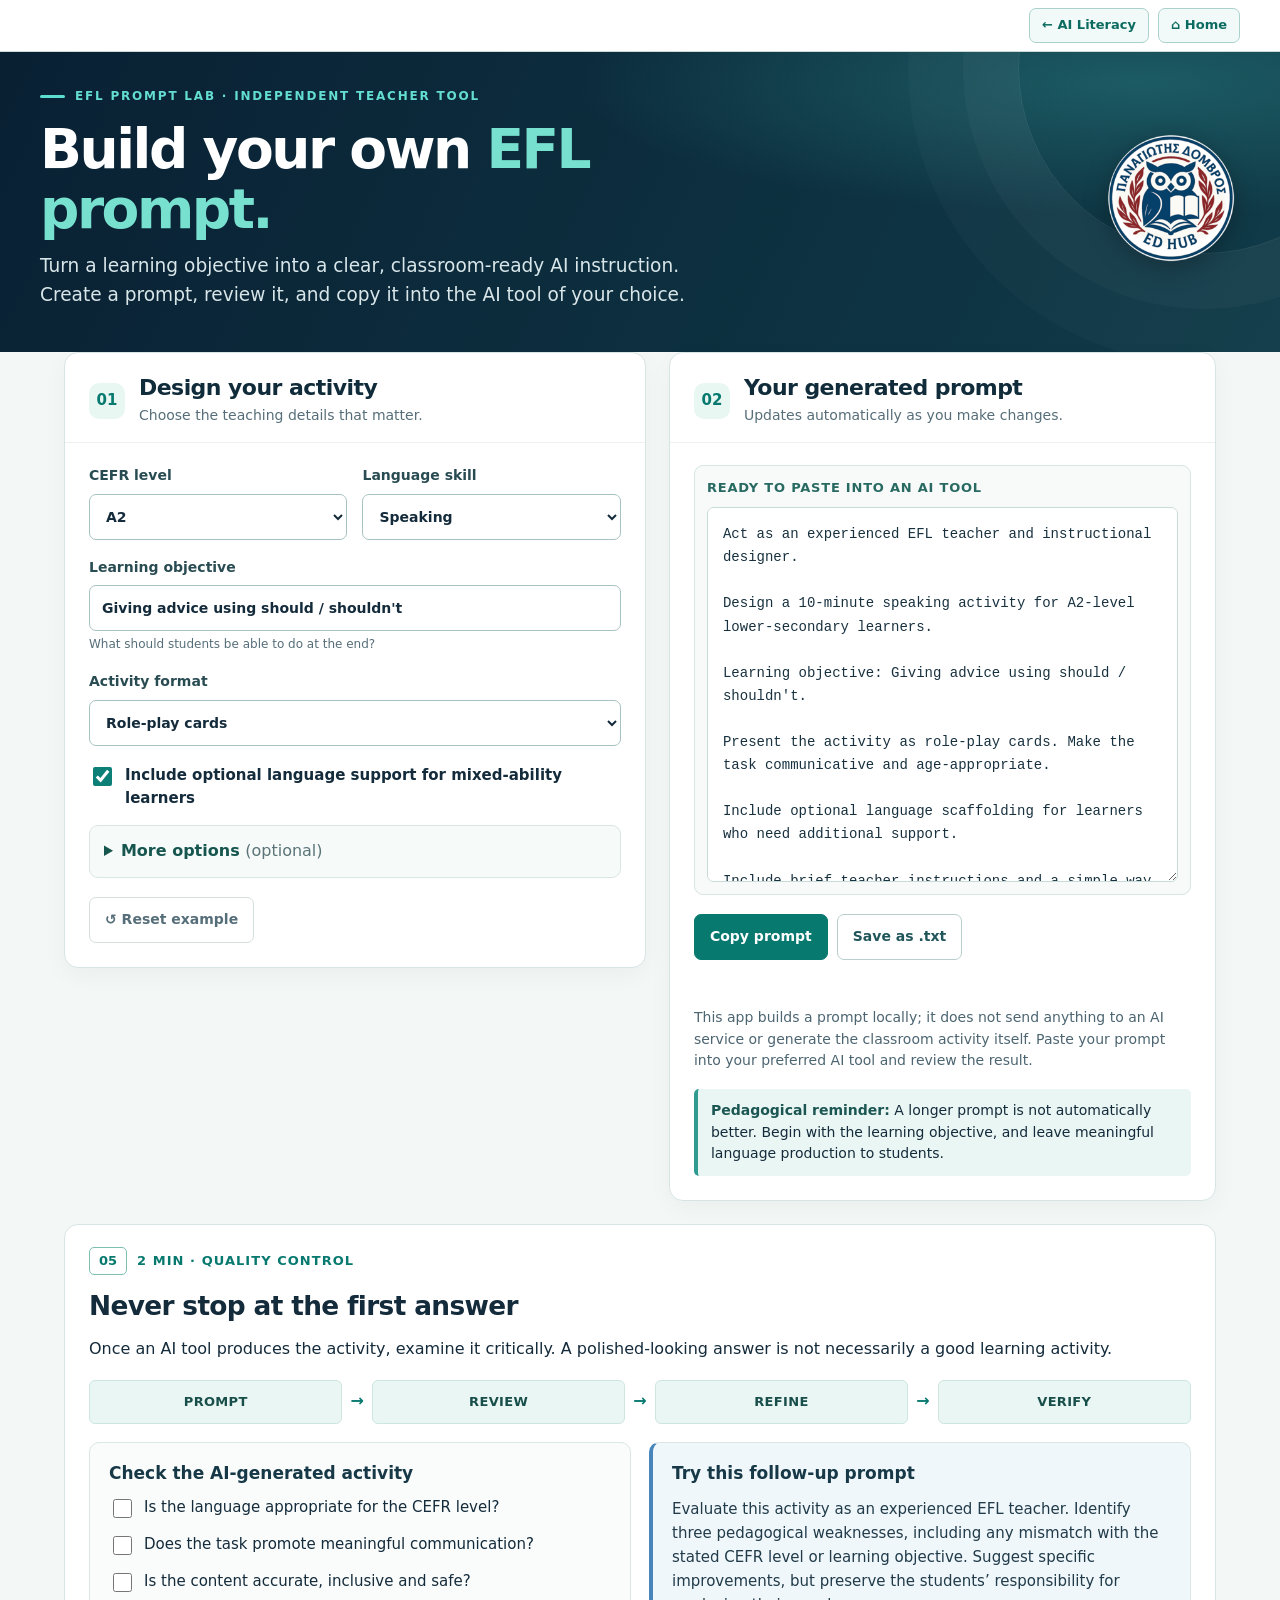
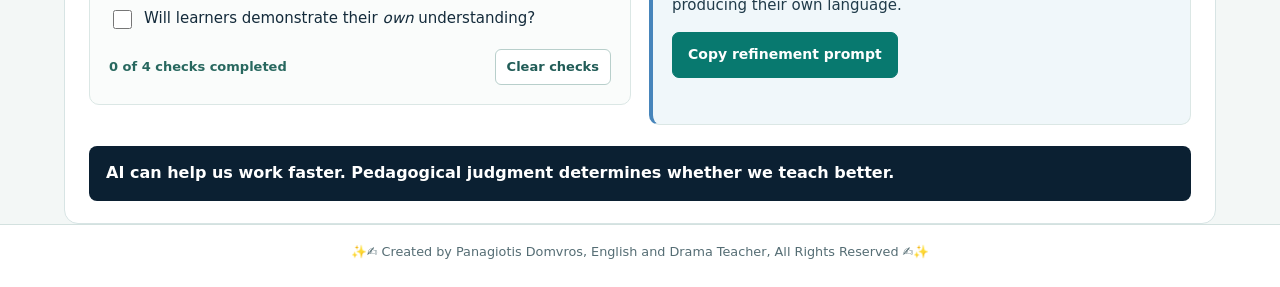
<file: ai-literacy/EFL_Prompt_Builder_Quality_Control.html>
<!doctype html>
<html lang="en">
<head>
  <meta charset="utf-8">
  <meta name="viewport" content="width=device-width, initial-scale=1">
  <meta name="color-scheme" content="light">
  <meta name="description" content="An interactive EFL prompt builder for teachers. Design, refine and copy pedagogically informed AI prompts.">
  <title>Build Your Own EFL Prompt | EFL Prompt Lab</title>
  <style>
    :root{--ink:#142b3b;--navy:#0b2032;--teal:#08796f;--mint:#e9f7f3;--line:#d7e4e4;--muted:#566e79;--bg:#f3f7f6;--white:#fff;--gold:#e7bb65}
    *{box-sizing:border-box}
    html{scroll-behavior:smooth}
    body{margin:0;background:var(--bg);font:16px/1.55 system-ui,-apple-system,"Segoe UI",Arial,sans-serif;color:var(--ink)}
    button,input,select,textarea{font:inherit}
    button{cursor:pointer}
    button:focus-visible,input:focus-visible,select:focus-visible,textarea:focus-visible,summary:focus-visible{outline:3px solid #61b8a8;outline-offset:3px}
    .hero{background:radial-gradient(ellipse at 89% 10%,#1c5b64 0%,transparent 35%),linear-gradient(115deg,#092033,#103b48);color:#fff;position:relative;overflow:hidden}
    .hero:after{content:"";position:absolute;width:370px;height:370px;border:1px solid #ffffff19;border-radius:50%;right:-110px;top:-170px;box-shadow:0 0 0 55px #ffffff07,0 0 0 110px #ffffff05;pointer-events:none}
    .wrap{max-width:1200px;margin:auto;padding:0 24px}
    .hero-in{padding:35px 0 42px;position:relative;z-index:1}
    .eyebrow{font-size:12px;font-weight:800;letter-spacing:.15em;text-transform:uppercase;color:#63ded0;display:flex;gap:10px;align-items:center}
    .eyebrow:before{content:"";display:inline-block;width:25px;height:3px;background:#5bdecf;border-radius:2px}
    h1{font-size:clamp(2.15rem,4.3vw,3.7rem);line-height:1.09;letter-spacing:-.045em;margin:14px 0 13px;max-width:780px}
    .hero p{font-size:clamp(1rem,1.7vw,1.16rem);max-width:700px;color:#d8e6e9;margin:0}
    main{padding:29px 0 38px}
    .layout{display:grid;grid-template-columns:minmax(0,1fr) minmax(0,.94fr);gap:23px;align-items:start}
    .panel{background:#fff;border:1px solid var(--line);border-radius:14px;box-shadow:0 7px 25px #123e3a0a;overflow:hidden}
    .panel-head{padding:22px 24px 15px;border-bottom:1px solid #edf2f1;display:flex;gap:14px;align-items:center}
    .circle{flex:0 0 auto;display:grid;place-items:center;width:36px;height:36px;border-radius:10px;background:var(--mint);color:var(--teal);font-size:15px;font-weight:900}
    .panel h2{font-size:22px;line-height:1.15;letter-spacing:-.025em;margin:0;color:#102b39}
    .panel-head p{margin:5px 0 0;font-size:14px;color:var(--muted)}
    .panel-body{padding:22px 24px 24px}
    .field-grid{display:grid;grid-template-columns:repeat(2,minmax(0,1fr));gap:17px 15px}
    label.field{display:block;font-size:14px;font-weight:760;color:#294c53}
    label.field span.hint{display:block;font-size:12px;font-weight:500;color:var(--muted);margin-top:4px}
    .field input,.field select,.field textarea{display:block;width:100%;background:#fff;border:1px solid #a8c2c2;border-radius:7px;padding:10px 12px;min-height:46px;margin-top:7px;color:var(--ink)}
    .field textarea{min-height:85px;resize:vertical}
    .field.full{grid-column:1/-1}
    .check-row{display:flex;gap:10px;align-items:flex-start;margin:18px 0 10px;cursor:pointer;font-size:15px;font-weight:650}
    .check-row input{width:19px;height:19px;accent-color:#0c8077;flex:0 0 auto;margin-top:3px}
    details.more{background:#f6faf9;border:1px solid #d9e6e4;border-radius:9px;margin-top:15px}
    details.more summary{cursor:pointer;padding:13px 14px;font-weight:760;color:#16564f;list-style-position:inside}
    details.more[open] summary{border-bottom:1px solid #d9e6e4}
    .more-content{padding:16px 15px 18px;display:grid;gap:15px}
    .more-note{font-size:13px;color:var(--muted);margin:0}
    .button-row{display:flex;flex-wrap:wrap;gap:9px;margin-top:19px}
    .button{border:1px solid var(--teal);border-radius:7px;background:var(--teal);color:white;padding:11px 15px;display:inline-flex;align-items:center;justify-content:center;gap:8px;font-weight:750;font-size:14px;min-height:43px;text-decoration:none;transition:background .15s,border-color .15s}
    .button:hover{background:#075e58}
    .button.secondary{background:#fff;color:#20565a;border-color:#b8cecc}
    .button.secondary:hover{background:#eef7f5}
    .button.ghost{background:transparent;color:#566e79;border-color:#d2dfdc}
    .button.ghost:hover{background:#f4f7f7}
    .prompt-holder{position:sticky;top:14px}
    .output-container{background:#f7faf9;border:1px solid #d7e5e3;border-radius:9px;padding:12px}
    #prompt-output{display:block;width:100%;min-height:375px;resize:vertical;padding:15px;border:1px solid #c7dbd7;border-radius:7px;background:white;color:#18313f;font:14px/1.65 ui-monospace,SFMono-Regular,Consolas,"Liberation Mono",monospace;overflow-wrap:anywhere}
    .output-label{font-size:13px;font-weight:800;color:#286a62;letter-spacing:.06em;text-transform:uppercase;margin:0 0 9px}
    .status{min-height:25px;margin:10px 1px 0;font-size:13px;color:#08796f;font-weight:680}
    .tip{font-size:14px;color:#4c6571;margin:12px 0 0}
    .sub-card{margin-top:17px;border-left:4px solid #309b90;padding:11px 13px;background:#eaf6f3;border-radius:5px;font-size:14px}
    .sub-card strong{color:#1b5653}
    .review{margin-top:23px;border:1px solid var(--line);border-radius:14px;background:#fff;padding:22px 24px}
    .review h2{font-size:21px;margin:0 0 5px;letter-spacing:-.025em}
    .review>p{margin:0 0 13px;color:var(--muted);font-size:14px}
    .quality{display:grid;grid-template-columns:repeat(2,minmax(0,1fr));gap:8px 19px}
    .quality label{display:flex;align-items:flex-start;gap:9px;font-size:14px}
    .quality input{width:17px;height:17px;accent-color:var(--teal);margin-top:3px;flex:none}

    .hero-heading{display:flex;justify-content:space-between;align-items:center;gap:28px}
    .hero-copy{min-width:0;flex:1}
    .hero-logo{flex:none;display:block;width:clamp(84px,12vw,138px);height:auto;filter:drop-shadow(0 5px 12px #0004)}
    .quality-kicker{display:flex;align-items:center;gap:10px;color:var(--teal);font-weight:850;font-size:13px;letter-spacing:.08em;text-transform:uppercase;margin-bottom:11px}
    .quality-kicker .quality-no{border:1px solid #7ebfb3;padding:3px 9px;border-radius:5px;letter-spacing:0}
    .quality-title{font-size:clamp(1.3rem,2.8vw,1.65rem)!important;letter-spacing:-.025em;margin:0 0 10px!important}
    .review .quality-intro{font-size:16px;color:var(--ink);margin:0 0 14px}
    .quality-flow{display:flex;align-items:center;flex-wrap:wrap;gap:8px;margin:18px 0 18px}
    .quality-flow span{flex:1;min-width:100px;text-align:center;font-size:13px;font-weight:800;letter-spacing:.025em;background:#eaf6f3;border:1px solid #cee6e0;color:#194f4b;border-radius:6px;padding:11px 8px}
    .quality-flow b{font-weight:800;color:var(--teal)}
    .quality-grid{display:grid;grid-template-columns:minmax(0,1fr) minmax(0,1fr);gap:18px;align-items:start;margin:15px 0}
    .quality-checks,.refine-card{border:1px solid #dbe7e5;border-radius:10px;padding:19px;background:#fafcfb}
    .quality-checks h3,.refine-card h3{font-size:17px;line-height:1.3;margin:0 0 13px;color:#163847}
    .quality-checks .quality{display:grid;grid-template-columns:1fr;gap:13px}
    .quality-checks .quality label{font-size:15px;line-height:1.45;cursor:pointer}
    .quality-checks .quality input{width:19px;height:19px;margin-top:2px}
    .quality-checks .quality label:has(input:checked) span{text-decoration:none;color:#22655c}
    .quality-tracker{margin-top:17px;display:flex;flex-wrap:wrap;align-items:center;justify-content:space-between;gap:10px}
    .quality-progress{font-size:13px;font-weight:750;color:#28685f}
    .quality-reset{border:1px solid #b8cfcb;background:white;color:#215c57;border-radius:6px;padding:7px 11px;font-size:13px;font-weight:750;cursor:pointer}
    .quality-reset:hover{background:#eaf6f3}
    .refine-card{background:#f0f7fa;border-left:4px solid #4785bb}
    .refine-card p{color:#203b4a;line-height:1.6;font-size:15px;margin:0}
    .refine-card .button-row{margin-top:15px}
    .refine-card .button{min-height:39px}
    .refine-status{font-size:13px;color:#167268;margin-top:8px;min-height:1.5em}
    .quality-conclusion{border-radius:8px;background:var(--navy);color:white!important;font-size:16px!important;font-weight:750;padding:15px 17px;margin:21px 0 0!important}
    @media(max-width:700px){.quality-grid{grid-template-columns:1fr}.hero-logo{width:92px}.hero-heading{gap:14px}.quality-flow{gap:6px}.quality-flow span{min-width:70px;flex:1 1 33%}.quality-flow b{display:none}}
    @media(max-width:440px){.hero-logo{width:76px;align-self:flex-start}.hero-heading{align-items:flex-start}.quality-flow span{flex:1 1 42%}.quality-checks,.refine-card{padding:15px}}
    .foot{border-top:1px solid #d3e1df;padding:17px 12px 25px;color:#556d74;text-align:center;background:#fff}
    .foot-inner{white-space:nowrap;overflow-x:auto;scrollbar-width:thin;font-size:clamp(9px,1vw,13px);margin:auto;max-width:100%}
    .sr-only{position:absolute;width:1px;height:1px;padding:0;margin:-1px;overflow:hidden;clip:rect(0,0,0,0);white-space:nowrap;border:0}
    @media(max-width:850px){.layout{grid-template-columns:minmax(0,1fr)}.prompt-holder{position:static}#prompt-output{min-height:275px}}
    @media(max-width:540px){.wrap{padding:0 14px}.hero-in{padding:30px 0 34px}.panel-head{padding:19px 17px 14px}.panel-body{padding:19px 17px}.field-grid,.quality{grid-template-columns:1fr}.review{padding:18px}.button{flex:1 1 auto}.panel h2{font-size:20px}}
    @media(prefers-reduced-motion:reduce){html{scroll-behavior:auto}.button{transition:none}}
    @media print{body{background:white}.hero{background:white;color:#142b3b;border-bottom:3px solid var(--teal)}.hero p{color:#415860}.eyebrow{color:var(--teal)}.layout{display:block}.panel{box-shadow:none;margin-bottom:16px}.prompt-holder{position:static}button,.review,.foot{display:none!important}#prompt-output{min-height:300px;height:auto}}
  </style>

  <style>
    .builder-local-nav{display:flex;flex-wrap:wrap;justify-content:flex-end;align-items:center;gap:9px;background:#fff;border-bottom:1px solid #cbdad7;padding:8px max(14px,calc((100vw - 1200px)/2));position:relative;z-index:4}
    .builder-local-nav a{font:750 13px/1.3 system-ui,sans-serif;text-decoration:none;color:#0c6b60;border:1px solid #aad1cc;border-radius:7px;background:#f1faf8;padding:8px 12px}
    .builder-local-nav a:hover{background:#dfefec}
  </style>
</head>
<body>
  <nav class="builder-local-nav" aria-label="Return navigation"><a href="index.html#efl-prompt-builder" target="_top">← AI Literacy</a><a href="../index.html" target="_top">⌂ Home</a></nav>
  <header class="hero">
    <div class="wrap hero-in">
      <div class="hero-heading">
        <div class="hero-copy">
          <div class="eyebrow">EFL Prompt Lab · Independent Teacher Tool</div>
          <h1>Build your own <span style="color:#78e0cf">EFL prompt.</span></h1>
          <p>Turn a learning objective into a clear, classroom-ready AI instruction. Create a prompt, review it, and copy it into the AI tool of your choice.</p>
        </div>
        <img class="hero-logo" src="[data-uri]" alt="ED HUB emblem" width="138" height="138">
      </div>
    </div>
  </header>

  <main class="wrap">
    <div class="layout">
      <section class="panel" aria-labelledby="form-title">
        <div class="panel-head"><span class="circle" aria-hidden="true">01</span><div><h2 id="form-title">Design your activity</h2><p>Choose the teaching details that matter.</p></div></div>
        <div class="panel-body">
          <form id="prompt-form" autocomplete="off">
            <div class="field-grid">
              <label class="field" for="level">CEFR level
                <select id="level" name="level"><option>A1</option><option selected>A2</option><option>B1</option><option>B2</option></select>
              </label>
              <label class="field" for="skill">Language skill
                <select id="skill" name="skill"><option selected>Speaking</option><option>Writing</option><option>Reading</option><option>Listening</option></select>
              </label>
              <label class="field full" for="goal">Learning objective
                <input id="goal" name="goal" type="text" maxlength="250" value="Giving advice using should / shouldn't" placeholder="e.g. Describe a past event using past simple">
                <span class="hint">What should students be able to do at the end?</span>
              </label>
              <label class="field full" for="format">Activity format
                <select id="format" name="format"><option selected>Role-play cards</option><option>Information-gap activity</option><option>Collaborative writing task</option><option>Problem-solving challenge</option></select>
              </label>
            </div>
            <label class="check-row" for="support"><input id="support" type="checkbox" checked><span>Include optional language support for mixed-ability learners</span></label>
            <details class="more" id="advanced">
              <summary>More options <span style="font-weight:500;color:#5a7478">(optional)</span></summary>
              <div class="more-content">
                <div class="field-grid">
                  <label class="field" for="duration">Duration
                    <select id="duration"><option>5</option><option selected>10</option><option>15</option><option>20</option><option>30</option><option>45</option></select>
                  </label>
                  <label class="field" for="learners">Learner group
                    <select id="learners"><option>Primary-school</option><option selected>Lower-secondary</option><option>Upper-secondary</option><option>Adult</option></select>
                  </label>
                </div>
                <label class="field" for="constraints">Classroom constraints
                  <textarea id="constraints" maxlength="500" placeholder="e.g. No student devices; 26 learners; accessible instructions..."></textarea>
                </label>
                <label class="field" for="example">Example situation or model (optional)
                  <textarea id="example" maxlength="500" placeholder="e.g. I always go to bed late and feel tired at school. What should I do?"></textarea>
                  <span class="hint">One example helps indicate the type of output you want.</span>
                </label>
                <p class="more-note">These details add context, constraints and an example without changing the basic six-part prompting approach.</p>
              </div>
            </details>
            <div class="button-row">
              <button class="button ghost" type="reset" id="reset">↺ Reset example</button>
            </div>
          </form>
        </div>
      </section>

      <section class="panel prompt-holder" aria-labelledby="output-title">
        <div class="panel-head"><span class="circle" aria-hidden="true">02</span><div><h2 id="output-title">Your generated prompt</h2><p>Updates automatically as you make changes.</p></div></div>
        <div class="panel-body">
          <div class="output-container">
            <p class="output-label">Ready to paste into an AI tool</p>
            <label class="sr-only" for="prompt-output">Generated prompt text</label>
            <textarea id="prompt-output" readonly spellcheck="false"></textarea>
          </div>
          <div class="button-row">
            <button class="button" type="button" id="copy">Copy prompt</button>
            <button class="button secondary" type="button" id="download">Save as .txt</button>
          </div>
          <p id="status" class="status" role="status" aria-live="polite"></p>
          <p class="tip">This app builds a prompt locally; it does not send anything to an AI service or generate the classroom activity itself. Paste your prompt into your preferred AI tool and review the result.</p>
          <div class="sub-card"><strong>Pedagogical reminder:</strong> A longer prompt is not automatically better. Begin with the learning objective, and leave meaningful language production to students.</div>
        </div>
      </section>
    </div>

    <section class="review" id="quality-control" aria-labelledby="review-title">
      <div class="quality-kicker"><span class="quality-no">05</span><span>2 MIN · QUALITY CONTROL</span></div>
      <h2 id="review-title" class="quality-title">Never stop at the first answer</h2>
      <p class="quality-intro">Once an AI tool produces the activity, examine it critically. A polished-looking answer is not necessarily a good learning activity.</p>
      <div class="quality-flow" role="list" aria-label="The prompt refinement process">
        <span role="listitem">PROMPT</span><b aria-hidden="true">→</b>
        <span role="listitem">REVIEW</span><b aria-hidden="true">→</b>
        <span role="listitem">REFINE</span><b aria-hidden="true">→</b>
        <span role="listitem">VERIFY</span>
      </div>
      <div class="quality-grid">
        <div class="quality-checks">
          <h3>Check the AI-generated activity</h3>
          <div class="quality" id="quality-checklist">
            <label><input type="checkbox"><span>Is the language appropriate for the CEFR level?</span></label>
            <label><input type="checkbox"><span>Does the task promote meaningful communication?</span></label>
            <label><input type="checkbox"><span>Is the content accurate, inclusive and safe?</span></label>
            <label><input type="checkbox"><span>Will learners demonstrate their <em>own</em> understanding?</span></label>
          </div>
          <div class="quality-tracker">
            <span class="quality-progress" id="quality-progress" role="status" aria-live="polite">0 of 4 checks completed</span>
            <button class="quality-reset" type="button" id="quality-reset">Clear checks</button>
          </div>
        </div>
        <div class="refine-card">
          <h3>Try this follow-up prompt</h3>
          <p id="refinement-prompt">Evaluate this activity as an experienced EFL teacher. Identify three pedagogical weaknesses, including any mismatch with the stated CEFR level or learning objective. Suggest specific improvements, but preserve the students’ responsibility for producing their own language.</p>
          <div class="button-row"><button class="button" id="copy-refinement" type="button">Copy refinement prompt</button></div>
          <div class="refine-status" id="refinement-status" aria-live="polite" role="status"></div>
        </div>
      </div>
      <p class="quality-conclusion">AI can help us work faster. Pedagogical judgment determines whether we teach better.</p>
    </section>
  </main>
  <footer class="foot"><div class="foot-inner">✨✍️ Created by Panagiotis Domvros, English and Drama Teacher, All Rights Reserved ✍️✨</div></footer>
  <script>
  (()=>{
    'use strict';
    const $=id=>document.getElementById(id);
    const form=$('prompt-form'),output=$('prompt-output'),status=$('status');
    const inputs=['level','skill','goal','format','support','duration','learners','constraints','example'];
    const val=id=>$(id).value.trim();
    function build(){
      const skill=val('skill').toLowerCase();
      const goal=val('goal')||'[state your learning objective]';
      const format=val('format').toLowerCase();
      const group=val('learners').toLowerCase();
      const duration=val('duration');
      const constraints=val('constraints');
      const example=val('example');
      const chunks=[
        'Act as an experienced EFL teacher and instructional designer.',
        `Design a ${duration}-minute ${skill} activity for ${val('level')}-level ${group} learners.`,
        `Learning objective: ${goal}.`,
        `Present the activity as ${format}. Make the task communicative and age-appropriate.`
      ];
      if($('support').checked)chunks.push('Include optional language scaffolding for learners who need additional support.');
      if(constraints)chunks.push(`Classroom constraints: ${constraints}`);
      if(example)chunks.push(`Use this example to guide the type of task you create (do not simply repeat it):\n“${example}”`);
      chunks.push('Include brief teacher instructions and a simple way to observe whether learners have achieved the objective. Leave substantive answers for students to produce themselves.');
      return chunks.join('\n\n');
    }
    function update(){output.value=build();status.textContent='';}
    inputs.forEach(id=>{$(id).addEventListener('input',update);$(id).addEventListener('change',update);});
    form.addEventListener('reset',()=>{setTimeout(()=>{update();status.textContent='Example restored.';},0);});
    async function copyText(){
      const text=output.value;
      if(navigator.clipboard&&window.isSecureContext){try{await navigator.clipboard.writeText(text);return true;}catch(e){}}
      output.focus();output.select();
      try{if(document.execCommand('copy')){output.setSelectionRange(0,0);return true;}}catch(e){}
      return false;
    }
    $('copy').addEventListener('click',async()=>{const ok=await copyText();status.textContent=ok?'Prompt copied to clipboard.':'Prompt selected. Use Ctrl+C (or Cmd+C) to copy.';});
    $('download').addEventListener('click',()=>{
      const blob=new Blob([output.value+'\n'],{type:'text/plain;charset=utf-8'});
      const url=URL.createObjectURL(blob);const link=document.createElement('a');link.href=url;link.download='my-efl-prompt.txt';document.body.appendChild(link);link.click();link.remove();setTimeout(()=>URL.revokeObjectURL(url),1000);status.textContent='Prompt saved as a text file.';
    });
    // Manual quality checks: these guide teacher review, not automatic AI scoring.
    const checks=Array.from(document.querySelectorAll('#quality-checklist input[type="checkbox"]'));
    const tracker=$('quality-progress');
    function refreshChecks(){
      const done=checks.filter(box=>box.checked).length;
      tracker.textContent=`${done} of ${checks.length} checks completed`;
    }
    checks.forEach(box=>box.addEventListener('change',refreshChecks));
    $('quality-reset').addEventListener('click',()=>{checks.forEach(box=>box.checked=false);refreshChecks();});
    $('copy-refinement').addEventListener('click',async()=>{
      const content=$('refinement-prompt').textContent.trim();
      let ok=false;
      if(navigator.clipboard && window.isSecureContext){
        try{await navigator.clipboard.writeText(content);ok=true;}catch(e){}
      }
      if(!ok){
        const temp=document.createElement('textarea');
        temp.value=content;temp.setAttribute('readonly','');
        temp.style.position='fixed';temp.style.left='-9999px';
        document.body.appendChild(temp);temp.focus();temp.select();
        try{ok=document.execCommand('copy');}catch(e){}
        temp.remove();
      }
      $('refinement-status').textContent=ok?'Refinement prompt copied.':'Select and copy the refinement prompt above.';
    });
    refreshChecks();
    update();
  })();
  </script>
</body>
</html>
</file>
<file: site-home.css>
/* Clear site-wide Home navigation. Keeps the original lesson layouts intact. */
.library-banner .library-banner-inner{display:flex!important;align-items:center!important;justify-content:space-between!important;gap:20px!important}
.library-banner .site-home-heading{flex:1 1 0;min-width:0}
.site-home-button{display:inline-flex!important;align-items:center!important;justify-content:center!important;gap:9px!important;flex-shrink:0!important;min-height:44px!important;padding:10px 17px!important;border-radius:8px!important;border:1px solid rgba(255,255,255,.65)!important;background:#fff!important;color:#102e49!important;font:700 15px/1.2 system-ui,-apple-system,'Segoe UI',Arial,sans-serif!important;letter-spacing:0!important;text-decoration:none!important;text-transform:none!important;box-shadow:0 1px 4px rgba(0,0,0,.15)!important;white-space:nowrap!important;cursor:pointer!important}
.site-home-button:hover{background:#d9f5f2!important;color:#0b4559!important;border-color:#b8e8e2!important;text-decoration:none!important}
.site-home-button:focus-visible,.site-home-floating:focus-visible{outline:3px solid #3dd5c5!important;outline-offset:4px!important}
.site-home-button svg,.site-home-floating svg{width:19px;height:19px;display:block;flex:none;stroke:currentColor;fill:none;stroke-width:2;stroke-linecap:round;stroke-linejoin:round}
.site-home-floating{position:fixed!important;z-index:9990!important;right:18px!important;bottom:17px!important;display:inline-flex!important;align-items:center!important;gap:8px!important;min-height:44px!important;border-radius:999px!important;padding:10px 17px!important;background:#102e49!important;color:white!important;border:2px solid #d3e7e8!important;box-shadow:0 4px 14px rgba(6,26,43,.25)!important;text-decoration:none!important;font:700 14px/1.15 system-ui,-apple-system,'Segoe UI',Arial,sans-serif!important;white-space:nowrap!important;cursor:pointer!important}
.site-home-floating:hover{background:#0d6974!important;color:#fff!important;text-decoration:none!important}
header .site-home-button.site-home-goldilocks{position:absolute!important;right:max(20px,calc((100vw - 1050px)/2))!important;top:20px!important}
header:has(> .site-home-goldilocks){position:relative!important;min-height:116px!important}
@media(max-width:720px){
 .library-banner .library-banner-inner{gap:12px!important;align-items:flex-start!important;flex-wrap:wrap!important}
 .library-banner .site-home-heading{flex:1 1 65%!important}
 .library-banner .site-home-button{padding:9px 13px!important;min-height:44px!important}
 header:has(> .site-home-goldilocks){padding-top:17px!important}
 header .site-home-button.site-home-goldilocks{position:static!important;float:right!important;margin-left:12px!important;margin-bottom:6px!important}
 .site-home-floating{right:12px!important;bottom:12px!important;padding:10px 14px!important}
}
@media print{.site-home-button,.site-home-floating{display:none!important}}
</file>
<file: be-the-bot/bdd-module-theme.css>
/* Digital Teaching Library — coordinated module-only makeover.
   The original module text, links, images, video, controls and JavaScript
   have not been removed, replaced, or reorganised. */
:root{
  --bdd-navy:#0c2032;
  --bdd-teal:#0a9489;
  --bdd-teal-dark:#08746c;
  --bdd-ink:#172c3c;
  --bdd-muted:#546777;
  --bdd-line:#dce4e7;
  --bdd-paper:#f7f9f9;
}
html[data-bdd-module]{scroll-behavior:smooth}
html[data-bdd-module] body{
  margin:0!important;
  background:var(--bdd-paper)!important;
  color:var(--bdd-ink)!important;
  font-family:system-ui,-apple-system,'Segoe UI',Arial,sans-serif!important;
  line-height:1.6;
}
html[data-bdd-module] *,html[data-bdd-module] *::before,html[data-bdd-module] *::after{box-sizing:border-box}
html[data-bdd-module] .library-banner{
  width:100%;color:#fff!important;background:var(--bdd-navy)!important;
  border-bottom:4px solid var(--bdd-teal);
  position:relative;z-index:30;text-align:left!important;
  box-shadow:none!important;letter-spacing:normal!important;
}
html[data-bdd-module] .library-banner-inner{max-width:1040px;margin:auto;padding:17px 25px 18px}
html[data-bdd-module] .library-eyebrow{color:#78ded3!important;text-transform:uppercase;letter-spacing:.13em;font-size:.75rem;font-weight:800;margin-bottom:5px;line-height:1.4}
html[data-bdd-module] .library-full-title{color:#fff!important;font-size:clamp(1.17rem,2.2vw,1.65rem);line-height:1.3;font-weight:750;letter-spacing:-.02em;max-width:980px}
html[data-bdd-module] a{color:var(--bdd-teal-dark);text-underline-offset:3px}
html[data-bdd-module] a:focus-visible,
html[data-bdd-module] button:focus-visible,
html[data-bdd-module] input:focus-visible,
html[data-bdd-module] textarea:focus-visible,
html[data-bdd-module] summary:focus-visible{
  outline:3px solid var(--bdd-teal)!important;outline-offset:3px;
}
html[data-bdd-module] h1{color:var(--bdd-navy)!important;letter-spacing:-.02em;font-family:system-ui,-apple-system,'Segoe UI',Arial,sans-serif!important;line-height:1.27}
html[data-bdd-module] h2,html[data-bdd-module] h3{font-family:system-ui,-apple-system,'Segoe UI',Arial,sans-serif}
html[data-bdd-module] summary{cursor:pointer}
html[data-bdd-module] footer{color:var(--bdd-muted)!important;font-family:system-ui,-apple-system,'Segoe UI',Arial,sans-serif!important;font-weight:650;box-shadow:none!important}
@media(max-width:600px){
 html[data-bdd-module] .library-banner-inner{padding:15px 16px}
 html[data-bdd-module] .library-full-title{font-size:1.1rem}
}
@media(prefers-reduced-motion:reduce){html[data-bdd-module]{scroll-behavior:auto!important}}
@media print{
 html[data-bdd-module] .library-banner{background:white!important;color:#000!important;border-bottom:1px solid #888}
 html[data-bdd-module] .library-full-title{color:#000!important}
 html[data-bdd-module] .library-eyebrow{color:#444!important}
 html[data-bdd-module] body{background:white!important}
}


html[data-bdd-module] body::before{display:none!important}
html[data-bdd-module] body > .container{max-width:1040px!important;width:calc(100% - 32px);margin:22px auto 26px!important;padding:24px!important;background:white!important;border:1px solid var(--bdd-line)!important;border-radius:10px!important;box-shadow:none!important;color:var(--bdd-ink)!important}
html[data-bdd-module] .container header::before,html[data-bdd-module] .container header::after{display:none!important}
html[data-bdd-module] .container header{border-bottom:1px solid var(--bdd-line)!important;padding-bottom:14px!important;margin-bottom:18px!important}
html[data-bdd-module] .container header h1{font-family:inherit!important;color:var(--bdd-navy)!important;font-size:clamp(1.5rem,2.6vw,2.05rem)!important;text-shadow:none!important;letter-spacing:normal!important;text-transform:none!important;white-space:normal!important}
html[data-bdd-module] .container h2{color:var(--bdd-teal-dark)!important;font-family:inherit!important}
html[data-bdd-module] .container .header-logo{width:58px!important;filter:none!important}
html[data-bdd-module] .container .header-main{box-shadow:none!important;background:#fff!important;border-radius:8px!important}
html[data-bdd-module] .container .roles-box::before{display:none!important}
html[data-bdd-module] .container .roles-box strong{color:var(--bdd-teal-dark)!important}
html[data-bdd-module] .container .roles-box,html[data-bdd-module] .container .card{border:1px solid var(--bdd-line)!important;border-radius:9px!important;background:#fff!important;box-shadow:none!important}
html[data-bdd-module] .container .card::before{display:none!important}
html[data-bdd-module] .container .lang-btn{background:#fff!important;color:var(--bdd-teal-dark)!important;border:1px solid var(--bdd-line)!important;box-shadow:none!important}
html[data-bdd-module] .container .lang-btn.lang-active{background:#e7f4f1!important;border-color:var(--bdd-teal)!important}
html[data-bdd-module] .container button.btn-primary{background:var(--bdd-teal-dark)!important;color:#fff!important;border:1px solid var(--bdd-teal-dark)!important;box-shadow:none!important}
html[data-bdd-module] .container button.btn-secondary{background:#f4f8f8!important;color:var(--bdd-teal-dark)!important;border:1px solid var(--bdd-line)!important;box-shadow:none!important}
html[data-bdd-module] .container textarea,html[data-bdd-module] .container input{border:1px solid var(--bdd-line)!important;border-radius:8px!important;box-shadow:none!important}
html[data-bdd-module] .container .board-item{background:#f7f9fa!important;border:1px solid var(--bdd-line)!important;box-shadow:none!important}
html[data-bdd-module] .container footer{border-top:1px solid var(--bdd-line);padding-top:15px!important}
@media(max-width:600px){html[data-bdd-module] body > .container{width:calc(100% - 24px);margin:14px 12px 20px!important;padding:14px!important}}
</file>
<file: beyond-the-funfactor/bdd-module-theme.css>
/* Digital Teaching Library — conservative module-only style preview.
   This stylesheet changes presentation only; all original lesson content, links,
   images, media and interactive HTML stay intact. */
:root {
  --bdd-navy:#0c2032;
  --bdd-teal:#0a9489;
  --bdd-teal-dark:#08746c;
  --bdd-ink:#172c3c;
  --bdd-muted:#546777;
  --bdd-line:#dce4e7;
  --bdd-paper:#f7f9f9;
}
*{box-sizing:border-box}
html{scroll-behavior:smooth}
body{
  margin:0!important;
  padding:0!important;
  background:var(--bdd-paper)!important;
  color:var(--bdd-ink);
  font:16px/1.62 system-ui,-apple-system,'Segoe UI',Arial,sans-serif;
}
.library-banner{
  color:#fff;background:var(--bdd-navy);
  border-bottom:4px solid var(--bdd-teal);
}
.library-banner-inner{max-width:1040px;margin:0 auto;padding:17px 25px 18px}
.library-eyebrow{color:#78ded3;text-transform:uppercase;letter-spacing:.13em;font-size:.75rem;font-weight:800;margin-bottom:5px}
.library-full-title{font-size:clamp(1.17rem,2.2vw,1.65rem);line-height:1.3;font-weight:750;letter-spacing:-.02em;max-width:970px}
body > header{
  max-width:1040px!important;
  margin:22px auto 13px!important;
  padding:19px 24px!important;
  border:1px solid var(--bdd-line)!important;
  border-radius:10px!important;
  background:white!important;
  box-shadow:none!important;
}
body > header .title-container{display:flex!important;align-items:center;justify-content:space-between;gap:16px}
body > header h1{font-size:clamp(1.4rem,2.3vw,1.92rem)!important;font-weight:750;line-height:1.3;color:var(--bdd-navy)!important;margin:0;flex:1}
body > header .logo{order:2;width:60px!important;height:60px!important;box-shadow:none!important;object-fit:contain;flex:none}
body > main{
  max-width:1040px!important;
  margin:0 auto!important;
  padding:0 0 28px!important;
  background:transparent!important;
  border-radius:0!important;
  box-shadow:none!important;
  overflow:visible!important;
}
body > main > details{
  border:1px solid var(--bdd-line)!important;
  border-radius:9px!important;
  margin:0 0 10px!important;
  overflow:hidden;
  background:white;
}
body > main > details > summary,
body > main > details > summary:hover,
body > main > details[open] > summary,
body > main > details:nth-of-type(n) > summary,
body > main > details:nth-of-type(n) > summary:hover,
body > main > details:nth-of-type(n)[open] > summary{
  background:white!important;
  color:var(--bdd-ink)!important;
  padding:16px 19px!important;
  font-size:1.075rem!important;
  font-weight:740!important;
  border-left:4px solid var(--bdd-teal)!important;
  display:flex;
  justify-content:space-between;
  align-items:center;
  gap:15px;
}
body > main > details > summary::after{content:'+';font-weight:400;font-size:1.4rem;color:var(--bdd-teal-dark);line-height:1;flex:none}
body > main > details[open] > summary::after{content:'−'}
body > main > details[open] > summary{border-bottom:1px solid var(--bdd-line)!important;background:#f3faf9!important}
body > main > details > summary:focus-visible,
a:focus-visible{outline:3px solid var(--bdd-teal);outline-offset:3px}
body > main .content{background:#fff!important;padding:17px 24px 22px!important;color:var(--bdd-ink)}
body > main .content h3{color:var(--bdd-teal-dark)!important;border-color:var(--bdd-line)}
body > main .content strong{color:var(--bdd-navy)!important}
body > main .content p,body > main .content li{line-height:1.65}
body > main .content a{color:var(--bdd-teal-dark);text-underline-offset:3px}
body > main .broccoli-image,body > main .samr-image{box-shadow:none!important;border:1px solid var(--bdd-line)!important}
body > footer{
  max-width:none!important;
  width:100%;
  margin:0!important;
  padding:14px 18px!important;
  border-radius:0!important;
  border-top:1px solid var(--bdd-line)!important;
  box-shadow:none!important;
  background:white!important;
  color:var(--bdd-muted)!important;
  font-size:.80rem!important;
  font-weight:700;
  text-align:center!important;
  overflow-x:auto;
}
body > footer p{margin:0!important;white-space:nowrap}
@media(max-width:1100px){body > header,body > main{margin-left:16px!important;margin-right:16px!important}}
@media(max-width:600px){
  .library-banner-inner{padding:15px 16px}
  .library-full-title{font-size:1.1rem}
  body > header{padding:17px!important;margin:15px 12px 10px!important}
  body > header .title-container{flex-direction:row!important;text-align:left!important;align-items:flex-start}
  body > header .logo{width:43px!important;height:43px!important}
  body > header h1{font-size:1.28rem!important}
  body > main{margin:0 12px!important;padding-bottom:18px!important}
  body > main > details > summary{padding:14px!important;font-size:1rem!important}
  body > main .content{padding:14px 16px!important}
  body > footer{padding:12px 8px!important;text-align:left!important}
  body > footer p{font-size:.72rem}
}
@media(prefers-reduced-motion:reduce){html{scroll-behavior:auto}}
@media print{
  .library-banner{color:#000;background:#fff;border-bottom:1px solid #777}
  .library-eyebrow{color:#444}
  body{background:#fff!important}
  body > header,body > main > details{break-inside:avoid}
}
</file>
<file: Chalkboards-to-Chatbots/bdd-module-theme.css>
/* Digital Teaching Library — coordinated module-only makeover.
   The original module text, links, images, video, controls and JavaScript
   have not been removed, replaced, or reorganised. */
:root{
  --bdd-navy:#0c2032;
  --bdd-teal:#0a9489;
  --bdd-teal-dark:#08746c;
  --bdd-ink:#172c3c;
  --bdd-muted:#546777;
  --bdd-line:#dce4e7;
  --bdd-paper:#f7f9f9;
}
html[data-bdd-module]{scroll-behavior:smooth}
html[data-bdd-module] body{
  margin:0!important;
  background:var(--bdd-paper)!important;
  color:var(--bdd-ink)!important;
  font-family:system-ui,-apple-system,'Segoe UI',Arial,sans-serif!important;
  line-height:1.6;
}
html[data-bdd-module] *,html[data-bdd-module] *::before,html[data-bdd-module] *::after{box-sizing:border-box}
html[data-bdd-module] .library-banner{
  width:100%;color:#fff!important;background:var(--bdd-navy)!important;
  border-bottom:4px solid var(--bdd-teal);
  position:relative;z-index:30;text-align:left!important;
  box-shadow:none!important;letter-spacing:normal!important;
}
html[data-bdd-module] .library-banner-inner{max-width:1040px;margin:auto;padding:17px 25px 18px}
html[data-bdd-module] .library-eyebrow{color:#78ded3!important;text-transform:uppercase;letter-spacing:.13em;font-size:.75rem;font-weight:800;margin-bottom:5px;line-height:1.4}
html[data-bdd-module] .library-full-title{color:#fff!important;font-size:clamp(1.17rem,2.2vw,1.65rem);line-height:1.3;font-weight:750;letter-spacing:-.02em;max-width:980px}
html[data-bdd-module] a{color:var(--bdd-teal-dark);text-underline-offset:3px}
html[data-bdd-module] a:focus-visible,
html[data-bdd-module] button:focus-visible,
html[data-bdd-module] input:focus-visible,
html[data-bdd-module] textarea:focus-visible,
html[data-bdd-module] summary:focus-visible{
  outline:3px solid var(--bdd-teal)!important;outline-offset:3px;
}
html[data-bdd-module] h1{color:var(--bdd-navy)!important;letter-spacing:-.02em;font-family:system-ui,-apple-system,'Segoe UI',Arial,sans-serif!important;line-height:1.27}
html[data-bdd-module] h2,html[data-bdd-module] h3{font-family:system-ui,-apple-system,'Segoe UI',Arial,sans-serif}
html[data-bdd-module] summary{cursor:pointer}
html[data-bdd-module] footer{color:var(--bdd-muted)!important;font-family:system-ui,-apple-system,'Segoe UI',Arial,sans-serif!important;font-weight:650;box-shadow:none!important}
@media(max-width:600px){
 html[data-bdd-module] .library-banner-inner{padding:15px 16px}
 html[data-bdd-module] .library-full-title{font-size:1.1rem}
}
@media(prefers-reduced-motion:reduce){html[data-bdd-module]{scroll-behavior:auto!important}}
@media print{
 html[data-bdd-module] .library-banner{background:white!important;color:#000!important;border-bottom:1px solid #888}
 html[data-bdd-module] .library-full-title{color:#000!important}
 html[data-bdd-module] .library-eyebrow{color:#444!important}
 html[data-bdd-module] body{background:white!important}
}


html[data-bdd-module] body{padding:0!important}
html[data-bdd-module] body > .container{max-width:1040px!important;margin:22px auto 0!important;padding:0 16px!important;background:transparent!important;border:none!important;box-shadow:none!important;overflow:visible!important}
html[data-bdd-module] .container > h1{display:flex!important;align-items:center;justify-content:flex-start;text-align:left!important;gap:16px;font-size:clamp(1.4rem,2.4vw,1.92rem)!important;background:white!important;border:1px solid var(--bdd-line)!important;border-radius:10px!important;padding:20px 24px!important;margin-bottom:12px!important}
html[data-bdd-module] .container > h1 .header-logo{width:60px!important;height:60px!important;margin:0!important;border:none!important;box-shadow:none!important;object-fit:contain;flex-shrink:0}
html[data-bdd-module] body > footer{padding:14px 10px!important;margin:20px auto 0!important;text-align:center;border-top:1px solid var(--bdd-line);background:white!important;font-size:.8rem!important;overflow-x:auto}
html[data-bdd-module] .container .cta-button{background:var(--bdd-teal-dark)!important;color:white!important;box-shadow:none!important;border-radius:8px!important}
@media(max-width:600px){html[data-bdd-module] .container > h1{font-size:1.25rem!important;padding:16px!important}html[data-bdd-module] .container > h1 .header-logo{width:44px!important;height:44px!important}}

/* Clear, consistent primary disclosure sections; nested interactions retained. */
html[data-bdd-module] .container > details{
  border:1px solid var(--bdd-line)!important;border-radius:9px!important;
  margin-bottom:10px!important;overflow:hidden;background:#fff!important;
  box-shadow:none!important;
}
html[data-bdd-module] .container > details > summary,
html[data-bdd-module] .container > details > summary:hover,
html[data-bdd-module] .container > details[open] > summary{
  background:white!important;color:var(--bdd-ink)!important;
  padding:16px 38px 16px 19px!important;
  border-left:4px solid var(--bdd-teal)!important;
  font-size:1.07rem!important;font-weight:740!important;
  text-shadow:none!important;filter:none!important;
}
html[data-bdd-module] .container > details[open] > summary{background:#f3faf9!important;border-bottom:1px solid var(--bdd-line)!important}
html[data-bdd-module] .container > details > summary::after{
  color:var(--bdd-teal-dark)!important;right:17px!important;
}
html[data-bdd-module] .container > details .content{background:white!important;color:var(--bdd-ink)!important;padding:18px 24px!important}
html[data-bdd-module] .container > details .content h3{color:var(--bdd-teal-dark)!important}
html[data-bdd-module] .container details details{border-color:var(--bdd-line)!important;box-shadow:none!important}
html[data-bdd-module] .container details details > summary{background:#f2f7f8!important;color:var(--bdd-ink)!important;text-shadow:none!important}
@media(max-width:600px){
 html[data-bdd-module] .container > details > summary{font-size:1rem!important;padding:14px 36px 14px 14px!important}
 html[data-bdd-module] .container > details .content{padding:14px 16px!important}
}
</file>
<file: Rote-to-Reality/bdd-module-theme.css>
/* Digital Teaching Library — coordinated module-only makeover.
   The original module text, links, images, video, controls and JavaScript
   have not been removed, replaced, or reorganised. */
:root{
  --bdd-navy:#0c2032;
  --bdd-teal:#0a9489;
  --bdd-teal-dark:#08746c;
  --bdd-ink:#172c3c;
  --bdd-muted:#546777;
  --bdd-line:#dce4e7;
  --bdd-paper:#f7f9f9;
}
html[data-bdd-module]{scroll-behavior:smooth}
html[data-bdd-module] body{
  margin:0!important;
  background:var(--bdd-paper)!important;
  color:var(--bdd-ink)!important;
  font-family:system-ui,-apple-system,'Segoe UI',Arial,sans-serif!important;
  line-height:1.6;
}
html[data-bdd-module] *,html[data-bdd-module] *::before,html[data-bdd-module] *::after{box-sizing:border-box}
html[data-bdd-module] .library-banner{
  width:100%;color:#fff!important;background:var(--bdd-navy)!important;
  border-bottom:4px solid var(--bdd-teal);
  position:relative;z-index:30;text-align:left!important;
  box-shadow:none!important;letter-spacing:normal!important;
}
html[data-bdd-module] .library-banner-inner{max-width:1040px;margin:auto;padding:17px 25px 18px}
html[data-bdd-module] .library-eyebrow{color:#78ded3!important;text-transform:uppercase;letter-spacing:.13em;font-size:.75rem;font-weight:800;margin-bottom:5px;line-height:1.4}
html[data-bdd-module] .library-full-title{color:#fff!important;font-size:clamp(1.17rem,2.2vw,1.65rem);line-height:1.3;font-weight:750;letter-spacing:-.02em;max-width:980px}
html[data-bdd-module] a{color:var(--bdd-teal-dark);text-underline-offset:3px}
html[data-bdd-module] a:focus-visible,
html[data-bdd-module] button:focus-visible,
html[data-bdd-module] input:focus-visible,
html[data-bdd-module] textarea:focus-visible,
html[data-bdd-module] summary:focus-visible{
  outline:3px solid var(--bdd-teal)!important;outline-offset:3px;
}
html[data-bdd-module] h1{color:var(--bdd-navy)!important;letter-spacing:-.02em;font-family:system-ui,-apple-system,'Segoe UI',Arial,sans-serif!important;line-height:1.27}
html[data-bdd-module] h2,html[data-bdd-module] h3{font-family:system-ui,-apple-system,'Segoe UI',Arial,sans-serif}
html[data-bdd-module] summary{cursor:pointer}
html[data-bdd-module] footer{color:var(--bdd-muted)!important;font-family:system-ui,-apple-system,'Segoe UI',Arial,sans-serif!important;font-weight:650;box-shadow:none!important}
@media(max-width:600px){
 html[data-bdd-module] .library-banner-inner{padding:15px 16px}
 html[data-bdd-module] .library-full-title{font-size:1.1rem}
}
@media(prefers-reduced-motion:reduce){html[data-bdd-module]{scroll-behavior:auto!important}}
@media print{
 html[data-bdd-module] .library-banner{background:white!important;color:#000!important;border-bottom:1px solid #888}
 html[data-bdd-module] .library-full-title{color:#000!important}
 html[data-bdd-module] .library-eyebrow{color:#444!important}
 html[data-bdd-module] body{background:white!important}
}


html[data-bdd-module] body{padding:0!important}
html[data-bdd-module] body > .container{max-width:1040px!important;margin:22px auto 0!important;padding:0 16px!important;background:transparent!important;border:none!important;box-shadow:none!important;overflow:visible!important}
html[data-bdd-module] .container > h1{display:flex!important;align-items:center;justify-content:flex-start;text-align:left!important;gap:16px;font-size:clamp(1.4rem,2.4vw,1.92rem)!important;background:white!important;border:1px solid var(--bdd-line)!important;border-radius:10px!important;padding:20px 24px!important;margin-bottom:12px!important}
html[data-bdd-module] .container > h1 .header-logo{width:60px!important;height:60px!important;margin:0!important;border:none!important;box-shadow:none!important;object-fit:contain;flex-shrink:0}
html[data-bdd-module] body > footer{padding:14px 10px!important;margin:20px auto 0!important;text-align:center;border-top:1px solid var(--bdd-line);background:white!important;font-size:.8rem!important;overflow-x:auto}
html[data-bdd-module] .container .cta-button{background:var(--bdd-teal-dark)!important;color:white!important;box-shadow:none!important;border-radius:8px!important}
@media(max-width:600px){html[data-bdd-module] .container > h1{font-size:1.25rem!important;padding:16px!important}html[data-bdd-module] .container > h1 .header-logo{width:44px!important;height:44px!important}}

/* Clear, consistent primary disclosure sections; nested interactions retained. */
html[data-bdd-module] .container > details{
  border:1px solid var(--bdd-line)!important;border-radius:9px!important;
  margin-bottom:10px!important;overflow:hidden;background:#fff!important;
  box-shadow:none!important;
}
html[data-bdd-module] .container > details > summary,
html[data-bdd-module] .container > details > summary:hover,
html[data-bdd-module] .container > details[open] > summary{
  background:white!important;color:var(--bdd-ink)!important;
  padding:16px 38px 16px 19px!important;
  border-left:4px solid var(--bdd-teal)!important;
  font-size:1.07rem!important;font-weight:740!important;
  text-shadow:none!important;filter:none!important;
}
html[data-bdd-module] .container > details[open] > summary{background:#f3faf9!important;border-bottom:1px solid var(--bdd-line)!important}
html[data-bdd-module] .container > details > summary::after{
  color:var(--bdd-teal-dark)!important;right:17px!important;
}
html[data-bdd-module] .container > details .content{background:white!important;color:var(--bdd-ink)!important;padding:18px 24px!important}
html[data-bdd-module] .container > details .content h3{color:var(--bdd-teal-dark)!important}
html[data-bdd-module] .container details details{border-color:var(--bdd-line)!important;box-shadow:none!important}
html[data-bdd-module] .container details details > summary{background:#f2f7f8!important;color:var(--bdd-ink)!important;text-shadow:none!important}
@media(max-width:600px){
 html[data-bdd-module] .container > details > summary{font-size:1rem!important;padding:14px 36px 14px 14px!important}
 html[data-bdd-module] .container > details .content{padding:14px 16px!important}
}
</file>
<file: SAMR-tenses/bdd-module-theme.css>
/* Digital Teaching Library — coordinated module-only makeover.
   The original module text, links, images, video, controls and JavaScript
   have not been removed, replaced, or reorganised. */
:root{
  --bdd-navy:#0c2032;
  --bdd-teal:#0a9489;
  --bdd-teal-dark:#08746c;
  --bdd-ink:#172c3c;
  --bdd-muted:#546777;
  --bdd-line:#dce4e7;
  --bdd-paper:#f7f9f9;
}
html[data-bdd-module]{scroll-behavior:smooth}
html[data-bdd-module] body{
  margin:0!important;
  background:var(--bdd-paper)!important;
  color:var(--bdd-ink)!important;
  font-family:system-ui,-apple-system,'Segoe UI',Arial,sans-serif!important;
  line-height:1.6;
}
html[data-bdd-module] *,html[data-bdd-module] *::before,html[data-bdd-module] *::after{box-sizing:border-box}
html[data-bdd-module] .library-banner{
  width:100%;color:#fff!important;background:var(--bdd-navy)!important;
  border-bottom:4px solid var(--bdd-teal);
  position:relative;z-index:30;text-align:left!important;
  box-shadow:none!important;letter-spacing:normal!important;
}
html[data-bdd-module] .library-banner-inner{max-width:1040px;margin:auto;padding:17px 25px 18px}
html[data-bdd-module] .library-eyebrow{color:#78ded3!important;text-transform:uppercase;letter-spacing:.13em;font-size:.75rem;font-weight:800;margin-bottom:5px;line-height:1.4}
html[data-bdd-module] .library-full-title{color:#fff!important;font-size:clamp(1.17rem,2.2vw,1.65rem);line-height:1.3;font-weight:750;letter-spacing:-.02em;max-width:980px}
html[data-bdd-module] a{color:var(--bdd-teal-dark);text-underline-offset:3px}
html[data-bdd-module] a:focus-visible,
html[data-bdd-module] button:focus-visible,
html[data-bdd-module] input:focus-visible,
html[data-bdd-module] textarea:focus-visible,
html[data-bdd-module] summary:focus-visible{
  outline:3px solid var(--bdd-teal)!important;outline-offset:3px;
}
html[data-bdd-module] h1{color:var(--bdd-navy)!important;letter-spacing:-.02em;font-family:system-ui,-apple-system,'Segoe UI',Arial,sans-serif!important;line-height:1.27}
html[data-bdd-module] h2,html[data-bdd-module] h3{font-family:system-ui,-apple-system,'Segoe UI',Arial,sans-serif}
html[data-bdd-module] summary{cursor:pointer}
html[data-bdd-module] footer{color:var(--bdd-muted)!important;font-family:system-ui,-apple-system,'Segoe UI',Arial,sans-serif!important;font-weight:650;box-shadow:none!important}
@media(max-width:600px){
 html[data-bdd-module] .library-banner-inner{padding:15px 16px}
 html[data-bdd-module] .library-full-title{font-size:1.1rem}
}
@media(prefers-reduced-motion:reduce){html[data-bdd-module]{scroll-behavior:auto!important}}
@media print{
 html[data-bdd-module] .library-banner{background:white!important;color:#000!important;border-bottom:1px solid #888}
 html[data-bdd-module] .library-full-title{color:#000!important}
 html[data-bdd-module] .library-eyebrow{color:#444!important}
 html[data-bdd-module] body{background:white!important}
}


html[data-bdd-module] body{padding:0!important;display:block!important;align-items:initial!important;justify-content:initial!important;min-height:100vh;color:var(--bdd-ink)!important}
html[data-bdd-module] body > .container{max-width:980px!important;width:calc(100% - 32px)!important;margin:22px auto!important;border:1px solid var(--bdd-line)!important;border-radius:10px!important;background:white!important;box-shadow:none!important;padding:24px!important;color:var(--bdd-ink)!important}
html[data-bdd-module] .container > header{border-bottom:1px solid var(--bdd-line);padding-bottom:17px!important;margin-bottom:18px!important}
html[data-bdd-module] .container h1{font-size:clamp(1.55rem,2.6vw,2.05rem)!important;color:var(--bdd-navy)!important}
html[data-bdd-module] .container h2,html[data-bdd-module] .container h3{color:var(--bdd-teal-dark)!important}
html[data-bdd-module] .container #logo{width:66px!important;filter:none!important}
html[data-bdd-module] .container .title-wrapper h2{color:var(--bdd-muted)!important}
html[data-bdd-module] .container footer{color:var(--bdd-muted)!important;border-top:1px solid var(--bdd-line);padding-top:15px!important}
html[data-bdd-module] .container #tense-key{background:#f3f7f8!important;border:1px solid var(--bdd-line)!important;border-radius:8px!important}
html[data-bdd-module] .container #tense-key,html[data-bdd-module] .container #tense-key *{color:var(--bdd-ink)!important}
html[data-bdd-module] .container #tense-key h3{color:var(--bdd-teal-dark)!important}
html[data-bdd-module] .container .toggle-label,html[data-bdd-module] .container .instructions{color:var(--bdd-ink)!important}
html[data-bdd-module] .container .toggle-label.active{color:var(--bdd-teal-dark)!important}
html[data-bdd-module] .container #roll-result{color:var(--bdd-ink)!important}
html[data-bdd-module] .container #roll-result strong{color:var(--bdd-teal-dark)!important}
html[data-bdd-module] .container #writing-task-area{background:#f3f7f8!important;border:1px solid var(--bdd-line)!important}
html[data-bdd-module] .container #sentence-input{background:#fff!important;color:var(--bdd-ink)!important;border:1px solid var(--bdd-line)!important}
html[data-bdd-module] .container #check-answer-btn{background:var(--bdd-teal-dark)!important;color:#fff!important;box-shadow:none!important}
html[data-bdd-module] .container .feedback-correct{color:#126848!important}
html[data-bdd-module] .container .feedback-prompt{color:#865400!important}
@media(max-width:600px){html[data-bdd-module] body>.container{margin:14px 12px!important;width:calc(100% - 24px)!important;padding:14px!important}html[data-bdd-module] .container #logo{width:48px!important}}
</file>
<file: tech-integration/bdd-module-theme.css>
/* Digital Teaching Library — coordinated module-only makeover.
   The original module text, links, images, video, controls and JavaScript
   have not been removed, replaced, or reorganised. */
:root{
  --bdd-navy:#0c2032;
  --bdd-teal:#0a9489;
  --bdd-teal-dark:#08746c;
  --bdd-ink:#172c3c;
  --bdd-muted:#546777;
  --bdd-line:#dce4e7;
  --bdd-paper:#f7f9f9;
}
html[data-bdd-module]{scroll-behavior:smooth}
html[data-bdd-module] body{
  margin:0!important;
  background:var(--bdd-paper)!important;
  color:var(--bdd-ink)!important;
  font-family:system-ui,-apple-system,'Segoe UI',Arial,sans-serif!important;
  line-height:1.6;
}
html[data-bdd-module] *,html[data-bdd-module] *::before,html[data-bdd-module] *::after{box-sizing:border-box}
html[data-bdd-module] .library-banner{
  width:100%;color:#fff!important;background:var(--bdd-navy)!important;
  border-bottom:4px solid var(--bdd-teal);
  position:relative;z-index:30;text-align:left!important;
  box-shadow:none!important;letter-spacing:normal!important;
}
html[data-bdd-module] .library-banner-inner{max-width:1040px;margin:auto;padding:17px 25px 18px}
html[data-bdd-module] .library-eyebrow{color:#78ded3!important;text-transform:uppercase;letter-spacing:.13em;font-size:.75rem;font-weight:800;margin-bottom:5px;line-height:1.4}
html[data-bdd-module] .library-full-title{color:#fff!important;font-size:clamp(1.17rem,2.2vw,1.65rem);line-height:1.3;font-weight:750;letter-spacing:-.02em;max-width:980px}
html[data-bdd-module] a{color:var(--bdd-teal-dark);text-underline-offset:3px}
html[data-bdd-module] a:focus-visible,
html[data-bdd-module] button:focus-visible,
html[data-bdd-module] input:focus-visible,
html[data-bdd-module] textarea:focus-visible,
html[data-bdd-module] summary:focus-visible{
  outline:3px solid var(--bdd-teal)!important;outline-offset:3px;
}
html[data-bdd-module] h1{color:var(--bdd-navy)!important;letter-spacing:-.02em;font-family:system-ui,-apple-system,'Segoe UI',Arial,sans-serif!important;line-height:1.27}
html[data-bdd-module] h2,html[data-bdd-module] h3{font-family:system-ui,-apple-system,'Segoe UI',Arial,sans-serif}
html[data-bdd-module] summary{cursor:pointer}
html[data-bdd-module] footer{color:var(--bdd-muted)!important;font-family:system-ui,-apple-system,'Segoe UI',Arial,sans-serif!important;font-weight:650;box-shadow:none!important}
@media(max-width:600px){
 html[data-bdd-module] .library-banner-inner{padding:15px 16px}
 html[data-bdd-module] .library-full-title{font-size:1.1rem}
}
@media(prefers-reduced-motion:reduce){html[data-bdd-module]{scroll-behavior:auto!important}}
@media print{
 html[data-bdd-module] .library-banner{background:white!important;color:#000!important;border-bottom:1px solid #888}
 html[data-bdd-module] .library-full-title{color:#000!important}
 html[data-bdd-module] .library-eyebrow{color:#444!important}
 html[data-bdd-module] body{background:white!important}
}


html[data-bdd-module] body > header{background:#fff!important;position:relative!important;top:auto!important;border-bottom:1px solid var(--bdd-line)!important;backdrop-filter:none!important;box-shadow:none!important}
html[data-bdd-module] body > header .wrap{max-width:1040px!important;padding:18px 20px!important}
html[data-bdd-module] body > header h1{font-size:clamp(1.4rem,2.4vw,1.95rem)!important;margin:4px 0 8px!important}
html[data-bdd-module] body > header .logo{width:58px!important;height:58px!important;box-shadow:none!important}
html[data-bdd-module] body > header .sub{color:var(--bdd-muted)!important}
html[data-bdd-module] body > header .search{border:1px solid var(--bdd-line)!important;border-radius:8px!important;box-shadow:none!important;background:#fff!important}
html[data-bdd-module] body > header button{background:#eef8f7!important;color:var(--bdd-teal-dark)!important;border:1px solid var(--bdd-line)!important;border-radius:8px!important;box-shadow:none!important;transform:none!important}
html[data-bdd-module] body > header button:hover{background:#e2f3f0!important}
html[data-bdd-module] body > header nav{gap:7px!important;margin-top:12px!important}
html[data-bdd-module] body > header nav .chip{background:#f3f7f8!important;color:var(--bdd-ink)!important;border:1px solid var(--bdd-line)!important;border-radius:7px!important;box-shadow:none!important;font-family:inherit!important;font-size:.9rem!important}
html[data-bdd-module] body > header nav .chip:hover{background:#e3f4f1!important}
html[data-bdd-module] body > main{max-width:1040px!important;margin:18px auto 30px!important;padding:0 18px!important}
html[data-bdd-module] body > main section{margin:0 0 13px!important}
html[data-bdd-module] body > main section > details{border:1px solid var(--bdd-line)!important;border-radius:9px!important;box-shadow:none!important;background:#fff!important}
html[data-bdd-module] body > main summary.section-head{background:#fff!important;color:var(--bdd-ink)!important;border-left:4px solid var(--bdd-teal)!important;text-shadow:none!important;padding:15px 17px!important;font-family:inherit!important;font-size:1.07rem!important;font-weight:750!important;letter-spacing:normal!important}
html[data-bdd-module] body > main section > details[open] > summary.section-head{background:#f3faf9!important;border-bottom:1px solid var(--bdd-line)!important}
html[data-bdd-module] body > main section .inner{background:white!important}
html[data-bdd-module] body > main section .count{background:#e8f4f1!important;color:var(--bdd-teal-dark)!important;padding:4px 8px!important}
html[data-bdd-module] body > main section .card,html[data-bdd-module] body > main section .activity{background:#fff!important;border:1px solid var(--bdd-line)!important;border-radius:8px!important;box-shadow:none!important}
html[data-bdd-module] body > main section summary.card-head,html[data-bdd-module] body > main section summary.activity-title{background:#f7f9fa!important;color:var(--bdd-ink)!important;text-shadow:none!important}
html[data-bdd-module] body > main section .tag{background:#e8f4f1!important;color:var(--bdd-teal-dark)!important;border:1px solid #c8e5df!important}
html[data-bdd-module] body > main section .copy{background:#e7f4f1!important;color:var(--bdd-teal-dark)!important;border:1px solid #c8e5df!important;border-radius:6px!important;box-shadow:none!important}
html[data-bdd-module] body > main section pre{background:#f6f9fa!important;border:1px solid var(--bdd-line)!important}
html[data-bdd-module] body > footer{max-width:1040px!important;margin:24px auto!important;border-top:1px solid var(--bdd-line)!important;padding:14px 18px!important;font-size:.8rem!important}
@media(max-width:600px){html[data-bdd-module] body > header .wrap{padding:14px!important}html[data-bdd-module] body > main{padding:0 12px!important;margin-top:14px!important}html[data-bdd-module] body > main summary.section-head{font-size:1rem!important;padding:13px!important}}
</file>
<file: using-magicschool/bdd-module-theme.css>
/* Digital Teaching Library — coordinated module-only makeover.
   The original module text, links, images, video, controls and JavaScript
   have not been removed, replaced, or reorganised. */
:root{
  --bdd-navy:#0c2032;
  --bdd-teal:#0a9489;
  --bdd-teal-dark:#08746c;
  --bdd-ink:#172c3c;
  --bdd-muted:#546777;
  --bdd-line:#dce4e7;
  --bdd-paper:#f7f9f9;
}
html[data-bdd-module]{scroll-behavior:smooth}
html[data-bdd-module] body{
  margin:0!important;
  background:var(--bdd-paper)!important;
  color:var(--bdd-ink)!important;
  font-family:system-ui,-apple-system,'Segoe UI',Arial,sans-serif!important;
  line-height:1.6;
}
html[data-bdd-module] *,html[data-bdd-module] *::before,html[data-bdd-module] *::after{box-sizing:border-box}
html[data-bdd-module] .library-banner{
  width:100%;color:#fff!important;background:var(--bdd-navy)!important;
  border-bottom:4px solid var(--bdd-teal);
  position:relative;z-index:30;text-align:left!important;
  box-shadow:none!important;letter-spacing:normal!important;
}
html[data-bdd-module] .library-banner-inner{max-width:1040px;margin:auto;padding:17px 25px 18px}
html[data-bdd-module] .library-eyebrow{color:#78ded3!important;text-transform:uppercase;letter-spacing:.13em;font-size:.75rem;font-weight:800;margin-bottom:5px;line-height:1.4}
html[data-bdd-module] .library-full-title{color:#fff!important;font-size:clamp(1.17rem,2.2vw,1.65rem);line-height:1.3;font-weight:750;letter-spacing:-.02em;max-width:980px}
html[data-bdd-module] a{color:var(--bdd-teal-dark);text-underline-offset:3px}
html[data-bdd-module] a:focus-visible,
html[data-bdd-module] button:focus-visible,
html[data-bdd-module] input:focus-visible,
html[data-bdd-module] textarea:focus-visible,
html[data-bdd-module] summary:focus-visible{
  outline:3px solid var(--bdd-teal)!important;outline-offset:3px;
}
html[data-bdd-module] h1{color:var(--bdd-navy)!important;letter-spacing:-.02em;font-family:system-ui,-apple-system,'Segoe UI',Arial,sans-serif!important;line-height:1.27}
html[data-bdd-module] h2,html[data-bdd-module] h3{font-family:system-ui,-apple-system,'Segoe UI',Arial,sans-serif}
html[data-bdd-module] summary{cursor:pointer}
html[data-bdd-module] footer{color:var(--bdd-muted)!important;font-family:system-ui,-apple-system,'Segoe UI',Arial,sans-serif!important;font-weight:650;box-shadow:none!important}
@media(max-width:600px){
 html[data-bdd-module] .library-banner-inner{padding:15px 16px}
 html[data-bdd-module] .library-full-title{font-size:1.1rem}
}
@media(prefers-reduced-motion:reduce){html[data-bdd-module]{scroll-behavior:auto!important}}
@media print{
 html[data-bdd-module] .library-banner{background:white!important;color:#000!important;border-bottom:1px solid #888}
 html[data-bdd-module] .library-full-title{color:#000!important}
 html[data-bdd-module] .library-eyebrow{color:#444!important}
 html[data-bdd-module] body{background:white!important}
}


html[data-bdd-module] body > header{background:#fff!important;position:relative!important;top:auto!important;border-bottom:1px solid var(--bdd-line)!important;backdrop-filter:none!important;box-shadow:none!important}
html[data-bdd-module] body > header .wrap{max-width:1040px!important;padding:18px 20px!important}
html[data-bdd-module] body > header h1{font-size:clamp(1.4rem,2.4vw,1.95rem)!important;margin:4px 0 8px!important}
html[data-bdd-module] body > header .logo{width:58px!important;height:58px!important;box-shadow:none!important}
html[data-bdd-module] body > header .sub{color:var(--bdd-muted)!important}
html[data-bdd-module] body > header .search{border:1px solid var(--bdd-line)!important;border-radius:8px!important;box-shadow:none!important;background:#fff!important}
html[data-bdd-module] body > header button{background:#eef8f7!important;color:var(--bdd-teal-dark)!important;border:1px solid var(--bdd-line)!important;border-radius:8px!important;box-shadow:none!important;transform:none!important}
html[data-bdd-module] body > header button:hover{background:#e2f3f0!important}
html[data-bdd-module] body > header nav{gap:7px!important;margin-top:12px!important}
html[data-bdd-module] body > header nav .chip{background:#f3f7f8!important;color:var(--bdd-ink)!important;border:1px solid var(--bdd-line)!important;border-radius:7px!important;box-shadow:none!important;font-family:inherit!important;font-size:.9rem!important}
html[data-bdd-module] body > header nav .chip:hover{background:#e3f4f1!important}
html[data-bdd-module] body > main{max-width:1040px!important;margin:18px auto 30px!important;padding:0 18px!important}
html[data-bdd-module] body > main section{margin:0 0 13px!important}
html[data-bdd-module] body > main section > details{border:1px solid var(--bdd-line)!important;border-radius:9px!important;box-shadow:none!important;background:#fff!important}
html[data-bdd-module] body > main summary.section-head{background:#fff!important;color:var(--bdd-ink)!important;border-left:4px solid var(--bdd-teal)!important;text-shadow:none!important;padding:15px 17px!important;font-family:inherit!important;font-size:1.07rem!important;font-weight:750!important;letter-spacing:normal!important}
html[data-bdd-module] body > main section > details[open] > summary.section-head{background:#f3faf9!important;border-bottom:1px solid var(--bdd-line)!important}
html[data-bdd-module] body > main section .inner{background:white!important}
html[data-bdd-module] body > main section .count{background:#e8f4f1!important;color:var(--bdd-teal-dark)!important;padding:4px 8px!important}
html[data-bdd-module] body > main section .card,html[data-bdd-module] body > main section .activity{background:#fff!important;border:1px solid var(--bdd-line)!important;border-radius:8px!important;box-shadow:none!important}
html[data-bdd-module] body > main section summary.card-head,html[data-bdd-module] body > main section summary.activity-title{background:#f7f9fa!important;color:var(--bdd-ink)!important;text-shadow:none!important}
html[data-bdd-module] body > main section .tag{background:#e8f4f1!important;color:var(--bdd-teal-dark)!important;border:1px solid #c8e5df!important}
html[data-bdd-module] body > main section .copy{background:#e7f4f1!important;color:var(--bdd-teal-dark)!important;border:1px solid #c8e5df!important;border-radius:6px!important;box-shadow:none!important}
html[data-bdd-module] body > main section pre{background:#f6f9fa!important;border:1px solid var(--bdd-line)!important}
html[data-bdd-module] body > footer{max-width:1040px!important;margin:24px auto!important;border-top:1px solid var(--bdd-line)!important;padding:14px 18px!important;font-size:.8rem!important}
@media(max-width:600px){html[data-bdd-module] body > header .wrap{padding:14px!important}html[data-bdd-module] body > main{padding:0 12px!important;margin-top:14px!important}html[data-bdd-module] body > main summary.section-head{font-size:1rem!important;padding:13px!important}}
</file>
